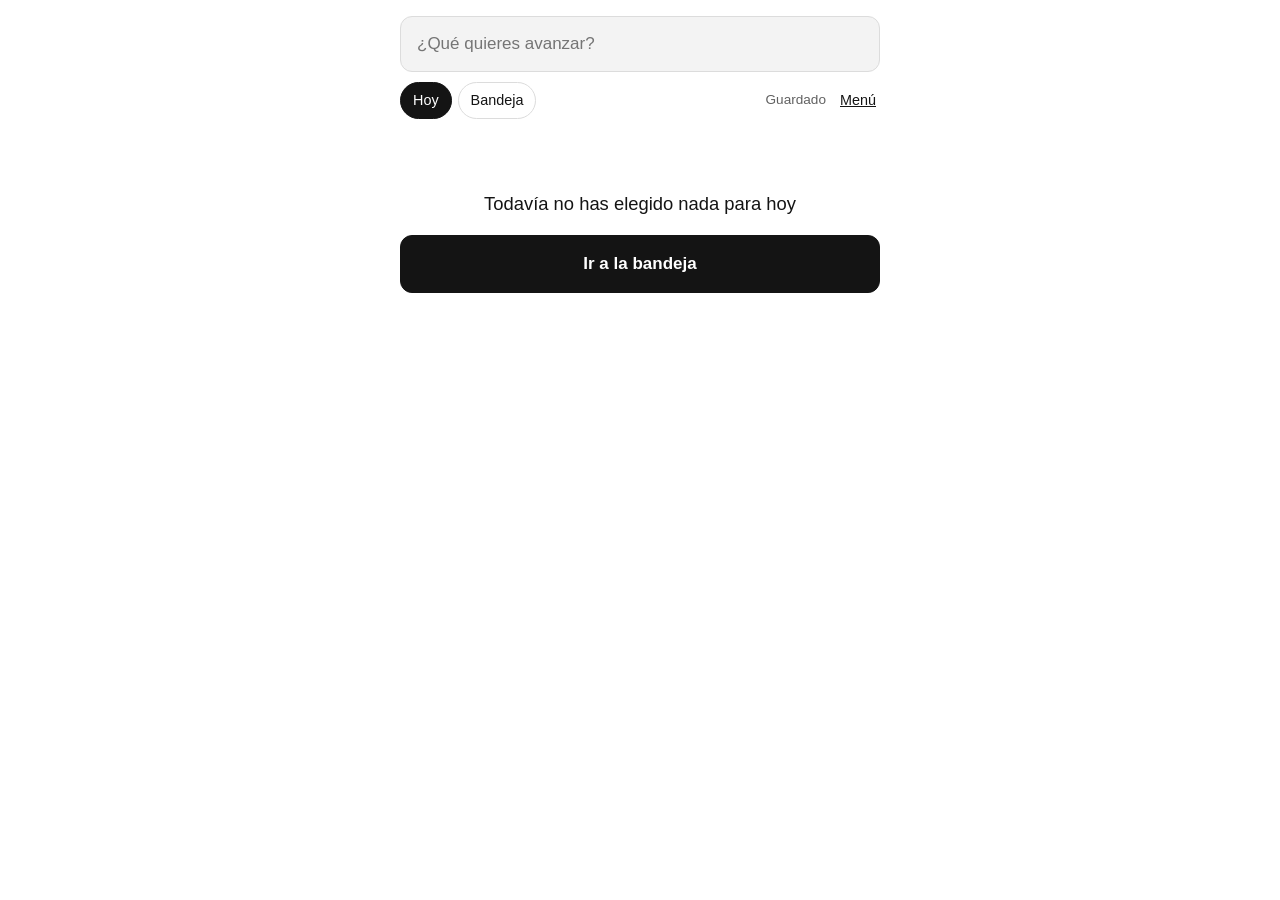
<file: index.html>
<!DOCTYPE html>
<html lang="es">
<head>
  <meta charset="utf-8">
  <meta name="viewport" content="width=device-width, initial-scale=1">
  <title>Siguiente</title>
  <style>
    :root {
      --bg: #ffffff;
      --fg: #141414;
      --muted: #616161;
      --line: #dcdcdc;
      --field: #f3f3f3;
      --accent: #141414;
      --accent-fg: #ffffff;
      --notice-bg: #f0f0f0;
      --radius: 12px;
      --maxw: 32rem;
    }
    * { box-sizing: border-box; }
    html, body { margin: 0; padding: 0; }
    body {
      background: var(--bg);
      color: var(--fg);
      font: 17px/1.5 -apple-system, BlinkMacSystemFont, "Segoe UI", Roboto, Helvetica, Arial, sans-serif;
      -webkit-text-size-adjust: 100%;
    }
    #app { max-width: var(--maxw); margin: 0 auto; padding: 16px 16px 40px; }

    /* cabecera: captura y navegación */
    header.top { margin-bottom: 20px; }
    #capture {
      width: 100%;
      padding: 14px 16px;
      font: inherit;
      border: 1px solid var(--line);
      border-radius: var(--radius);
      background: var(--field);
      color: var(--fg);
    }
    #capture:focus { outline: 2px solid var(--fg); outline-offset: 1px; }
    .toprow { display: flex; align-items: center; gap: 10px; margin-top: 10px; flex-wrap: wrap; }
    .nav { display: flex; gap: 6px; }
    .navbtn {
      border: 1px solid var(--line);
      background: transparent;
      color: var(--fg);
      padding: 7px 12px;
      border-radius: 999px;
      font: inherit;
      font-size: 0.9rem;
      cursor: pointer;
    }
    .navbtn.active { background: var(--accent); color: var(--accent-fg); border-color: var(--accent); }
    .saveind { margin-left: auto; color: var(--muted); font-size: 0.85rem; }
    .link {
      border: 0;
      background: transparent;
      color: var(--fg);
      text-decoration: underline;
      padding: 6px 4px;
      font: inherit;
      font-size: 0.9rem;
      cursor: pointer;
    }

    /* botones grandes */
    .btn {
      display: inline-block;
      width: 100%;
      padding: 15px 18px;
      border: 1px solid var(--accent);
      border-radius: var(--radius);
      background: var(--accent);
      color: var(--accent-fg);
      font: inherit;
      font-weight: 600;
      text-align: center;
      cursor: pointer;
    }
    .btn.big { padding: 18px; font-size: 1.05rem; }
    .btn.ghost { background: transparent; color: var(--fg); border-color: var(--line); }
    .btn.small { width: auto; padding: 10px 14px; font-size: 0.9rem; }
    .stack { display: flex; flex-direction: column; gap: 10px; margin-top: 16px; }

    /* vista Hoy / Sesión */
    .eyebrow { text-transform: uppercase; letter-spacing: 0.08em; font-size: 0.75rem; color: var(--muted); margin: 0 0 6px; }
    .action-big { font-size: 1.6rem; line-height: 1.25; font-weight: 700; margin: 0 0 8px; }
    .for-outcome { color: var(--muted); margin: 0 0 4px; }
    .view-title, .later-title { font-size: 1rem; margin: 28px 0 8px; }
    .later { list-style: none; padding: 0; margin: 0; }
    .later li {
      display: flex;
      justify-content: space-between;
      align-items: baseline;
      gap: 12px;
      padding: 12px 0;
      border-top: 1px solid var(--line);
    }
    .later-text { flex: 1; }

    /* bandeja */
    .tasks { list-style: none; padding: 0; margin: 0; }
    .task { padding: 14px 0; border-top: 1px solid var(--line); }
    .task:first-child { border-top: 0; }
    .task-title { font-weight: 600; }
    .task-next { color: var(--muted); font-size: 0.9rem; margin-top: 2px; }
    .task-actions { display: flex; gap: 8px; align-items: center; margin-top: 10px; flex-wrap: wrap; }
    .badge {
      border: 1px solid var(--accent);
      border-radius: 999px;
      padding: 6px 12px;
      font-size: 0.85rem;
      font-weight: 600;
    }

    /* formularios */
    .field { display: block; margin-top: 14px; }
    .field span { display: block; font-size: 0.9rem; color: var(--muted); margin-bottom: 6px; }
    .field input {
      width: 100%;
      padding: 13px 14px;
      font: inherit;
      border: 1px solid var(--line);
      border-radius: var(--radius);
      background: var(--field);
      color: var(--fg);
    }
    .field input:focus { outline: 2px solid var(--fg); outline-offset: 1px; }
    .q { font-size: 1.15rem; font-weight: 600; margin: 10px 0 0; }
    .define-for { color: var(--muted); margin: 4px 0 0; }

    /* avisos neutros (sin color de alerta en esta fase) */
    .notice {
      background: var(--notice-bg);
      border: 1px solid var(--line);
      border-radius: var(--radius);
      padding: 12px 14px;
      margin: 12px 0;
    }
    .session-banner {
      display: block;
      width: 100%;
      text-align: left;
      background: var(--notice-bg);
      border: 1px solid var(--line);
      border-radius: var(--radius);
      padding: 12px 14px;
      margin-bottom: 16px;
      font: inherit;
      cursor: pointer;
    }
    .muted { color: var(--muted); }

    /* meta de sesión */
    dl.meta { margin: 18px 0 0; }
    dl.meta > div { display: flex; justify-content: space-between; padding: 8px 0; border-top: 1px solid var(--line); }
    dl.meta dt { color: var(--muted); }
    dl.meta dd { margin: 0; font-weight: 600; }

    /* estado vacío */
    .empty { text-align: center; padding: 32px 0; }
    .empty-msg { font-size: 1.15rem; margin-bottom: 18px; }

    /* menú: importar */
    .filelabel { position: relative; overflow: hidden; }
    .filelabel input[type=file] { position: absolute; top: 0; right: 0; bottom: 0; left: 0; opacity: 0; cursor: pointer; }

    @media (min-width: 30rem) {
      .btn.big { font-size: 1.1rem; }
    }
  </style>
</head>
<body>
  <main id="app"></main>

  <script src="core.js"></script>
  <script>
  (function () {
    'use strict';

    var Core = globalThis.SiguienteCore;

    // ---------- adaptador de almacenamiento ----------
    // única puerta a la persistencia; en la Fase 1.5 se añadirá uno remoto sin tocar el resto
    var LocalStorageAdapter = {
      key: 'siguiente.v1',
      load: function () {
        var key = this.key;
        return new Promise(function (resolve) {
          try {
            var raw = localStorage.getItem(key);
            resolve(raw ? JSON.parse(raw) : null);
          } catch (e) {
            resolve(null);
          }
        });
      },
      save: function (state) {
        var key = this.key;
        return new Promise(function (resolve, reject) {
          try {
            localStorage.setItem(key, JSON.stringify(state));
            resolve();
          } catch (e) {
            reject(e);
          }
        });
      }
    };
    var adapter = LocalStorageAdapter;

    // ---------- reloj y fecha, que la interfaz inyecta al núcleo ----------
    // marca ISO 8601 UTC
    function now() { return new Date().toISOString(); }
    // fecha local en formato YYYY-MM-DD
    function localDate() {
      var d = new Date();
      var p = function (n) { return (n < 10 ? '0' : '') + n; };
      return d.getFullYear() + '-' + p(d.getMonth() + 1) + '-' + p(d.getDate());
    }

    // ---------- estado de la aplicación ----------
    var STATE = Core.emptyState();      // única fuente de verdad
    var VIEW = { name: 'hoy' };          // vista actual y datos transitorios de interfaz
    var SAVE = 'saved';                  // 'saved' | 'saving' | 'error'
    var elapsedTimer = null;             // solo repinta el tiempo transcurrido

    // ---------- utilidades ----------
    // escapa el texto de la persona antes de insertarlo en HTML
    function esc(value) {
      return String(value == null ? '' : value).replace(/[&<>"']/g, function (c) {
        return { '&': '&amp;', '<': '&lt;', '>': '&gt;', '"': '&quot;', "'": '&#39;' }[c];
      });
    }

    // fecha y hora local legible
    function fmtDateTime(iso) {
      var d = new Date(iso);
      return d.toLocaleDateString('es') + ' ' +
        d.toLocaleTimeString('es', { hour: '2-digit', minute: '2-digit' });
    }

    // duración legible a partir de milisegundos
    function fmtDur(ms) {
      var totalMin = Math.floor(ms / 60000);
      if (totalMin < 1) return 'menos de 1 min';
      var h = Math.floor(totalMin / 60);
      var m = totalMin % 60;
      if (h < 1) return m + ' min';
      return h + ' h ' + (m < 10 ? '0' : '') + m + ' min';
    }

    // texto del indicador de guardado
    function saveText() {
      return SAVE === 'saving' ? 'Guardando…' : SAVE === 'error' ? 'Error al guardar' : 'Guardado';
    }

    // busca una tarea por id
    function findTaskUi(id) {
      var list = STATE.tasks.filter(function (t) { return t.id === id; });
      return list.length ? list[0] : null;
    }

    // ---------- guardado ----------
    // adopta un estado nuevo, repinta y guarda solo si cambió
    function apply(next) {
      if (next === STATE) { render(); return; }
      STATE = Core.stampSave(next, now());   // sube revisión y sella savedAt justo antes de save()
      SAVE = 'saving';
      render();
      adapter.save(STATE).then(function () {
        SAVE = 'saved';
        refreshSaveIndicator();
      }, function () {
        SAVE = 'error';
        refreshSaveIndicator();
      });
    }

    // actualiza solo el indicador, sin repintar toda la vista
    function refreshSaveIndicator() {
      var el = document.getElementById('saveind');
      if (el) el.textContent = saveText();
    }

    // ---------- acciones de interfaz ----------
    // captura: Enter guarda una tarea con solo título
    function doCapture(title) {
      var r = Core.captureTask(STATE, { title: title }, now());
      if (r.ok) apply(r.state);
      // título vacío: no se hace nada, la captura no puede completarse
    }

    // elegir para hoy; si falta la siguiente acción, se abre el formulario y se reintenta
    function doChooseForToday(taskId) {
      var r = Core.chooseForToday(STATE, { taskId: taskId, date: localDate() }, now());
      if (r.ok) { apply(r.state); return; }
      VIEW = { name: 'definir', taskId: taskId, back: VIEW.name, choose: true };
      render();
    }

    // subir una tarea al primer lugar del plan de hoy
    function doMoveToFirst(taskId) {
      var r = Core.moveToFirst(STATE, { date: localDate(), taskId: taskId });
      if (r.ok) apply(r.state);
    }

    // empezar: abre una sesión y muestra la vista Sesión
    function doStart(taskId) {
      var r = Core.startSession(STATE, { taskId: taskId }, now());
      if (r.ok) { VIEW = { name: 'sesion' }; apply(r.state); }
    }

    // guardar la definición (usada por Definir, por Elegir sin acción y por Ajustar)
    function onSaveDefine() {
      var o = document.getElementById('d-outcome');
      var n = document.getElementById('d-next');
      var outcome = o ? o.value : '';
      var nextAction = n ? n.value : '';
      var r = Core.defineTask(STATE, { taskId: VIEW.taskId, outcome: outcome, nextAction: nextAction }, now());
      if (!r.ok) {
        VIEW.defineError = r.error;
        VIEW.draftOutcome = outcome;
        VIEW.draftNext = nextAction;
        render();
        return;
      }
      var s = r.state;
      if (VIEW.choose) {
        var r2 = Core.chooseForToday(s, { taskId: VIEW.taskId, date: localDate() }, now());
        if (r2.ok) s = r2.state;
      }
      VIEW = { name: VIEW.back || 'hoy' };
      apply(s);
    }

    // cerrar la sesión con las respuestas del cierre
    function doCloseSession(progress, finished, nextStep) {
      var r = Core.closeSession(STATE, { progress: progress, finished: finished, nextStep: nextStep }, now());
      if (!r.ok) return;
      stopElapsed();
      VIEW = { name: 'hoy' };
      apply(r.state);
    }

    // exportar el estado como archivo JSON
    function doExport() {
      var text = Core.exportState(STATE);
      var blob = new Blob([text], { type: 'application/json' });
      var url = URL.createObjectURL(blob);
      var a = document.createElement('a');
      a.href = url;
      a.download = 'siguiente.json';
      document.body.appendChild(a);
      a.click();
      document.body.removeChild(a);
      URL.revokeObjectURL(url);
    }

    // importar un archivo JSON: valida y reemplaza; si es inválido no toca nada y avisa
    function doImport(file) {
      var reader = new FileReader();
      reader.onload = function () {
        var r = Core.importState(STATE, String(reader.result));
        if (!r.ok) { VIEW = { name: 'hoy', menu: true, importError: r.error }; render(); return; }
        VIEW = { name: 'hoy' };
        apply(r.state);
      };
      reader.onerror = function () {
        VIEW = { name: 'hoy', menu: true, importError: 'No se pudo leer el archivo.' };
        render();
      };
      reader.readAsText(file);
    }

    // borrar todo, tras confirmación
    function doDeleteAll() {
      stopElapsed();
      VIEW = { name: 'hoy' };
      apply(Core.emptyState());
    }

    // ---------- render ----------
    function render() {
      var app = document.getElementById('app');
      var keepFocus = document.activeElement && document.activeElement.id === 'capture';

      var body = VIEW.menu ? menuHtml() : viewHtml();
      app.innerHTML = headerHtml() + '<section class="view">' + body + '</section>';
      wire();

      if (keepFocus) {
        var c = document.getElementById('capture');
        if (c) c.focus();
      }

      // el tiempo transcurrido solo se anima en la vista Sesión
      if (VIEW.name === 'sesion' && !VIEW.menu) startElapsed(); else stopElapsed();
    }

    // cabecera común
    function headerHtml() {
      return '' +
        '<header class="top">' +
          '<input id="capture" type="text" autocomplete="off" ' +
            'placeholder="¿Qué quieres avanzar?" aria-label="¿Qué quieres avanzar?">' +
          '<div class="toprow">' +
            '<nav class="nav">' +
              navBtn('hoy', 'Hoy') +
              navBtn('bandeja', 'Bandeja') +
            '</nav>' +
            '<span class="saveind" id="saveind">' + esc(saveText()) + '</span>' +
            '<button type="button" class="link" data-action="toggle-menu">Menú</button>' +
          '</div>' +
        '</header>';
    }

    // botón de navegación
    function navBtn(name, label) {
      var active = (!VIEW.menu && VIEW.name === name) ? ' active' : '';
      return '<button type="button" class="navbtn' + active + '" data-action="go" data-view="' + name + '">' +
        esc(label) + '</button>';
    }

    // enruta a la vista actual
    function viewHtml() {
      switch (VIEW.name) {
        case 'bandeja': return bandejaHtml();
        case 'definir': return definirHtml();
        case 'sesion': return sesionHtml();
        case 'cerrar': return cerrarHtml();
        default: return hoyHtml();
      }
    }

    // aviso para volver a una sesión abierta desde otra vista
    function sessionBanner() {
      var s = Core.openSession(STATE);
      if (!s || VIEW.name === 'sesion' || VIEW.name === 'cerrar') return '';
      return '<button type="button" class="session-banner" data-action="go" data-view="sesion">' +
        'Tienes una sesión abierta · Volver a la sesión</button>';
    }

    // vista Hoy: la primera acción del plan, y debajo el resto
    function hoyHtml() {
      var plan = Core.todayPlan(STATE, localDate()).filter(function (it) { return it.task; });
      if (plan.length === 0) {
        return '' +
          '<div class="empty">' +
            '<p class="empty-msg">Todavía no has elegido nada para hoy</p>' +
            '<button type="button" class="btn" data-action="go" data-view="bandeja">Ir a la bandeja</button>' +
          '</div>';
      }
      var first = plan[0];
      var rest = plan.slice(1);
      var html = sessionBanner();
      html += '<p class="eyebrow">Ahora</p>';
      html += '<p class="action-big">' + esc(first.task.nextAction) + '</p>';
      if (first.task.outcome) {
        html += '<p class="for-outcome">Para: ' + esc(first.task.outcome) + '</p>';
      }
      html += '<div class="stack">' +
        '<button type="button" class="btn big" data-action="start" data-id="' + esc(first.task.id) + '">Empezar</button>' +
        '<button type="button" class="btn ghost" data-action="adjust" data-id="' + esc(first.task.id) + '">Ajustar</button>' +
      '</div>';
      if (rest.length) {
        html += '<h2 class="later-title">Después</h2><ul class="later">';
        rest.forEach(function (it) {
          html += '<li>' +
            '<span class="later-text">' + esc(it.task.nextAction) + '</span>' +
            '<button type="button" class="link" data-action="tofirst" data-id="' + esc(it.task.id) + '">' +
              'Subir al primer lugar</button>' +
          '</li>';
        });
        html += '</ul>';
      }
      return html;
    }

    // vista Bandeja: tareas en inbox o active, con dos acciones por tarea
    function bandejaHtml() {
      var tasks = Core.inbox(STATE);
      var today = Core.todayPlan(STATE, localDate());
      var inToday = {};
      today.forEach(function (it) { inToday[it.taskId] = true; });

      var html = sessionBanner() + '<h2 class="view-title">Bandeja</h2>';
      if (tasks.length === 0) {
        return html + '<p class="muted">La bandeja está vacía. Escribe arriba para capturar algo.</p>';
      }
      html += '<ul class="tasks">';
      tasks.forEach(function (t) {
        html += '<li class="task">';
        html += '<div class="task-title">' + esc(t.title) + '</div>';
        html += t.nextAction
          ? '<div class="task-next">Siguiente: ' + esc(t.nextAction) + '</div>'
          : '<div class="task-next muted">Sin siguiente acción</div>';
        html += '<div class="task-actions">';
        html += '<button type="button" class="btn ghost small" data-action="define" data-id="' + esc(t.id) + '">Definir</button>';
        html += inToday[t.id]
          ? '<span class="badge">Hoy</span>'
          : '<button type="button" class="btn small" data-action="choose" data-id="' + esc(t.id) + '">Elegir para hoy</button>';
        html += '</div></li>';
      });
      html += '</ul>';
      return html;
    }

    // formulario único de definición
    function definirHtml() {
      var task = findTaskUi(VIEW.taskId);
      if (!task) return '<p class="muted">No se encontró la tarea.</p>';
      var outcomeVal = ('draftOutcome' in VIEW) ? VIEW.draftOutcome : (task.outcome || '');
      var nextVal = ('draftNext' in VIEW) ? VIEW.draftNext : (task.nextAction || '');

      var html = '<h2 class="view-title">Definir</h2>';
      html += '<p class="define-for">' + esc(task.title) + '</p>';
      if (VIEW.defineError) html += '<p class="notice">' + esc(VIEW.defineError) + '</p>';
      html += '<label class="field"><span>Resultado deseado (opcional)</span>' +
        '<input id="d-outcome" type="text" autocomplete="off" value="' + esc(outcomeVal) + '"></label>';
      html += '<label class="field"><span>Siguiente acción</span>' +
        '<input id="d-next" type="text" autocomplete="off" value="' + esc(nextVal) + '"></label>';
      html += '<div class="stack">' +
        '<button type="button" class="btn big" data-action="save-define">Guardar</button>' +
        '<button type="button" class="btn ghost" data-action="cancel-define">Cancelar</button>' +
      '</div>';
      return html;
    }

    // vista Sesión: la acción, la hora de inicio y el tiempo transcurrido
    function sesionHtml() {
      var s = Core.openSession(STATE);
      if (!s) return '<p class="muted">No hay ninguna sesión abierta.</p>';
      var task = findTaskUi(s.taskId);

      var html = '';
      if (VIEW.reentry) {
        html += '<p class="notice">Sesión abierta desde ' + esc(fmtDateTime(s.startedAt)) + '</p>';
      }
      html += '<p class="eyebrow">En curso</p>';
      html += '<p class="action-big">' + esc(task ? task.nextAction : '(tarea no encontrada)') + '</p>';
      if (task && task.outcome) {
        html += '<p class="for-outcome">Para: ' + esc(task.outcome) + '</p>';
      }
      html += '<dl class="meta">' +
        '<div><dt>Inicio</dt><dd>' + esc(fmtDateTime(s.startedAt)) + '</dd></div>' +
        '<div><dt>Transcurrido</dt><dd id="elapsed">' + esc(fmtDur(Core.sessionDuration(s, now()))) + '</dd></div>' +
      '</dl>';
      html += '<div class="stack"><button type="button" class="btn big" data-action="finish">Listo</button></div>';
      return html;
    }

    // cierre de la sesión en tres preguntas encadenadas
    function cerrarHtml() {
      var s = Core.openSession(STATE);
      if (!s) return '<p class="muted">No hay ninguna sesión abierta.</p>';
      var task = findTaskUi(s.taskId);
      var step = VIEW.step || 1;

      var html = '<h2 class="view-title">Cerrar la sesión</h2>';
      if (step === 1) {
        html += '<p class="q">¿Avanzaste?</p>';
        html += '<div class="stack">' +
          '<button type="button" class="btn" data-action="cl-progress" data-value="yes">Sí</button>' +
          '<button type="button" class="btn" data-action="cl-progress" data-value="some">Algo</button>' +
          '<button type="button" class="btn" data-action="cl-progress" data-value="no">No</button>' +
        '</div>';
      } else if (step === 2) {
        html += '<p class="q">¿Terminaste la tarea?</p>';
        html += '<div class="stack">' +
          '<button type="button" class="btn" data-action="cl-finished" data-value="yes">Sí</button>' +
          '<button type="button" class="btn ghost" data-action="cl-finished" data-value="no">No, sigue</button>' +
        '</div>';
      } else {
        var def = task ? (task.nextAction || '') : '';
        html += '<p class="q">¿Cuál es el siguiente paso cuando vuelvas?</p>';
        html += '<label class="field"><span>Siguiente acción</span>' +
          '<input id="cl-next" type="text" autocomplete="off" value="' + esc(def) + '"></label>';
        html += '<div class="stack"><button type="button" class="btn big" data-action="cl-confirm">Confirmar</button></div>';
      }
      html += '<div class="stack"><button type="button" class="link" data-action="cl-cancel">Cancelar</button></div>';
      return html;
    }

    // menú: exportar, importar y borrar todo
    function menuHtml() {
      var html = '<h2 class="view-title">Menú</h2>';
      if (VIEW.importError) {
        html += '<p class="notice">No se pudo importar: ' + esc(VIEW.importError) + '</p>';
      }
      html += '<div class="stack">';
      html += '<button type="button" class="btn ghost" data-action="export">Exportar JSON</button>';
      html += '<label class="btn ghost filelabel">Importar JSON' +
        '<input id="importfile" type="file" accept="application/json,.json"></label>';
      if (!VIEW.confirmWipe) {
        html += '<button type="button" class="btn ghost" data-action="wipe-ask">Borrar todo</button>';
      } else {
        html += '<div class="notice">¿Seguro? Se borran todas las tareas y sesiones.</div>';
        html += '<button type="button" class="btn" data-action="wipe-yes">Sí, borrar todo</button>';
        html += '<button type="button" class="btn ghost" data-action="wipe-no">Cancelar</button>';
      }
      html += '</div>';
      html += '<div class="stack"><button type="button" class="link" data-action="toggle-menu">Cerrar menú</button></div>';
      return html;
    }

    // ---------- eventos ----------
    function wire() {
      var cap = document.getElementById('capture');
      if (cap) {
        cap.addEventListener('keydown', function (e) {
          if (e.key !== 'Enter') return;
          var value = cap.value;
          cap.value = '';
          doCapture(value);
        });
      }
      var imp = document.getElementById('importfile');
      if (imp) {
        imp.addEventListener('change', function () {
          if (imp.files && imp.files[0]) doImport(imp.files[0]);
        });
      }
    }

    // clic delegado sobre el contenedor
    function onClick(e) {
      var btn = e.target.closest ? e.target.closest('[data-action]') : null;
      if (!btn) return;
      var action = btn.getAttribute('data-action');
      var id = btn.getAttribute('data-id');
      var view = btn.getAttribute('data-view');
      var value = btn.getAttribute('data-value');

      if (action === 'go') {
        VIEW = { name: view };
        render();
      } else if (action === 'toggle-menu') {
        VIEW.menu = !VIEW.menu;
        VIEW.confirmWipe = false;
        VIEW.importError = null;
        render();
      } else if (action === 'define') {
        VIEW = { name: 'definir', taskId: id, back: 'bandeja', choose: false };
        render();
      } else if (action === 'choose') {
        doChooseForToday(id);
      } else if (action === 'adjust') {
        VIEW = { name: 'definir', taskId: id, back: 'hoy', choose: false };
        render();
      } else if (action === 'start') {
        doStart(id);
      } else if (action === 'tofirst') {
        doMoveToFirst(id);
      } else if (action === 'save-define') {
        onSaveDefine();
      } else if (action === 'cancel-define') {
        VIEW = { name: VIEW.back || 'hoy' };
        render();
      } else if (action === 'finish') {
        VIEW = { name: 'cerrar', step: 1, progress: null, finished: null };
        render();
      } else if (action === 'cl-progress') {
        VIEW.progress = value;
        VIEW.step = 2;
        render();
      } else if (action === 'cl-finished') {
        if (value === 'yes') {
          doCloseSession(VIEW.progress, true, null);
        } else {
          VIEW.finished = false;
          VIEW.step = 3;
          render();
        }
      } else if (action === 'cl-confirm') {
        var nx = document.getElementById('cl-next');
        doCloseSession(VIEW.progress, false, nx ? nx.value : '');
      } else if (action === 'cl-cancel') {
        VIEW = { name: 'sesion' };
        render();
      } else if (action === 'export') {
        doExport();
      } else if (action === 'wipe-ask') {
        VIEW.confirmWipe = true;
        render();
      } else if (action === 'wipe-yes') {
        doDeleteAll();
      } else if (action === 'wipe-no') {
        VIEW.confirmWipe = false;
        render();
      }
    }

    // ---------- tiempo transcurrido ----------
    function startElapsed() {
      stopElapsed();
      elapsedTimer = setInterval(function () {
        var s = Core.openSession(STATE);
        var el = document.getElementById('elapsed');
        if (!s || !el) { stopElapsed(); return; }
        // el intervalo solo repinta; no cuenta ni guarda
        el.textContent = fmtDur(Core.sessionDuration(s, now()));
      }, 1000);
    }
    function stopElapsed() {
      if (elapsedTimer) { clearInterval(elapsedTimer); elapsedTimer = null; }
    }

    // ---------- arranque ----------
    function init() {
      document.getElementById('app').addEventListener('click', onClick);
      adapter.load().then(function (loaded) {
        STATE = (loaded && typeof loaded === 'object' && !Array.isArray(loaded))
          ? Core.migrate(loaded)
          : Core.emptyState();
        SAVE = 'saved';
        // reentrada: si hay una sesión abierta se muestra la vista Sesión; si no, Hoy
        VIEW = Core.openSession(STATE) ? { name: 'sesion', reentry: true } : { name: 'hoy' };
        render();
      });
    }

    init();
  })();
  </script>
</body>
</html>
</file>
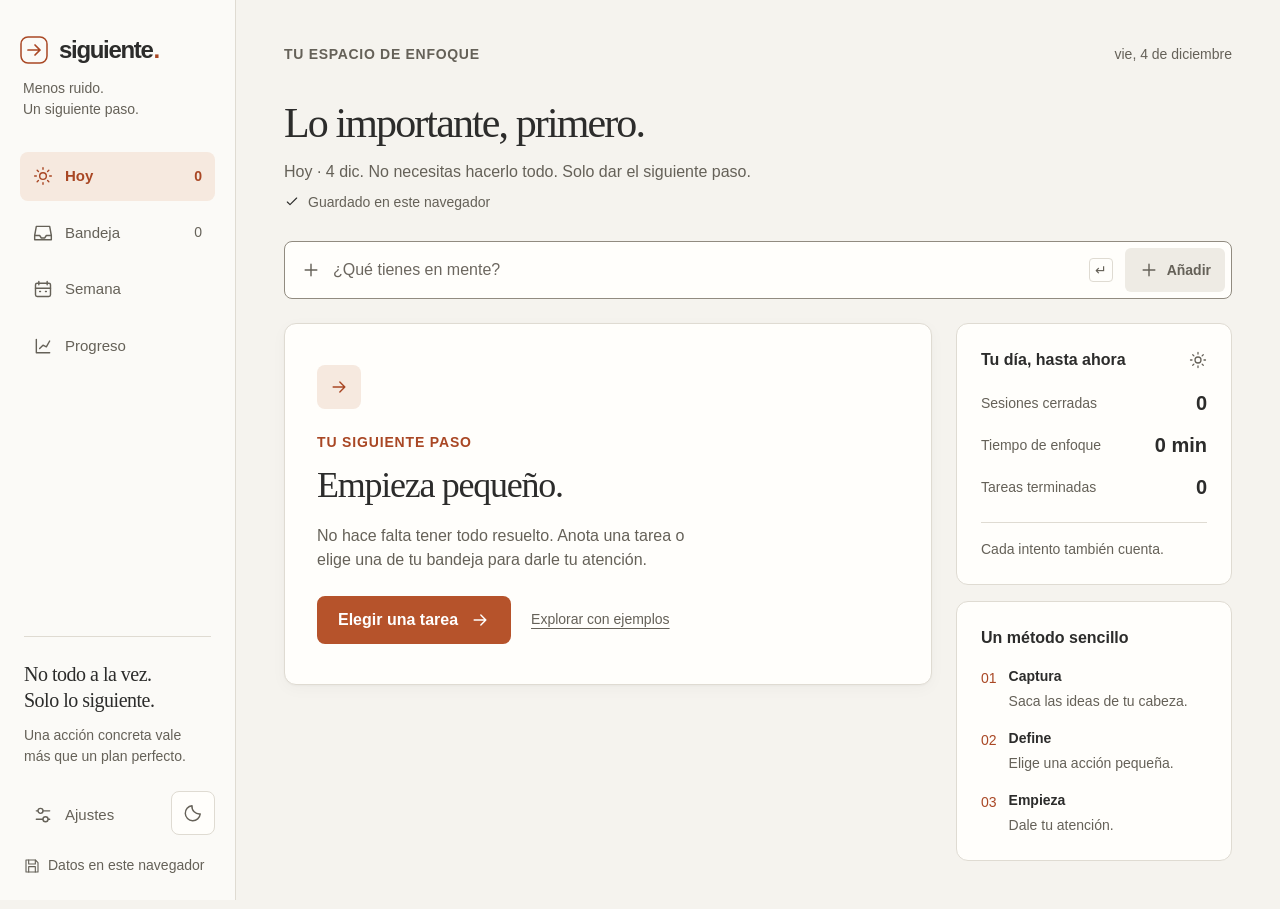
<file: public/index.html>
<!doctype html>
<html lang="es" data-theme="system">
<head>
<meta charset="utf-8">
<meta name="viewport" content="width=device-width, initial-scale=1, viewport-fit=cover, interactive-widget=resizes-content">
<meta name="color-scheme" content="light dark">
<meta name="theme-color" content="#f5f3ee" media="(prefers-color-scheme: light)">
<meta name="theme-color" content="#171513" media="(prefers-color-scheme: dark)">
<meta name="description" content="Siguiente: captura tareas, define un siguiente paso y dedica tu atención. Un espacio de enfoque que guarda tus datos en tu navegador.">
<meta http-equiv="Content-Security-Policy" content="default-src 'self' data: blob:; script-src 'unsafe-inline'; style-src 'unsafe-inline'; connect-src 'self'; img-src 'self' data: blob:; object-src 'none'; base-uri 'none'; form-action 'none'">
<title>Siguiente · Un paso a la vez</title>
<link rel="icon" type="image/png" sizes="64x64" href="[data-uri]">
<script>try{var t=localStorage.getItem('siguiente.theme');if(['light','dark','system'].includes(t))document.documentElement.dataset.theme=t;}catch(e){}</script>
<style>
/* MOBILE-FIRST · base: 320–639 px; mejoras progresivas: 640 / 1024 / 1280 px. Controles de 44–48 px, safe areas y navegación fuera del contenido. */
/* Siguiente · interfaz editorial. Sin fuentes, imágenes ni librerías externas. */
:root {
  color-scheme: light;
  --bg: #f5f3ee;
  --sidebar: #fbfaf7;
  --surface: #fffefb;
  --surface-2: #eeebe4;
  --text: #2c2c2b;
  --text-dim: #656158;
  --text-faint: #6c675f;
  --line: #dfdbd2;
  --line-strong: #918b80;
  --accent: #a94724;
  --accent-fill: #b6532b;
  --accent-hover: #9e4522;
  --accent-ink: #fff;
  --accent-soft: #f6e9df;
  --green: #34734e;
  --green-soft: #e9f1e9;
  --red: #b43f35;
  --red-soft: #fae9e5;
  --font: -apple-system, BlinkMacSystemFont, "Segoe UI", sans-serif;
  --display: Georgia, "Times New Roman", serif;
  --r-control: 8px;
  --r-panel: 12px;
  --shadow: 0 1px 2px rgb(32 25 15 / 3%), 0 4px 16px rgb(32 25 15 / 3%);
  --sidebar-width: 212px;
}
@media (prefers-color-scheme: dark) {
  :root:not([data-theme="light"]) {
    color-scheme: dark;
    --bg: #171513;
    --sidebar: #1b1916;
    --surface: #22201c;
    --surface-2: #2d2924;
    --text: #f4f0e8;
    --text-dim: #b8b0a4;
    --text-faint: #aaa296;
    --line: #403b34;
    --line-strong: #807567;
    --accent: #f29e6e;
    --accent-fill: #e68b57;
    --accent-hover: #f09c6a;
    --accent-ink: #211810;
    --accent-soft: #34271f;
    --green: #a2c2a5;
    --green-soft: #253128;
    --red: #f59c8c;
    --red-soft: #3b2520;
    --shadow: none;
  }
}
:root[data-theme="dark"] {
  color-scheme: dark;
  --bg: #171513;
  --sidebar: #1b1916;
  --surface: #22201c;
  --surface-2: #2d2924;
  --text: #f4f0e8;
  --text-dim: #b8b0a4;
  --text-faint: #aaa296;
  --line: #403b34;
  --line-strong: #807567;
  --accent: #f29e6e;
  --accent-fill: #e68b57;
  --accent-hover: #f09c6a;
  --accent-ink: #211810;
  --accent-soft: #34271f;
  --green: #a2c2a5;
  --green-soft: #253128;
  --red: #f59c8c;
  --red-soft: #3b2520;
  --shadow: none;
}
* {
  box-sizing: border-box;
}
html {
  background: var(--bg);
  scroll-behavior: smooth;
}
body {
  margin: 0;
  background: var(--bg);
  color: var(--text);
  font: 400 16px/1.5 var(--font);
  -webkit-font-smoothing: antialiased;
  -webkit-text-size-adjust: 100%;
}
button,
input,
select,
textarea {
  font: inherit;
}
button,
select {
  cursor: pointer;
}
button {
  color: inherit;
}
button:disabled {
  cursor: not-allowed;
}
button,
a,
input,
select,
textarea,
[tabindex] {
  -webkit-tap-highlight-color: transparent;
}
:focus-visible {
  outline: 2px solid var(--accent);
  outline-offset: 4px;
}
input:focus-visible,
select:focus-visible,
textarea:focus-visible {
  outline-offset: 2px;
}
[hidden] {
  display: none !important;
}
::selection {
  color: var(--text);
  background: var(--accent-soft);
}
svg {
  display: block;
  width: 20px;
  height: 20px;
  flex: none;
}
/* Titulares con líneas equilibradas y párrafos sin una palabra sola al final. */
h1,
h2,
.menu-intro {
  text-wrap: balance;
}
p {
  text-wrap: pretty;
}
.sr-only {
  position: absolute;
  width: 1px;
  height: 1px;
  padding: 0;
  margin: -1px;
  overflow: hidden;
  clip-path: inset(50%);
  white-space: nowrap;
  border: 0;
}
.skip-link {
  opacity: 0;
  pointer-events: none;
  position: fixed;
  z-index: 100;
  left: 16px;
  top: -100px;
  padding: 12px 16px;
  border-radius: 8px;
  color: var(--accent-ink);
  background: var(--accent-fill);
}
#main-content:focus-visible {
  outline-offset: -4px;
}
.skip-link:focus {
  opacity: 1;
  pointer-events: auto;
  top: 16px;
}
#app {
  grid-template-columns: var(--sidebar-width) minmax(0, 1fr);
  min-height: 100vh;
  min-height: 100dvh;
  display: flex;
  flex-direction: column;
  height: 100dvh;
  overflow: hidden;
}
.sidebar {
  position: sticky;
  top: 0;
  overflow-y: auto;
  flex-direction: column;
  height: 100vh;
  height: 100dvh;
  padding: 36px 16px 24px;
  border-right: 1px solid var(--line);
  background: var(--sidebar);
  display: none;
}
.brand {
  display: flex;
  gap: 9px;
  align-items: center;
  width: max-content;
  color: var(--text);
  font-size: 24px;
  line-height: 1;
  font-weight: 650;
  letter-spacing: -0.055em;
}
.brand-period {
  color: var(--accent);
  margin-left: -8px;
}
.brand-icon {
  width: 28px;
  height: 28px;
  color: var(--accent);
  margin-right: 2px;
}
.brand-caption {
  margin: 14px 0 32px;
  padding-left: 3px;
  color: var(--text-dim);
  font-size: 14px;
  line-height: 1.5;
}
.sidenav {
  display: flex;
  flex-direction: column;
  gap: 8px;
}
.nav-item {
  display: flex;
  align-items: center;
  gap: 12px;
  width: 100%;
  min-height: 48px;
  padding: 12px;
  border: 1px solid transparent;
  border-radius: 8px;
  background: transparent;
  color: var(--text-dim);
  text-align: left;
  font-size: 15px;
  font-weight: 500;
}
.nav-item:hover {
  color: var(--text);
  background: var(--surface-2);
}
.nav-item[aria-current] {
  color: var(--accent);
  background: var(--accent-soft);
  font-weight: 650;
}
.nav-count {
  margin-left: auto;
  color: var(--text-dim);
  font-size: 14px;
  font-variant-numeric: tabular-nums;
}
.nav-item[aria-current] .nav-count {
  color: var(--accent);
}
.sidebar-bottom {
  margin-top: auto;
  padding-top: 32px;
}
.sidebar-note {
  margin: 0 4px 24px;
  border-top: 1px solid var(--line);
  padding-top: 24px;
}
.sidebar-note strong {
  display: block;
  font-weight: 500;
  font-family: var(--display);
  font-size: 20px;
  line-height: 1.3;
  letter-spacing: -0.025em;
}
.sidebar-note p {
  margin: 12px 0 0;
  color: var(--text-dim);
  font-size: 14px;
}
.sidebar-actions {
  display: flex;
  gap: 4px;
}
.sidebar-actions .nav-item {
  flex: 1;
}
.sidebar-footer {
  display: flex;
  align-items: center;
  gap: 8px;
  padding: 16px 4px 0;
  color: var(--text-dim);
  font-size: 14px;
}
.sidebar-footer svg {
  width: 16px;
  height: 16px;
}
.workspace {
  min-width: 0;
  flex: 1;
  min-height: 0;
  overflow-y: auto;
  overscroll-behavior-y: contain;
  padding: max(20px, env(safe-area-inset-top))
    max(16px, env(safe-area-inset-right)) 24px
    max(16px, env(safe-area-inset-left));
  scroll-padding-top: 16px;
  scroll-padding-bottom: 24px;
}
.content {
  max-width: 1072px;
  margin: 0 auto;
}
.appbar {
  margin-bottom: 20px;
}
.topline {
  display: flex;
  align-items: center;
  justify-content: space-between;
  gap: 16px;
  margin-bottom: 20px;
}
.eyebrow {
  margin: 0;
  color: var(--text-dim);
  font-size: 14px;
  font-weight: 550;
  letter-spacing: 0.05em;
  text-transform: uppercase;
  display: none;
}
.topline-right {
  display: flex;
  align-items: center;
  gap: 8px;
}
.date-label {
  color: var(--text-dim);
  font-size: 14px;
  display: none;
}
.iconbtn {
  display: grid;
  place-items: center;
  flex: none;
  width: 44px;
  height: 44px;
  padding: 0;
  border: 1px solid var(--line);
  border-radius: var(--r-control);
  background: var(--surface);
  color: var(--text-dim);
}
.iconbtn:hover {
  border-color: var(--line-strong);
  color: var(--text);
}
.appbar h1 {
  margin: 0;
  font: 400 clamp(28px, 8vw, 32px)/1.14 var(--display);
  letter-spacing: -0.045em;
  overflow-wrap: anywhere;
}
.appbar-subtitle {
  margin: 8px 0 0;
  max-width: 65ch;
  color: var(--text-dim);
}
.mobile-brand {
  display: flex;
  font-size: 21px;
}
.mobile-tools {
  display: flex;
  align-items: center;
  gap: 8px;
}
.saveind {
  color: var(--text-dim);
  font-size: 14px;
}
.appbar-save {
  display: inline-flex;
  align-items: center;
  gap: 8px;
  margin-top: 12px;
}
.appbar-save svg {
  width: 16px;
  height: 16px;
}
.capture-form {
  display: flex;
  align-items: center;
  margin: 0 0 20px;
  padding: 6px 6px 6px 12px;
  border: 1px solid var(--line-strong);
  border-radius: var(--r-control);
  background: var(--surface);
  gap: 8px;
}
.capture-form:focus-within {
  border-color: var(--accent);
  box-shadow: 0 0 0 2px var(--accent-soft);
}
.capture-form > svg {
  color: var(--text-dim);
  width: 18px;
  height: 18px;
}
.capture {
  width: 100%;
  min-width: 0;
  height: 44px;
  padding: 8px 0;
  border: 0;
  border-radius: 4px;
  background: transparent;
  color: var(--text);
  font-size: 16px;
}
.capture:focus-visible {
  outline: 0;
}
.capture::placeholder,
.field input::placeholder,
.log-search::placeholder {
  color: var(--text-faint);
  opacity: 1;
}
.capture-add {
  display: flex;
  justify-content: center;
  align-items: center;
  flex: none;
  height: 44px;
  gap: 8px;
  border: 0;
  border-radius: 6px;
  background: var(--accent-fill);
  color: var(--accent-ink);
  font-size: 14px;
  font-weight: 600;
  min-width: 44px;
  width: 44px;
  padding: 0;
}
.capture-add:disabled {
  background: var(--surface-2);
  color: var(--text-dim);
}
.capture-add:not(:disabled):hover {
  background: var(--accent-hover);
}
kbd {
  display: inline-grid;
  place-items: center;
  min-width: 24px;
  min-height: 24px;
  padding: 0 5px;
  border: 1px solid var(--line);
  border-radius: 4px;
  color: var(--text-dim);
  background: var(--surface);
  font: 400 14px/1 var(--font);
}
.capture-hint {
  color: var(--text-dim);
  font-size: 14px;
  display: none;
}
.btn {
  display: inline-flex;
  align-items: center;
  justify-content: center;
  gap: 12px;
  width: 100%;
  min-height: 48px;
  padding: 12px 20px;
  border: 1px solid transparent;
  border-radius: var(--r-control);
  font-size: 16px;
  font-weight: 600;
  line-height: 1.4;
  text-align: center;
}
.btn-arrow {
  font-size: 20px;
  font-weight: 400;
  line-height: 1;
}
.btn--primary {
  background: var(--accent-fill);
  color: var(--accent-ink);
}
.btn--primary:hover {
  background: var(--accent-hover);
}
.btn--quiet {
  background: var(--surface);
  border-color: var(--line-strong);
  color: var(--text);
}
.btn--quiet:hover {
  background: var(--surface-2);
}
.btn--light {
  background: var(--text);
  color: var(--bg);
}
.btn--light:hover {
  opacity: 0.9;
}
.btn--text {
  width: auto;
  min-height: 44px;
  padding: 8px 0;
  color: var(--text-dim);
  background: transparent;
  font-weight: 500;
}
.btn--text:hover {
  color: var(--text);
}
.btn--small {
  width: auto;
  min-height: 44px;
  padding: 8px 14px;
  font-size: 14px;
}
.btn--danger {
  color: var(--red);
  border-color: var(--red);
  background: var(--surface);
}
.btn--danger:hover {
  background: var(--red-soft);
}
.link {
  display: inline-flex;
  align-items: center;
  justify-content: center;
  min-width: 44px;
  min-height: 44px;
  gap: 8px;
  padding: 8px 0;
  border: 0;
  background: transparent;
  color: var(--text-dim);
  font-size: 14px;
  font-weight: 500;
  text-decoration: underline;
  text-underline-offset: 4px;
}
.link:hover {
  color: var(--accent);
}
.badge,
.t-tag {
  display: inline-flex;
  align-items: center;
  flex: none;
  gap: 6px;
  padding: 4px 8px;
  border: 1px solid var(--line);
  border-radius: 4px;
  color: var(--text-dim);
  font-size: 14px;
  line-height: 1.5;
}
.badge--green {
  color: var(--green);
  border-color: transparent;
  background: var(--green-soft);
}
.badge--accent {
  color: var(--accent);
  border-color: transparent;
  background: var(--accent-soft);
}
.panel-kicker,
.empty-index,
.session-kicker {
  color: var(--accent);
  font-size: 14px;
  font-weight: 600;
  letter-spacing: 0.06em;
  line-height: 1.4;
}
.panel-kicker {
  margin: 0;
}
.today-layout {
  display: grid;
  align-items: start;
  grid-template-columns: minmax(0, 1fr);
  gap: 16px;
}
.today-main {
  min-width: 0;
}
.focus-card,
.empty-state {
  border: 1px solid var(--line);
  border-radius: var(--r-panel);
  background: var(--surface);
  box-shadow: var(--shadow);
  padding: 20px;
}
.focus-top {
  display: flex;
  align-items: center;
  justify-content: space-between;
  flex-wrap: wrap;
  gap: 8px;
  margin-bottom: 20px;
}
.focus-number {
  display: inline-flex;
  align-items: center;
  gap: 8px;
  color: var(--text-dim);
  font-size: 14px;
}
.focus-number svg {
  width: 16px;
  height: 16px;
}
.task-context {
  margin: 0 0 12px;
  color: var(--text-dim);
  font-size: 16px;
  overflow-wrap: anywhere;
}
.hero {
  margin: 0;
  color: var(--text);
  font: 400 clamp(28px, 8vw, 32px)/1.2 var(--display);
  letter-spacing: -0.035em;
  overflow-wrap: anywhere;
}
.hero--long {
  font-size: 26px !important;
  line-height: 1.35;
  letter-spacing: -0.02em;
}
.hero--xlong {
  font-size: 22px !important;
  line-height: 1.4;
  letter-spacing: -0.01em;
}
.for-outcome {
  margin: 16px 0 0;
  color: var(--text-dim);
  font-size: 16px;
  overflow-wrap: anywhere;
}
.for-outcome strong {
  font-weight: 500;
}
.now-actions {
  display: flex;
  flex-direction: column;
  align-items: stretch;
  gap: 8px;
  margin-top: 24px;
}
.now-actions .btn--primary {
  width: 100%;
  min-width: 0;
}
.focus-foot {
  display: flex;
  align-items: center;
  gap: 8px;
  margin: 20px 0 0;
  border-top: 1px solid var(--line);
  color: var(--text-dim);
  font-size: 14px;
  padding-top: 16px;
}
.focus-foot svg {
  width: 16px;
  height: 16px;
}
.empty-state {
  display: flex;
  flex-direction: column;
  align-items: flex-start;
  min-height: 0;
  justify-content: flex-start;
}
.empty-state .empty-mark {
  display: grid;
  place-items: center;
  color: var(--accent);
  background: var(--accent-soft);
  border-radius: 8px;
  width: 40px;
  height: 40px;
  margin-bottom: 16px;
}
.empty-state h2 {
  margin: 10px 0 0;
  font: 400 30px/1.2 var(--display);
  letter-spacing: -0.035em;
}
.empty-state p {
  max-width: 43ch;
  color: var(--text-dim);
  margin: 12px 0 20px;
}
.empty-state .btn {
  width: 100%;
}
.empty-links {
  display: flex;
  flex-wrap: wrap;
  width: 100%;
  flex-direction: column;
  align-items: stretch;
  gap: 4px;
}
.rail-card {
  border: 1px solid var(--line);
  border-radius: var(--r-panel);
  background: var(--surface);
  padding: 20px;
}
.rail-card + .rail-card {
  margin-top: 0;
}
.rail-title {
  display: flex;
  align-items: center;
  justify-content: space-between;
  gap: 8px;
  margin: 0 0 16px;
  font-size: 16px;
  font-weight: 600;
}
.rail-title svg {
  color: var(--text-dim);
  width: 18px;
  height: 18px;
}
.daily-metrics {
  display: grid;
  gap: 12px;
}
.daily-metric {
  display: flex;
  align-items: center;
  justify-content: space-between;
  gap: 12px;
}
.daily-metric span {
  color: var(--text-dim);
  font-size: 14px;
}
.daily-metric strong {
  color: var(--text);
  font-size: 20px;
  font-weight: 550;
  font-variant-numeric: tabular-nums;
}
.rail-caption {
  margin: 20px 0 0;
  padding-top: 16px;
  border-top: 1px solid var(--line);
  color: var(--text-dim);
  font-size: 14px;
}
.guide-list {
  list-style: none;
  padding: 0;
  margin: 0;
  display: grid;
  gap: 16px;
  counter-reset: steps;
}
.guide-list li {
  display: flex;
  align-items: flex-start;
  gap: 12px;
}
.guide-list li::before {
  counter-increment: steps;
  content: counter(steps, decimal-leading-zero);
  color: var(--accent);
  font-size: 14px;
  padding-top: 2px;
}
.guide-list strong {
  display: block;
  font-size: 14px;
  font-weight: 600;
}
.guide-list p {
  margin: 4px 0 0;
  color: var(--text-dim);
  font-size: 14px;
}
.section-heading {
  display: flex;
  align-items: center;
  justify-content: space-between;
  gap: 12px;
  margin: 24px 0 12px;
}
.section-heading h2,
.section-label {
  margin: 0;
  font-size: 16px;
  font-weight: 600;
}
.section-heading span {
  color: var(--text-dim);
  font-size: 14px;
}
.rows {
  list-style: none;
  margin: 0;
  padding: 0;
}
.later {
  display: flex;
  align-items: center;
  border-bottom: 1px solid var(--line);
  gap: 12px;
  padding: 16px 0;
}
.later-index {
  color: var(--text-dim);
  font-size: 14px;
  font-variant-numeric: tabular-nums;
}
.later .txt {
  flex: 1;
  min-width: 0;
  font-size: 16px;
  font-weight: 500;
  overflow-wrap: anywhere;
}
.sub {
  display: block;
  margin-top: 4px;
  color: var(--text-dim);
  font-size: 14px;
  font-weight: 400;
}
.later .iconbtn {
  border-color: transparent;
  background: transparent;
}
.later .iconbtn:hover {
  border-color: var(--line);
  background: var(--surface);
}
.plan-footer {
  display: flex;
  justify-content: space-between;
  gap: 16px;
  margin-top: 8px;
  align-items: flex-start;
}
.plan-footer p {
  color: var(--text-dim);
  font-size: 14px;
  margin: 0;
  max-width: 22ch;
}
.section-intro {
  margin-bottom: 24px;
}
.section-intro h2 {
  font: 400 28px/1.2 var(--display);
  margin: 0 0 8px;
  letter-spacing: -0.025em;
}
.section-intro p {
  margin: 0;
  color: var(--text-dim);
}
.inbox-controls {
  display: flex;
  justify-content: space-between;
  margin: 0 0 16px;
  flex-direction: column;
  align-items: stretch;
  gap: 12px;
}
.search-field {
  position: relative;
  flex: 1;
  max-width: none;
}
.search-field > svg {
  position: absolute;
  left: 14px;
  top: 13px;
  color: var(--text-dim);
  pointer-events: none;
}
.log-search {
  width: 100%;
  height: 46px;
  min-width: 0;
  padding: 10px 14px;
  border: 1px solid var(--line-strong);
  border-radius: 8px;
  background: var(--surface);
  color: var(--text);
  font-size: 16px;
}
.search-field .log-search {
  padding-left: 44px;
}
.filter-select {
  min-height: 46px;
  padding: 8px 36px 8px 12px;
  border: 1px solid var(--line-strong);
  border-radius: 8px;
  background: var(--surface);
  color: var(--text);
  font-size: 16px;
  max-width: none;
  width: 100%;
}
.results-count {
  margin: 0 0 16px;
  color: var(--text-dim);
  font-size: 14px;
}
.task {
  margin-bottom: 12px;
  border: 1px solid var(--line);
  border-radius: var(--r-panel);
  background: var(--surface);
  padding: 20px;
}
.task--captured {
  border-color: var(--accent);
}
.t-topline {
  display: flex;
  align-items: flex-start;
  justify-content: space-between;
  flex-wrap: wrap;
  gap: 12px;
}
.t-title {
  flex: 1;
  min-width: 0;
  font-weight: 550;
  line-height: 1.4;
  overflow-wrap: anywhere;
  font-size: 18px;
}
.t-next {
  margin-top: 8px;
  color: var(--text-dim);
  font-size: 16px;
  overflow-wrap: anywhere;
}
.t-next.none {
  color: var(--text-faint);
}
.t-dur {
  display: flex;
  align-items: center;
  gap: 8px;
  margin: 12px 0 0;
  color: var(--text-dim);
  font-size: 14px;
}
.t-dur svg {
  width: 16px;
  height: 16px;
}
.t-actions {
  display: flex;
  align-items: center;
  flex-wrap: wrap;
  margin-top: 20px;
  gap: 12px;
}
.task .field {
  margin-top: 20px;
}
.task .capture {
  padding: 10px 12px;
  min-height: 48px;
  border: 1px solid var(--line-strong);
  background: var(--bg);
}
.task .capture:focus-visible {
  outline: 2px solid var(--accent);
}
.action-hint {
  color: var(--text-dim);
  font-size: 14px;
  margin: 8px 0 0;
}
.plain-empty,
.empty {
  padding: 40px 24px;
  text-align: center;
  border: 1px dashed var(--line-strong);
  border-radius: var(--r-panel);
  color: var(--text-dim);
  background: var(--surface);
}
.plain-empty h2 {
  color: var(--text);
  font-size: 20px;
  margin: 12px 0;
  font-weight: 500;
}
.plain-empty svg {
  width: 28px;
  height: 28px;
  margin: 0 auto;
  color: var(--accent);
}
.plain-empty p {
  margin: 8px auto;
  max-width: 50ch;
}
.notice {
  display: flex;
  gap: 12px;
  justify-content: space-between;
  padding: 16px;
  margin: 0 0 20px;
  border: 1px solid var(--line-strong);
  border-radius: 8px;
  background: var(--surface);
  color: var(--text-dim);
  font-size: 14px;
  line-height: 1.5;
  overflow-wrap: anywhere;
  align-items: flex-start;
}
.notice--error {
  color: var(--red);
  border-color: var(--red);
  background: var(--red-soft);
}
.notice--accent {
  background: var(--accent-soft);
  border-color: transparent;
  color: var(--accent);
}
.as-button {
  width: 100%;
  text-align: left;
  cursor: pointer;
}
.as-button:hover {
  border-color: var(--accent);
}
.as-button > svg {
  flex: none;
}
.notice .link {
  color: inherit;
  flex: none;
}
.demo-banner {
  display: flex;
  justify-content: space-between;
  margin: 0 0 20px;
  border-radius: 8px;
  color: var(--accent);
  background: var(--accent-soft);
  font-size: 14px;
  align-items: center;
  padding: 8px 12px;
  gap: 12px;
}
.demo-banner .link {
  color: inherit;
  white-space: nowrap;
}
.define-card,
.menu-card {
  max-width: 744px;
  border: 1px solid var(--line);
  border-radius: var(--r-panel);
  background: var(--surface);
  padding: 24px;
}
.define-for,
.ajustar-title {
  margin: 12px 0 20px;
  font: 400 28px/1.3 var(--display);
  letter-spacing: -0.025em;
  overflow-wrap: anywhere;
}
.ajustar-note {
  margin: 12px 0;
  color: var(--text-dim);
  overflow-wrap: anywhere;
}
.ajustar-note strong {
  font-weight: 550;
}
.field {
  display: block;
  margin: 20px 0 0;
  color: var(--text);
  font-size: 16px;
}
.field > span {
  display: block;
  margin-bottom: 8px;
  font-weight: 500;
}
.field input,
.field textarea {
  display: block;
  width: 100%;
  min-width: 0;
  min-height: 48px;
  padding: 12px 14px;
  border: 1px solid var(--line-strong);
  border-radius: 8px;
  background: var(--surface);
  color: var(--text);
  font-size: 16px;
}
.field textarea {
  resize: vertical;
}
.field input[aria-invalid="true"],
.task .capture[aria-invalid="true"] {
  border-color: var(--red);
}
.field small {
  font-size: 14px;
  color: var(--text-dim);
  font-weight: 400;
}
.stack {
  display: flex;
  flex-direction: column;
  gap: 12px;
  margin-top: 24px;
}
.stack .btn {
  justify-content: space-between;
  text-align: left;
}
.stack .link {
  align-self: flex-start;
}
.stack--form {
  flex-wrap: wrap;
  flex-direction: column;
  align-items: stretch;
  gap: 8px;
}
.stack--form .btn {
  justify-content: center;
  width: 100%;
}
.week-range {
  margin: 0 0 24px;
  color: var(--text-dim);
}
.week-stack {
  display: grid;
  gap: 0;
  padding: 0 20px;
  border: 1px solid var(--line);
  border-radius: var(--r-panel);
  background: var(--surface);
}
.day {
  display: grid;
  padding: 24px 0;
  border-bottom: 1px solid var(--line);
  grid-template-columns: minmax(0, 1fr);
  gap: 16px;
}
.day:last-child {
  border-bottom: 0;
}
.day-head {
  margin: 0;
  font-size: 16px;
  font-weight: 500;
  display: flex;
  align-items: baseline;
  gap: 8px;
  flex-wrap: wrap;
}
.d-name {
  display: block;
  text-transform: capitalize;
}
.d-date {
  display: block;
  color: var(--text-dim);
  margin-top: 4px;
  font-size: 14px;
  font-weight: 400;
}
.d-today {
  display: inline-block;
  margin-top: 8px;
  color: var(--accent);
  font-size: 14px;
  margin-left: auto;
}
.d-total {
  margin: 0 0 12px;
  font-size: 16px;
  font-weight: 550;
}
.day-items {
  padding: 0;
  margin: 0;
  list-style: none;
  display: grid;
  gap: 12px;
}
.d-item {
  display: flex;
  align-items: baseline;
  font-size: 16px;
  flex-wrap: wrap;
  gap: 4px 12px;
}
.d-time,
.d-dur {
  color: var(--text-dim);
  font-size: 14px;
  white-space: nowrap;
  font-variant-numeric: tabular-nums;
}
.d-task {
  min-width: 0;
  overflow-wrap: anywhere;
  flex: 1 1 calc(100% - 56px);
}
.day-empty {
  margin: 0;
  color: var(--text-dim);
}
.day-plan {
  padding-top: 16px;
  margin-top: 16px;
  border-top: 1px solid var(--line);
}
.day-plan:first-child {
  margin-top: 0;
  padding-top: 0;
  border: 0;
}
.day-plan-label {
  color: var(--accent);
  font-size: 14px;
  margin: 0 0 12px;
}
.week-note {
  margin: 20px 0 0;
  color: var(--text-dim);
  font-size: 14px;
}
.panel {
  margin-bottom: 28px;
}
.panel-note {
  margin: 0 0 16px;
  color: var(--text-dim);
  font-size: 14px;
}
.figures {
  display: grid;
  grid-template-columns: minmax(0, 1fr);
  gap: 12px;
}
.figure {
  border: 1px solid var(--line);
  border-radius: var(--r-panel);
  background: var(--surface);
  padding: 20px;
  display: flex;
  align-items: center;
  justify-content: space-between;
  gap: 20px;
}
.figure strong {
  display: block;
  font-weight: 500;
  letter-spacing: -0.04em;
  line-height: 1.2;
  font-variant-numeric: tabular-nums;
  font-size: 28px;
  flex: none;
}
.figure span {
  display: block;
  color: var(--text-dim);
  font-size: 14px;
  margin: 0;
  text-align: right;
}
.log-controls {
  display: flex;
  flex-wrap: wrap;
  justify-content: space-between;
  margin: 16px 0;
  align-items: stretch;
  gap: 12px;
}
.log-month {
  display: flex;
  align-items: center;
  gap: 12px;
  min-height: 44px;
  flex: 1 1 100%;
  justify-content: space-between;
}
.log-month span {
  text-align: center;
  font-size: 16px;
  flex: 1;
  min-width: 0;
}
.log-month-btn {
  display: grid;
  place-items: center;
  width: 44px;
  height: 44px;
  padding: 0;
  border: 1px solid var(--line-strong);
  border-radius: 8px;
  color: var(--text);
  background: var(--surface);
}
.log-month-btn:hover {
  background: var(--surface-2);
}
.log-month-btn[aria-disabled="true"] {
  opacity: 0.45;
  cursor: not-allowed;
}
.log-month-btn[aria-disabled="true"]:hover {
  background: var(--surface);
}
.log-controls .search-field {
  flex: 1 1 180px;
  min-width: 180px;
}
.log {
  padding: 0;
  margin: 0;
  list-style: none;
  border: 1px solid var(--line);
  border-radius: var(--r-panel);
  background: var(--surface);
}
.log:empty {
  border: 0;
}
.log > li {
  border-bottom: 1px solid var(--line);
  padding: 20px;
}
.log > li:last-child {
  border: 0;
}
.log-line {
  display: flex;
  justify-content: space-between;
  gap: 16px;
  align-items: baseline;
}
.l-task {
  font-weight: 550;
  min-width: 0;
  overflow-wrap: anywhere;
  font-size: 16px;
}
.l-dur {
  flex: none;
  color: var(--text-dim);
  font-size: 14px;
  white-space: nowrap;
}
.log-date {
  color: var(--text-dim);
  margin: 8px 0;
  font-size: 14px;
}
.log-outcome {
  display: flex;
  align-items: center;
  gap: 8px;
  font-size: 14px;
  color: var(--text-dim);
}
.dot {
  width: 7px;
  height: 7px;
  border-radius: 50%;
  background: var(--text-dim);
  flex: none;
}
.dot--done {
  background: var(--green);
}
.dot--progress {
  background: var(--accent);
}
.dot--stuck {
  background: var(--text-dim);
}
.log-step {
  display: block;
  margin: 8px 0 0;
  font-size: 14px;
  color: var(--text-dim);
  overflow-wrap: anywhere;
}
.log-empty {
  padding: 32px 16px;
  color: var(--text-dim);
  text-align: center;
  font-size: 16px;
}
.more-button {
  display: flex;
  margin: 20px auto 0;
  width: auto;
}
.session-top {
  display: flex;
  justify-content: space-between;
  gap: 16px;
  align-items: flex-start;
  margin-bottom: 16px;
}
.session-top .link {
  text-decoration: none;
}
.session {
  max-width: 748px;
  margin: 8px auto 0;
  border: 1px solid var(--line);
  border-radius: var(--r-panel);
  background: var(--surface);
  padding: 20px;
}
.session-heading {
  text-align: center;
}
.session-kicker {
  display: inline-flex;
  align-items: center;
  gap: 10px;
}
.live-dot {
  width: 7px;
  height: 7px;
  border-radius: 50%;
  background: var(--accent);
}
.session-task-name {
  color: var(--text-dim);
  font-size: 16px;
  margin: 24px 0 12px;
  overflow-wrap: anywhere;
}
.session .hero {
  font-size: clamp(27px, 7.7vw, 30px);
}
.tempo-stage {
  text-align: center;
  border-top: 1px solid var(--line);
  border-bottom: 1px solid var(--line);
  margin: 24px 0;
  padding: 20px 0;
}
.tempo-label {
  color: var(--text-dim);
  font-size: 14px;
  margin: 0 0 12px;
}
.tempo-time {
  display: block;
  font-weight: 450;
  line-height: 1.1;
  letter-spacing: -0.04em;
  font-variant-numeric: tabular-nums;
  font-size: clamp(44px, 16vw, 62px);
}
.tempo {
  position: relative;
  width: 148px;
  height: 2px;
  margin: 24px auto 20px;
  background: var(--line);
}
.tempo-fill {
  position: absolute;
  top: -3px;
  width: 8px;
  height: 8px;
  border-radius: 50%;
  background: var(--accent);
}
.is-paused .tempo-fill {
  background: var(--text-dim);
}
.tempo-note {
  color: var(--text-dim);
  font-size: 14px;
  margin: 0;
}
.session-end {
  display: grid;
  grid-template-columns: minmax(0, 1fr);
  gap: 12px;
}
.session-hint {
  color: var(--text-dim);
  font-size: 14px;
  text-align: center;
  margin: 20px 0 0;
}
.close-screen h1 {
  margin: 12px 0;
  font: 400 32px/1.2 var(--display);
  letter-spacing: -0.03em;
}
.close-screen > p {
  color: var(--text-dim);
  margin: 0 0 24px;
}
.progress-options {
  border: 0;
  padding: 0;
  margin: 0;
}
.progress-options legend {
  font-weight: 500;
  margin-bottom: 12px;
}
.choice-grid {
  display: grid;
  grid-template-columns: minmax(0, 1fr);
  gap: 8px;
}
.choice {
  display: flex;
  align-items: center;
  gap: 8px;
  padding: 12px;
  border: 1px solid var(--line-strong);
  border-radius: 8px;
  cursor: pointer;
  justify-content: flex-start;
  min-height: 48px;
  font-size: 16px;
}
.choice:has(input:checked) {
  background: var(--accent-soft);
  border-color: var(--accent);
  color: var(--accent);
}
input[type="radio"],
input[type="checkbox"] {
  width: 18px;
  height: 18px;
  margin: 0;
  accent-color: var(--accent-fill);
  flex: none;
}
.check-row {
  display: flex;
  align-items: center;
  gap: 12px;
  min-height: 44px;
  cursor: pointer;
  margin-top: 20px;
  font-size: 16px;
}
.close-options {
  display: grid;
  gap: 12px;
}
.close-options > button {
  display: flex;
  justify-content: space-between;
  min-height: 48px;
  padding: 12px 16px;
  border: 1px solid var(--line-strong);
  border-radius: 8px;
  background: var(--surface);
}
.menu-intro {
  margin: 0;
  font: 400 28px/1.3 var(--display);
  letter-spacing: -0.025em;
}
.menu-section {
  padding-top: 24px;
  margin-top: 24px;
  border-top: 1px solid var(--line);
}
/* Los atajos de teclado solo se listan con puntero fino (ver al final). */
.menu-section--keys {
  display: none;
}
.menu-section h2 {
  margin: 0 0 12px;
  font-size: 16px;
  font-weight: 600;
}
.menu-section p,
.sample-section p,
.menu-footer {
  color: var(--text-dim);
  font-size: 14px;
  margin: 12px 0 16px;
}
.theme-options {
  display: grid;
  grid-template-columns: repeat(3, 1fr);
  gap: 8px;
}
.theme-options button {
  display: flex;
  justify-content: center;
  align-items: center;
  padding: 8px;
  border: 1px solid var(--line-strong);
  border-radius: 8px;
  color: var(--text-dim);
  background: var(--surface);
  font-size: 14px;
  flex-direction: column;
  gap: 6px;
  min-height: 72px;
}
.theme-options button[aria-pressed="true"] {
  color: var(--accent);
  background: var(--accent-soft);
  border-color: var(--accent);
}
.filelabel {
  position: relative;
  cursor: pointer;
}
.filelabel input {
  position: absolute;
  inset: 0;
  width: 100%;
  height: 100%;
  opacity: 0;
  cursor: pointer;
}
.filelabel:focus-within {
  outline: 2px solid var(--accent);
  outline-offset: 4px;
}
.sample-section {
  margin-top: 24px;
  padding-top: 24px;
  border-top: 1px solid var(--line);
}
.menu-footer {
  margin: 24px 0 0;
  padding-top: 24px;
  border-top: 1px solid var(--line);
}
.shortcut-list {
  display: flex;
  gap: 8px 24px;
  flex-wrap: wrap;
  padding: 0;
  list-style: none;
  margin: 16px 0 0;
}
.shortcut-list li {
  display: flex;
  align-items: center;
  gap: 8px;
  color: var(--text-dim);
  font-size: 14px;
}
.tabbar {
  position: relative;
  z-index: 40;
  flex: none;
  display: grid;
  grid-template-columns: repeat(4, minmax(0, 1fr));
  gap: 0;
  padding-block: 8px max(8px, env(safe-area-inset-bottom));
  border-top: 1px solid var(--line);
  background: var(--sidebar);
  padding-inline: max(8px, env(safe-area-inset-left))
    max(8px, env(safe-area-inset-right));
}
.toast {
  display: inline;
  color: var(--accent);
  font-size: 14px;
  line-height: 1.5;
  pointer-events: none;
}
.appbar-save {
  max-width: 100%;
}
.appbar-save #status-message-slot {
  min-width: 0;
}
.appbar-save:has(.toast:not(:empty)) #save-icon,
.appbar-save:has(.toast:not(:empty)) #saveind {
  display: none;
}
.session-feedback:has(.toast:not(:empty)) {
  padding: 12px 16px;
  margin: 0 0 16px;
  border-radius: 8px;
  background: var(--accent-soft);
}
.toast:empty {
  display: none;
}
.noscript {
  margin: 48px auto;
  padding: 24px;
  max-width: 680px;
}
.today-rail {
  display: grid;
  gap: 16px;
  grid-template-columns: minmax(0, 1fr);
}
.mobile-brand .brand-icon {
  width: 24px;
  height: 24px;
}
.tab {
  display: flex;
  flex-direction: column;
  justify-content: center;
  align-items: center;
  gap: 4px;
  min-height: 56px;
  padding: 4px;
  border: 0;
  border-radius: 8px;
  background: transparent;
  color: var(--text-dim);
  font-size: 14px;
  font-weight: 500;
}
.tab[aria-current] {
  color: var(--accent);
  background: var(--accent-soft);
}
.tab svg {
  width: 20px;
  height: 20px;
}
.capture-add span {
  display: none;
}
.t-tag {
  font-size: 14px;
}
.t-actions .btn {
  flex: 1 1 auto;
}
.t-actions .badge {
  flex: 1 1 auto;
  justify-content: center;
  min-height: 44px;
}
.demo-banner > span {
  max-width: 26ch;
}
.d-name,
.d-date,
.d-today {
  display: inline;
  margin: 0;
}
.d-dur {
  padding-left: 47px;
}
.session-top .saveind {
  padding-top: 12px;
  max-width: 160px;
  text-align: right;
}
.stack--form .link {
  align-self: center;
}
.empty-links .link {
  width: 100%;
}
/* Desde 640 px: el espacio permite filas y formularios más amplios. */
@media (min-width: 640px) {
  .workspace {
    padding: max(24px, env(safe-area-inset-top)) 24px 32px;
  }
  .appbar h1 {
    font-size: 36px;
  }
  .appbar-subtitle {
    margin-top: 12px;
  }
  .appbar {
    margin-bottom: 24px;
  }
  .capture-form {
    padding-left: 16px;
    gap: 12px;
    margin-bottom: 24px;
  }
  .capture-form > svg {
    width: 20px;
    height: 20px;
  }
  .capture-add {
    min-width: 100px;
    width: auto;
    padding: 0 14px;
  }
  .capture-add span {
    display: inline;
  }
  .today-layout {
    gap: 24px;
  }
  .focus-card,
  .empty-state {
    padding: 32px;
  }
  .focus-top {
    margin-bottom: 32px;
    gap: 12px;
  }
  .hero {
    font-size: clamp(30px, 3vw, 38px);
  }
  .focus-foot {
    margin-top: 24px;
    padding-top: 20px;
  }
  .now-actions {
    flex-direction: row;
    align-items: center;
    gap: 20px;
    margin-top: 32px;
  }
  .now-actions .btn--primary {
    width: auto;
    min-width: 196px;
  }
  .empty-state {
    min-height: 362px;
    justify-content: center;
  }
  .empty-state .empty-mark {
    width: 44px;
    height: 44px;
    margin-bottom: 24px;
  }
  .empty-state h2 {
    margin-top: 12px;
    font-size: 36px;
  }
  .empty-state p {
    margin: 16px 0 24px;
  }
  .empty-state .btn {
    width: auto;
  }
  .empty-links {
    width: auto;
    flex-direction: row;
    align-items: center;
    gap: 8px 20px;
  }
  .empty-links .link {
    width: auto;
  }
  .today-rail {
    grid-template-columns: repeat(2, minmax(0, 1fr));
  }
  .rail-card {
    padding: 24px;
  }
  .plan-footer {
    align-items: center;
  }
  .plan-footer p {
    max-width: none;
  }
  .later {
    gap: 16px;
    padding: 20px 4px;
  }
  .section-heading {
    margin-top: 28px;
  }
  .inbox-controls {
    flex-direction: row;
    align-items: center;
    gap: 16px;
  }
  .inbox-controls .search-field {
    max-width: 440px;
  }
  .filter-select {
    max-width: 240px;
    width: auto;
  }
  .task {
    padding: 24px;
  }
  .t-actions .btn {
    flex: 0 1 auto;
  }
  .t-actions .badge {
    flex: 0 1 auto;
    justify-content: normal;
    min-height: auto;
  }
  .define-card,
  .menu-card {
    padding: 32px;
  }
  .notice {
    align-items: center;
  }
  .demo-banner {
    padding: 8px 16px;
    gap: 16px;
  }
  .demo-banner > span {
    max-width: none;
  }
  .figures {
    grid-template-columns: repeat(3, minmax(0, 1fr));
    gap: 16px;
  }
  .figure {
    padding: 24px;
    display: block;
  }
  .figure span {
    margin: 8px 0 0;
    text-align: left;
  }
  .figure strong {
    font-size: 32px;
  }
  .log-controls {
    align-items: center;
    gap: 16px;
  }
  .log-month {
    flex: 0 1 auto;
    justify-content: normal;
  }
  .log-month span {
    flex: 0 1 auto;
    min-width: 155px;
  }
  .log-controls .search-field {
    max-width: 360px;
  }
  .log > li {
    padding: 24px;
  }
  .l-task {
    font-size: 18px;
  }
  .week-stack {
    padding-inline: 24px;
  }
  .day {
    grid-template-columns: 120px minmax(0, 1fr);
    gap: 24px;
  }
  .day-head {
    display: block;
  }
  .d-name {
    display: block;
  }
  .d-date {
    display: block;
    margin-top: 4px;
  }
  .d-today {
    display: inline-block;
    margin: 8px 0 0;
  }
  .d-item {
    flex-wrap: nowrap;
    gap: 12px;
  }
  .d-task {
    flex: 1;
  }
  .d-dur {
    padding-left: 0;
  }
  .session-top {
    align-items: center;
    margin-bottom: 24px;
  }
  .session-top .saveind {
    padding-top: 0;
    max-width: none;
    text-align: left;
  }
  .session {
    padding: 40px;
  }
  .session .hero {
    font-size: 36px;
  }
  .tempo-time {
    font-size: 76px;
  }
  .tempo-stage {
    margin: 32px 0;
    padding: 24px 0;
  }
  .session-end {
    grid-template-columns: 1fr 1fr;
    gap: 16px;
  }
  .close-screen h1 {
    font-size: 38px;
  }
  .choice-grid {
    grid-template-columns: repeat(3, minmax(0, 1fr));
    gap: 12px;
  }
  .choice {
    justify-content: center;
    min-height: 60px;
    font-size: 14px;
  }
  .stack--form {
    flex-direction: row;
    align-items: center;
    gap: 20px;
  }
  .stack--form .btn {
    width: auto;
  }
  .stack--form .link {
    align-self: auto;
  }
  .theme-options button {
    flex-direction: row;
    gap: 8px;
    min-height: 48px;
  }
}
/* Desde 1024 px: aparece la navegación lateral, sin duplicar la inferior. */
@media (min-width: 1024px) {
  #app {
    display: grid;
    height: auto;
    overflow: visible;
  }
  .sidebar {
    display: flex;
  }
  .workspace {
    overflow: visible;
    padding: 24px 32px 48px;
    overscroll-behavior-y: auto;
  }
  .mobile-brand {
    display: none;
  }
  .eyebrow {
    display: block;
  }
  .date-label {
    display: inline;
  }
  .topline {
    margin-bottom: 24px;
    min-height: 44px;
  }
  .topline-right {
    gap: 16px;
  }
  /* la barra lateral ya ofrece Ajustes y el cambio de tema: no se duplican arriba */
  .topline-right .iconbtn {
    display: none;
  }
  .appbar-save {
    margin-top: 8px;
  }
  .appbar h1 {
    font-size: 42px;
  }
  .tabbar {
    display: none;
  }
  .session {
    margin-top: 24px;
  }
}
/* Desde 1280 px: una columna secundaria; la tarea sigue siendo protagonista. */
@media (min-width: 1280px) {
  :root {
    --sidebar-width: 236px;
  }
  .workspace {
    padding: 32px 48px 48px;
  }
  .sidebar {
    padding-inline: 20px;
  }
  .today-layout {
    grid-template-columns: minmax(0, 1fr) 276px;
  }
  .today-rail {
    display: block;
  }
  .rail-card + .rail-card {
    margin-top: 16px;
  }
  .capture-hint {
    display: inline;
  }
}
/* Con teclado y puntero fino: la lista de atajos tiene sentido. */
@media (hover: hover) and (pointer: fine) {
  .menu-section--keys {
    display: block;
  }
}
@media (prefers-reduced-motion: no-preference) {
  .view--enter {
    animation: view-in 0.2s ease-out;
  }
  button,
  .capture-form {
    transition:
      background-color 0.16s ease,
      border-color 0.16s ease,
      color 0.16s ease;
  }
  .live-dot {
    animation: breathe 3s ease-in-out infinite;
  }
  @keyframes view-in {
    from {
      opacity: 0;
      transform: translateY(4px);
    }
    to {
      opacity: 1;
      transform: translateY(0);
    }
  }
  @keyframes breathe {
    50% {
      box-shadow: 0 0 0 5px var(--accent-soft);
    }
  }
}
@media (prefers-reduced-motion: reduce) {
  html {
    scroll-behavior: auto;
  }
  *,
  *::before,
  *::after {
    animation: none !important;
    transition: none !important;
  }
}
@media print {
  html,
  body,
  #app {
    min-height: 0;
    background: #fff !important;
    color: #111;
  }
  #app {
    display: block;
    height: auto;
    overflow: visible;
  }
  .workspace,
  .content {
    overflow: visible;
    height: auto;
    max-width: none;
    padding: 0;
    margin: 0;
  }
  .sidebar,
  .appbar,
  .capture-form,
  .tabbar,
  .demo-banner,
  .toast,
  .session-top,
  .skip-link,
  .view > :not(.log) {
    display: none !important;
  }
  .log {
    display: block;
    border: 0;
    background: #fff;
  }
  .log::before {
    display: block;
    margin-bottom: 12mm;
    content: "Siguiente · Registro — " attr(data-month);
    font-size: 18pt;
  }
  .log > li {
    break-inside: avoid;
    padding: 5mm 0;
    background: #fff;
    border-bottom: 1px solid #ccc;
  }
  .log > li * {
    color: #111 !important;
  }
  .log-outcome .dot {
    display: none;
  }
  .log-line {
    font-size: 11pt;
  }
}

</style>
</head>
<body>
<a class="skip-link" href="#main-content">Ir al contenido</a>
<div id="app"></div>
<div id="announcement" class="toast" role="status" aria-live="polite" aria-atomic="true"></div>
<div id="sr-status" class="sr-only" role="status" aria-live="polite" aria-atomic="true"></div>
<noscript><style>#app{display:none}</style><div class="noscript"><h1>Siguiente necesita JavaScript.</h1><p>Actívalo en tu navegador para capturar tareas y registrar sesiones. No se envían datos a servidores en la versión local.</p></div></noscript>
<script>
/* Siguiente Core — modelo puro, sin DOM, red ni persistencia. */
(function (root) {
  'use strict';
  const VERSION = 2;
  const copy = (value) => JSON.parse(JSON.stringify(value));
  const same = (a, b) => JSON.stringify(a) === JSON.stringify(b);
  const ok = (state) => ({ ok: true, state });
  const fail = (error) => ({ ok: false, error });
  const stamp = (iso) =>
    typeof iso === 'string' &&
    /^\d{4}-\d{2}-\d{2}T(?:[01]\d|2[0-3]):[0-5]\d:[0-5]\d(?:\.\d{1,3})?(?:Z|[+-](?:[01]\d|2[0-3]):[0-5]\d)$/.test(
      iso,
    ) &&
    day(iso.slice(0, 10)) &&
    Number.isFinite(Date.parse(iso));
  const text = (value) => (typeof value === 'string' ? value.trim() : '');
  const record = (value) => !!value && typeof value === 'object' && !Array.isArray(value);
  function safeTree(value, depth) {
    if (depth > 24) return false;
    if (!value || typeof value !== 'object') return true;
    return Object.keys(value).every(
      (key) =>
        !['__proto__', 'constructor', 'prototype'].includes(key) && safeTree(value[key], depth + 1),
    );
  }
  const statuses = ['inbox', 'active', 'paused', 'done'];
  const progress = ['yes', 'some', 'no'];
  const uid = (prefix) =>
    prefix +
    '_' +
    (root.crypto && root.crypto.randomUUID
      ? root.crypto.randomUUID()
      : Math.random().toString(36).slice(2) + '_' + Math.random().toString(36).slice(2));
  function day(value) {
    if (typeof value !== 'string' || !/^\d{4}-\d{2}-\d{2}$/.test(value)) return false;
    const d = new Date(value + 'T12:00:00Z');
    return Number.isFinite(+d) && d.toISOString().slice(0, 10) === value;
  }
  function emptyState() {
    return { schemaVersion: VERSION, savedAt: null, tasks: [], plans: [], sessions: [] };
  }
  function taskById(s, id) {
    return s.tasks.find((t) => t.id === id) || null;
  }
  function openSession(s) {
    return s.sessions.find((x) => !x.endedAt) || null;
  }
  function closedSessions(s) {
    return newestFirst(s.sessions.filter((x) => x.endedAt));
  }
  // ordena de la sesión más reciente a la más antigua leyendo cada marca una sola vez
  function newestFirst(xs) {
    return xs
      .map((x) => [Date.parse(x.startedAt), x])
      .sort((a, b) => b[0] - a[0])
      .map((pair) => pair[1]);
  }
  function inbox(s) {
    return s.tasks
      .filter((t) => t.status === 'inbox' || t.status === 'active')
      .sort((a, b) => Date.parse(b.createdAt) - Date.parse(a.createdAt));
  }
  function todayPlan(s, date) {
    const p = s.plans.find((p) => p.date === date);
    return (p ? p.taskIds : [])
      .map((taskId) => ({ taskId, task: taskById(s, taskId) }))
      .filter(
        (it) => it.task && it.task.nextAction && ['inbox', 'active'].includes(it.task.status),
      );
  }
  function planFor(s, date, iso) {
    let p = s.plans.find((p) => p.date === date);
    if (!p) {
      p = { date, taskIds: [], updatedAt: iso };
      s.plans.push(p);
    }
    p.updatedAt = iso;
    return p;
  }
  function validTask(s, id, iso) {
    if (!stamp(iso)) return fail('La fecha de la operación no es válida.');
    const task = taskById(s, id);
    if (!task) return fail('No se encontró la tarea.');
    return Date.parse(iso) < Date.parse(task.updatedAt)
      ? fail('El reloj del equipo cambió. Revisa la fecha antes de continuar.')
      : null;
  }
  function captureTask(s, p, iso) {
    const title = text(p.title);
    if (!stamp(iso)) return fail('La fecha de captura no es válida.');
    if (!title) return fail('Escribe el nombre de la tarea.');
    if (title.length > 240) return fail('El nombre puede tener como máximo 240 caracteres.');
    if (s.tasks.length >= 10000)
      return fail('Llegaste al límite de tareas. Exporta una copia antes de continuar.');
    const n = copy(s);
    n.tasks.push({
      id: uid('task'),
      title,
      nextAction: null,
      outcome: null,
      status: 'inbox',
      createdAt: iso,
      updatedAt: iso,
      completedAt: null,
    });
    return ok(n);
  }
  function defineTask(s, p, iso) {
    const error = validTask(s, p.taskId, iso);
    if (error) return error;
    const action = text(p.nextAction),
      title = p.title === undefined ? taskById(s, p.taskId).title : text(p.title);
    const outcome = p.outcome == null ? null : text(p.outcome) || null;
    if (!title || title.length > 240) return fail('Escribe un nombre de entre 1 y 240 caracteres.');
    if (!action) return fail('Define una acción pequeña y concreta para poder empezar.');
    if (action.length > 500 || (outcome && outcome.length > 500))
      return fail('Cada campo puede tener como máximo 500 caracteres.');
    if (taskById(s, p.taskId).status === 'done') return fail('Esta tarea ya está terminada.');
    const n = copy(s),
      t = taskById(n, p.taskId);
    Object.assign(t, { title, nextAction: action, outcome, updatedAt: iso });
    if (t.status !== 'paused') t.status = 'active';
    return ok(n);
  }
  function chooseForToday(s, p, iso) {
    const error = validTask(s, p.taskId, iso);
    if (error) return error;
    const t = taskById(s, p.taskId);
    if (!day(p.date)) return fail('El día elegido no es válido.');
    if (t.status === 'done') return fail('Esta tarea ya está terminada.');
    if (t.status === 'paused') return fail('Recupera esta tarea de la pausa antes de elegirla.');
    if (!t.nextAction) return fail('Escribe primero la siguiente acción.');
    if (todayPlan(s, p.date).some((it) => it.taskId === t.id)) return ok(s);
    const n = copy(s),
      plan = planFor(n, p.date, iso);
    plan.taskIds.push(t.id);
    return ok(n);
  }
  function moveToFirst(s, p, iso) {
    const error = validTask(s, p.taskId, iso);
    if (error) return error;
    const current = s.plans.find((x) => x.date === p.date);
    if (!current || !current.taskIds.includes(p.taskId))
      return fail('La tarea no está en el plan de ese día.');
    if (current.taskIds[0] === p.taskId) return ok(s);
    const n = copy(s),
      plan = planFor(n, p.date, iso);
    plan.taskIds = [p.taskId].concat(plan.taskIds.filter((id) => id !== p.taskId));
    return ok(n);
  }
  function removeFromToday(s, p, iso) {
    const error = validTask(s, p.taskId, iso);
    if (error) return error;
    const n = copy(s),
      plan = n.plans.find((x) => x.date === p.date);
    if (!plan || !plan.taskIds.includes(p.taskId)) return ok(s);
    plan.taskIds = plan.taskIds.filter((id) => id !== p.taskId);
    plan.updatedAt = iso;
    return ok(n);
  }
  function markTaskDone(s, p, iso) {
    const error = validTask(s, p.taskId, iso);
    if (error) return error;
    const running = openSession(s);
    if (running && running.taskId === p.taskId)
      return fail('Cierra la sesión abierta para terminar esta tarea.');
    const n = copy(s),
      t = taskById(n, p.taskId);
    Object.assign(t, { status: 'done', completedAt: iso, updatedAt: iso });
    return ok(n);
  }
  function pauseTask(s, p, iso) {
    const error = validTask(s, p.taskId, iso);
    if (error) return error;
    const running = openSession(s);
    if (running && running.taskId === p.taskId)
      return fail('Cierra la sesión abierta antes de pausar la tarea.');
    if (taskById(s, p.taskId).status === 'done') return fail('Esta tarea ya está terminada.');
    const n = copy(s),
      t = taskById(n, p.taskId);
    t.status = 'paused';
    t.updatedAt = iso;
    n.plans.forEach((plan) => {
      if (plan.taskIds.includes(t.id)) {
        plan.taskIds = plan.taskIds.filter((id) => id !== t.id);
        plan.updatedAt = iso;
      }
    });
    return ok(n);
  }
  function resumeTask(s, p, iso) {
    const error = validTask(s, p.taskId, iso);
    if (error) return error;
    if (taskById(s, p.taskId).status !== 'paused') return fail('La tarea no está en pausa.');
    const n = copy(s),
      t = taskById(n, p.taskId);
    t.status = t.nextAction ? 'active' : 'inbox';
    t.updatedAt = iso;
    return ok(n);
  }
  function rescheduleTask(s, p, iso) {
    const error = validTask(s, p.taskId, iso);
    if (error) return error;
    if (!day(p.toDate) || !day(p.fromDate)) return fail('Elige una fecha válida.');
    if (p.toDate <= p.fromDate) return fail('Elige una fecha posterior al día de hoy.');
    const t = taskById(s, p.taskId);
    if (!t.nextAction || ['paused', 'done'].includes(t.status))
      return fail('Solo puedes mover una tarea activa con su acción definida.');
    const n = copy(s),
      from = n.plans.find((x) => x.date === p.fromDate);
    if (from) {
      from.taskIds = from.taskIds.filter((id) => id !== p.taskId);
      from.updatedAt = iso;
    }
    const to = planFor(n, p.toDate, iso);
    if (!to.taskIds.includes(p.taskId)) to.taskIds.push(p.taskId);
    return ok(n);
  }
  function startSession(s, p, iso) {
    const error = validTask(s, p.taskId, iso);
    if (error) return error;
    const running = openSession(s),
      t = taskById(s, p.taskId);
    if (running)
      return running.taskId === p.taskId
        ? ok(s)
        : fail('Ya tienes una sesión abierta. Ciérrala antes de empezar otra.');
    if (!t.nextAction) return fail('Define la siguiente acción antes de empezar.');
    if (['paused', 'done'].includes(t.status))
      return fail('Esta tarea no está disponible para una sesión.');
    const n = copy(s);
    n.sessions.push({
      id: uid('session'),
      taskId: t.id,
      title: t.title,
      action: t.nextAction,
      startedAt: iso,
      endedAt: null,
      pausedAt: null,
      pausedMs: 0,
      progress: null,
      nextStep: t.nextAction,
      finished: false,
      updatedAt: iso,
    });
    return ok(n);
  }
  function sessionChange(s, iso) {
    const x = openSession(s);
    if (!x) return fail('No hay una sesión abierta.');
    if (
      !stamp(iso) ||
      Date.parse(iso) < Date.parse(x.startedAt) ||
      Date.parse(iso) < Date.parse(x.updatedAt)
    )
      return fail('El reloj del equipo cambió. Revisa la fecha y vuelve a intentar.');
    const n = copy(s);
    return { ok: true, state: n, session: n.sessions.find((a) => a.id === x.id) };
  }
  function pauseSession(s, p, iso) {
    const r = sessionChange(s, iso);
    if (!r.ok) return r;
    if (r.session.pausedAt) return ok(s);
    r.session.pausedAt = iso;
    r.session.updatedAt = iso;
    return ok(r.state);
  }
  function resumeSession(s, p, iso) {
    const r = sessionChange(s, iso);
    if (!r.ok) return r;
    if (!r.session.pausedAt) return ok(s);
    r.session.pausedMs += Math.max(0, Date.parse(iso) - Date.parse(r.session.pausedAt));
    r.session.pausedAt = null;
    r.session.updatedAt = iso;
    return ok(r.state);
  }
  function closeSession(s, p, iso) {
    const r = sessionChange(s, iso);
    if (!r.ok) return r;
    if (!progress.includes(p.progress)) return fail('Elige cómo te fue en esta sesión.');
    const next =
      p.nextStep === undefined ? taskById(s, r.session.taskId).nextAction : text(p.nextStep);
    if (!p.finished && (!next || next.length > 500))
      return fail('Define el siguiente paso (máximo 500 caracteres).');
    const x = r.session,
      t = taskById(r.state, x.taskId);
    if (x.pausedAt) x.pausedMs += Math.max(0, Date.parse(iso) - Date.parse(x.pausedAt));
    Object.assign(x, {
      endedAt: iso,
      pausedAt: null,
      progress: p.finished ? 'yes' : p.progress,
      nextStep: p.finished ? null : next,
      finished: !!p.finished,
      updatedAt: iso,
    });
    if (p.finished) Object.assign(t, { status: 'done', completedAt: iso, updatedAt: iso });
    else Object.assign(t, { nextAction: next, status: 'active', updatedAt: iso });
    return ok(r.state);
  }
  function sessionDuration(x, iso) {
    const until = x.endedAt || x.pausedAt || iso;
    if (!stamp(until)) return 0;
    return Math.max(0, Date.parse(until) - Date.parse(x.startedAt) - (x.pausedMs || 0));
  }
  // filtra antes de ordenar: solo se ordena el tramo pedido, con el mismo orden de siempre
  function sessionsBetween(s, from, to) {
    const start = Date.parse(from);
    const end = Date.parse(to);
    return newestFirst(
      s.sessions.filter((x) => {
        const at = Date.parse(x.startedAt);
        return !!x.endedAt && at >= start && at < end;
      }),
    );
  }
  function sessionsTotalDuration(xs, iso) {
    return xs.reduce((total, x) => total + sessionDuration(x, iso || x.endedAt), 0);
  }
  // los totales no dependen del orden: se suman sin ordenar el historial
  function taskTotalDuration(s, id) {
    return sessionsTotalDuration(
      s.sessions.filter((x) => x.endedAt && x.taskId === id),
      null,
    );
  }
  function sessionStats(s) {
    const xs = s.sessions.filter((x) => x.endedAt);
    return {
      count: xs.length,
      totalMs: sessionsTotalDuration(xs, null),
      completedTasks: s.tasks.filter((t) => t.status === 'done').length,
    };
  }
  function stampSave(s, iso) {
    const n = copy(s);
    n.savedAt = iso;
    return n;
  }
  function validateState(s) {
    if (!record(s) || !safeTree(s, 0) || s.schemaVersion !== VERSION)
      return fail('Formato o versión de datos no compatible.');
    if (!Array.isArray(s.tasks) || !Array.isArray(s.plans) || !Array.isArray(s.sessions))
      return fail('El archivo debe contener tareas, planes y sesiones.');
    if (s.tasks.length > 10000 || s.sessions.length > 50000 || s.plans.length > 20000)
      return fail('El archivo supera los límites de esta versión.');
    if (s.savedAt !== null && !stamp(s.savedAt)) return fail('La fecha de guardado no es válida.');
    const ids = new Set(),
      sessionIds = new Set(),
      dates = new Set();
    for (const t of s.tasks) {
      if (!record(t) || typeof t.id !== 'string' || !t.id || t.id.length > 128 || ids.has(t.id))
        return fail('Hay tareas con identificadores inválidos o repetidos.');
      ids.add(t.id);
      if (
        typeof t.title !== 'string' ||
        !t.title.trim() ||
        t.title.length > 240 ||
        !statuses.includes(t.status)
      )
        return fail('Hay una tarea con nombre o estado inválido.');
      if (
        t.nextAction !== null &&
        (typeof t.nextAction !== 'string' || !t.nextAction.trim() || t.nextAction.length > 500)
      )
        return fail('Hay una siguiente acción inválida.');
      if (t.outcome !== null && (typeof t.outcome !== 'string' || t.outcome.length > 500))
        return fail('Hay un resultado esperado inválido.');
      if (
        !stamp(t.createdAt) ||
        !stamp(t.updatedAt) ||
        Date.parse(t.updatedAt) < Date.parse(t.createdAt)
      )
        return fail('Las fechas de una tarea no son válidas.');
      if (
        t.status === 'done' &&
        (!stamp(t.completedAt) || Date.parse(t.completedAt) < Date.parse(t.createdAt))
      )
        return fail('Una tarea terminada necesita una fecha de cierre válida.');
      if (t.status !== 'done' && t.completedAt !== null)
        return fail('Una tarea pendiente no puede tener fecha de cierre.');
      if (t.status === 'active' && !t.nextAction)
        return fail('Una tarea activa necesita una siguiente acción.');
    }
    for (const p of s.plans) {
      if (
        !record(p) ||
        !day(p.date) ||
        dates.has(p.date) ||
        !Array.isArray(p.taskIds) ||
        !stamp(p.updatedAt)
      )
        return fail('Hay un plan diario inválido.');
      dates.add(p.date);
      if (new Set(p.taskIds).size !== p.taskIds.length || p.taskIds.some((id) => !ids.has(id)))
        return fail('Un plan contiene tareas inexistentes o repetidas.');
    }
    let opened = 0;
    for (const x of s.sessions) {
      if (
        !record(x) ||
        typeof x.id !== 'string' ||
        !x.id ||
        x.id.length > 128 ||
        sessionIds.has(x.id) ||
        !ids.has(x.taskId)
      )
        return fail('Hay sesiones con identificadores o tareas inválidos.');
      sessionIds.add(x.id);
      if (
        !stamp(x.startedAt) ||
        !stamp(x.updatedAt) ||
        Date.parse(x.updatedAt) < Date.parse(x.startedAt) ||
        !Number.isFinite(x.pausedMs) ||
        x.pausedMs < 0 ||
        typeof x.finished !== 'boolean'
      )
        return fail('Las fechas o pausas de una sesión no son válidas.');
      if (
        typeof x.title !== 'string' ||
        x.title.length > 240 ||
        typeof x.action !== 'string' ||
        !x.action.trim() ||
        x.action.length > 500
      )
        return fail('Hay una sesión con acción o título inválido.');
      if (
        x.pausedAt !== null &&
        (!stamp(x.pausedAt) ||
          Date.parse(x.pausedAt) < Date.parse(x.startedAt) ||
          Date.parse(x.pausedAt) > Date.parse(x.updatedAt))
      )
        return fail('La fecha de pausa no es válida.');
      if (x.pausedMs > Date.parse(x.updatedAt) - Date.parse(x.startedAt))
        return fail('La duración de la pausa no es válida.');
      if (x.endedAt !== null) {
        if (
          !stamp(x.endedAt) ||
          Date.parse(x.endedAt) < Date.parse(x.startedAt) ||
          Date.parse(x.updatedAt) < Date.parse(x.endedAt) ||
          !progress.includes(x.progress) ||
          x.pausedAt !== null
        )
          return fail('Hay una sesión cerrada inválida.');
        if (x.pausedMs > Date.parse(x.endedAt) - Date.parse(x.startedAt))
          return fail('La pausa supera la duración de la sesión.');
        if (
          x.finished
            ? x.nextStep !== null
            : typeof x.nextStep !== 'string' || !x.nextStep.trim() || x.nextStep.length > 500
        )
          return fail('El siguiente paso de una sesión no es válido.');
      } else {
        opened++;
        if (
          ['done', 'paused'].includes(taskById(s, x.taskId).status) ||
          x.progress !== null ||
          x.finished
        )
          return fail('La sesión abierta no corresponde a una tarea activa.');
        if (x.pausedAt && x.pausedMs > Date.parse(x.pausedAt) - Date.parse(x.startedAt))
          return fail('La duración de pausa no es válida.');
      }
    }
    if (opened > 1) return fail('Hay más de una sesión abierta. Cierra una antes de sincronizar.');
    return { ok: true };
  }
  function migrate(value) {
    if (!record(value)) return value;
    const s = copy(value);
    // Solo migra v1 si coincide con el contrato conocido. Nunca inventa planes desconocidos.
    if (
      s.schemaVersion === 1 &&
      safeTree(s, 0) &&
      Array.isArray(s.tasks) &&
      Array.isArray(s.plans) &&
      Array.isArray(s.sessions)
    ) {
      s.schemaVersion = VERSION;
      s.savedAt = s.savedAt || null;
      s.tasks = s.tasks.map((t) =>
        Object.assign({ outcome: null, nextAction: null, completedAt: null }, t),
      );
      s.sessions = s.sessions.map((x) =>
        Object.assign(
          {
            pausedAt: null,
            pausedMs: 0,
            finished: x.nextStep === null && !!x.endedAt,
            title: (taskById(s, x.taskId) || {}).title || '',
            action: (taskById(s, x.taskId) || {}).nextAction || '',
          },
          x,
        ),
      );
    }
    return s;
  }
  function exportState(s) {
    return JSON.stringify(s, null, 2) + '\n';
  }
  function importState(current, input) {
    if (typeof input !== 'string' || input.length > 5 * 1024 * 1024)
      return fail('El archivo debe ser JSON y pesar como máximo 5 MB.');
    let s;
    try {
      s = migrate(JSON.parse(input));
    } catch (e) {
      return fail('El archivo no contiene JSON válido.');
    }
    const checked = validateState(s);
    return checked.ok ? ok(s) : checked;
  }
  function mergeStates(base, local, remote, iso) {
    const vl = validateState(local),
      vr = validateState(remote);
    if (!vl.ok || !vr.ok || !stamp(iso)) return fail('No es posible fusionar datos inválidos.');
    if (same(local, remote)) return ok(local);
    const b = base && validateState(base).ok ? base : emptyState();
    function mergeRows(key, idKey) {
      const bm = new Map(b[key].map((v) => [v[idKey], v])),
        lm = new Map(local[key].map((v) => [v[idKey], v])),
        rm = new Map(remote[key].map((v) => [v[idKey], v]));
      const result = [];
      for (const id of new Set([...lm.keys(), ...rm.keys()])) {
        const bv = bm.get(id),
          lv = lm.get(id),
          rv = rm.get(id);
        if (same(lv, bv)) {
          if (rv) result.push(copy(rv));
          continue;
        }
        if (same(rv, bv)) {
          if (lv) result.push(copy(lv));
          continue;
        }
        if (!lv || !rv) {
          if (lv || rv) result.push(copy(lv || rv));
          continue;
        }
        const winner = Date.parse(lv.updatedAt) >= Date.parse(rv.updatedAt) ? lv : rv;
        const out = copy(winner);
        for (const field of Object.keys(out)) {
          if (['__proto__', 'constructor', 'prototype'].includes(field)) continue;
          if (bv && same(lv[field], bv[field])) out[field] = copy(rv[field]);
          else if (bv && same(rv[field], bv[field])) out[field] = copy(lv[field]);
        }
        if (key === 'plans') {
          const original = new Set(bv ? bv.taskIds : []);
          const removed = new Set(
            [...original].filter(
              (taskId) => !lv.taskIds.includes(taskId) || !rv.taskIds.includes(taskId),
            ),
          );
          out.taskIds = [...new Set([...winner.taskIds, ...lv.taskIds, ...rv.taskIds])].filter(
            (taskId) => !removed.has(taskId),
          );
        }
        result.push(out);
      }
      return result;
    }
    try {
      const n = {
        schemaVersion: VERSION,
        savedAt: iso,
        tasks: mergeRows('tasks', 'id'),
        plans: mergeRows('plans', 'date'),
        sessions: mergeRows('sessions', 'id'),
      };
      const validIds = new Set(n.tasks.map((t) => t.id));
      n.plans.forEach((p) => {
        p.taskIds = p.taskIds.filter((id) => validIds.has(id));
      });
      const checked = validateState(n);
      return checked.ok ? ok(n) : checked;
    } catch (e) {
      return fail('No fue posible fusionar estos cambios. La copia local sigue intacta.');
    }
  }
  const api = {
    SCHEMA_VERSION: VERSION,
    emptyState,
    taskById,
    openSession,
    closedSessions,
    inbox,
    todayPlan,
    captureTask,
    defineTask,
    chooseForToday,
    moveToFirst,
    removeFromToday,
    markTaskDone,
    pauseTask,
    resumeTask,
    rescheduleTask,
    startSession,
    pauseSession,
    resumeSession,
    closeSession,
    sessionDuration,
    sessionsBetween,
    sessionsTotalDuration,
    taskTotalDuration,
    sessionStats,
    stampSave,
    validateState,
    migrate,
    exportState,
    importState,
    mergeStates,
  };
  root.SiguienteCore = Object.freeze(api);
  if (typeof module !== 'undefined' && module.exports) module.exports = api;
})(globalThis);

</script>
<script>
(function () {
  "use strict";

  var Core = globalThis.SiguienteCore;
  var CAPTURE_DRAFT = "";
  var DEMO_PREV = null;
  var PENDING_IMPORT = null;
  var LOAD_RAW = null;
  var RECOVERY_RAW = null;
  var LOAD_NOTICE = "";
  var EXTERNAL_CHANGED = false;
  var toastTimer = null;
  var LAST_DAY = null;
  var PRINT_LIMIT = null;
  var THEME = "system";
  try {
    THEME = localStorage.getItem("siguiente.theme") || "system";
  } catch (e) {}
  if (!["system", "light", "dark"].includes(THEME)) THEME = "system";

  // ---------- adaptador local: única puerta a la persistencia del navegador ----------
  var LocalStorageAdapter = {
    key: "siguiente.frontend.v2",
    load: function () {
      var key = this.key;
      return new Promise(function (resolve) {
        try {
          var raw = localStorage.getItem(key);
          LOAD_RAW = raw;
          resolve(raw ? JSON.parse(raw) : null);
        } catch (e) {
          if (typeof raw === "string" && raw) {
            RECOVERY_RAW = raw;
            LOAD_NOTICE =
              "No se pudieron leer tus datos. Conservamos el archivo original; descárgalo desde Ajustes antes de empezar de nuevo.";
          } else
            LOAD_NOTICE =
              "El navegador no permite acceder al guardado local. Exporta una copia de tus cambios antes de cerrar.";
          resolve(null);
        }
      });
    },
    save: function (state) {
      var key = this.key;
      return new Promise(function (resolve, reject) {
        try {
          localStorage.setItem(key, JSON.stringify(state));
          resolve();
        } catch (e) {
          reject(e);
        }
      });
    },
  };

  // ---------- adaptador remoto: guarda y devuelve el estado completo contra el Worker ----------
  // la ruta es relativa; solo funciona cuando la app se sirve desde su propio origen
  var SYNC_PATH = "/api/state";

  // token de sincronización guardado solo en este equipo; nunca viaja en la URL
  function syncToken() {
    try {
      return localStorage.getItem("siguiente.token") || "";
    } catch (e) {
      return "";
    }
  }
  function setSyncToken(value) {
    var t = String(value == null ? "" : value).trim();
    try {
      if (t) localStorage.setItem("siguiente.token", t);
      else localStorage.removeItem("siguiente.token");
    } catch (e) {}
  }

  // cabeceras de autorización solo si hay token configurado
  function authHeaders() {
    var t = syncToken();
    return t ? { Authorization: "Bearer " + t } : {};
  }

  // estado venido de fuera, migrado y validado; null si no es usable
  function usableRemote(s) {
    if (!s || typeof s !== "object" || Array.isArray(s)) return null;
    var m = Core.migrate(s);
    return Core.validateState(m).ok ? m : null;
  }

  var RemoteAdapter = {
    etag: null,
    load: function () {
      var self = this;
      self.etag = null;
      return fetch(SYNC_PATH, { headers: authHeaders(), cache: "no-store" })
        .then(function (res) {
          if (!res.ok) throw new Error("Estado remoto no disponible.");
          self.etag = res.headers.get("ETag");
          return res.json();
        })
        .then(function (body) {
          if (
            !body ||
            typeof body !== "object" ||
            !Object.prototype.hasOwnProperty.call(body, "state")
          )
            throw new Error("Respuesta de API incompatible.");
          if (body.state === null) return null;
          var state = usableRemote(body.state);
          if (!state) throw new Error("Estado remoto inválido.");
          return state;
        })
        .catch(function (error) {
          self.etag = null;
          throw error;
        });
    },
    save: function (state) {
      var self = this;
      if (!self.etag) {
        return self.load().then(function (loaded) {
          var error = new Error("Conflicto de revisión.");
          error.conflict = true;
          error.state = loaded;
          throw error;
        });
      }
      var headers = Object.assign(
        { "Content-Type": "application/json" },
        authHeaders(),
      );
      headers["If-Match"] = self.etag;
      return fetch(SYNC_PATH, {
        method: "PUT",
        headers: headers,
        body: JSON.stringify(state),
      }).then(function (res) {
        var etag = res.headers.get("ETag");
        if (etag) self.etag = etag;
        if (res.status !== 409) {
          if (!res.ok) throw new Error("No se pudo guardar en el servidor.");
          return state;
        }
        return res.json().then(
          function (body) {
            if (!body || !Object.prototype.hasOwnProperty.call(body, "state")) {
              self.etag = null;
              throw new Error("Respuesta de conflicto incompatible.");
            }
            var remote = body.state === null ? null : usableRemote(body.state);
            if (body.state !== null && !remote) {
              self.etag = null;
              throw new Error(
                "Los datos remotos no son compatibles. La copia local se conserva.",
              );
            }
            var error = new Error("Conflicto de revisión.");
            error.conflict = true;
            error.state = remote;
            throw error;
          },
          function () {
            self.etag = null;
            throw new Error(
              "La respuesta de conflicto no contiene JSON válido.",
            );
          },
        );
      });
    },
  };

  // ---------- copia base: último estado que este equipo confirmó sincronizado ----------
  // misma persistencia que LocalStorageAdapter con clave propia; solo la toca el
  // adaptador compuesto, como ancestro de la fusión de tres vías
  var BaselineAdapter = Object.assign({}, LocalStorageAdapter, {
    key: "siguiente.frontend.syncbase.v2",
  });

  function noop() {}

  // igualdad profunda de valores planos: el orden de las claves no cuenta
  function statesEqual(a, b) {
    if (a === b) return true;
    if (!a || !b || typeof a !== "object" || typeof b !== "object")
      return false;
    if (Array.isArray(a) !== Array.isArray(b)) return false;
    if (Array.isArray(a)) {
      return (
        a.length === b.length &&
        a.every(function (x, i) {
          return statesEqual(x, b[i]);
        })
      );
    }
    var ka = Object.keys(a);
    return (
      ka.length === Object.keys(b).length &&
      ka.every(function (k) {
        return (
          Object.prototype.hasOwnProperty.call(b, k) && statesEqual(a[k], b[k])
        );
      })
    );
  }

  // ---------- adaptador compuesto: local nunca pierde datos, remoto sincroniza si puede ----------
  // respeta el mismo contrato load()/save(state); ni el núcleo ni las vistas lo notan
  function makeCompositeAdapter(local, remote, baseline) {
    var baseState = null; // último estado remoto válido que este equipo confirmó
    var queue = Promise.resolve(); // los guardados van en serie: nunca dos PUT a la vez

    // encadena un trabajo tras el guardado en curso y devuelve su promesa
    function enqueue(job) {
      var run = queue.then(function () {
        return job();
      });
      queue = run.then(noop, noop);
      return run;
    }

    // adopta un estado ya sincronizado: base en memoria y copias en local y baseline
    function adopt(state) {
      baseState = state;
      local.save(state).then(noop, noop);
      baseline.save(state).then(noop, noop);
    }

    // sube un estado con su If-Match; ante un 409 fusiona con el estado vigente y
    // reintenta con el ETag nuevo, hasta 3 veces; al agotar los reintentos o si la
    // fusión no es válida, el error sale marcado y lo local queda intacto
    function upload(state) {
      var pending = state;
      var retries = 0;
      function failSync(e) {
        SYNC = "localonly";
        if (e) e.exhausted = true;
        return Promise.reject(e);
      }
      function attempt() {
        return remote.save(pending).then(
          function (accepted) {
            adopt(accepted);
            SYNC = "ok";
            return accepted;
          },
          function (e) {
            if (e && e.conflict === true) {
              // la nube quedó vacía o ilegible: se reintenta tal cual contra el ETag nuevo
              if (!e.state) {
                if (retries < 3) {
                  retries += 1;
                  return attempt();
                }
                return failSync(e);
              }
              // la nube ya tiene exactamente esto: se adopta sin otra revisión ni PUT
              if (statesEqual(e.state, pending)) {
                adopt(e.state);
                SYNC = "ok";
                return e.state;
              }
              if (retries < 3) {
                retries += 1;
                var merged = Core.mergeStates(
                  baseState,
                  pending,
                  e.state,
                  now(),
                );
                if (merged.ok) {
                  pending = merged.state;
                  return attempt();
                }
                return failSync(new Error(merged.error || "fusión inválida"));
              }
              return failSync(e);
            }
            SYNC = "localonly";
            return Promise.reject(e);
          },
        );
      }
      return attempt();
    }

    // subida en segundo plano durante la carga: su resultado solo mueve el indicador
    function enqueueUpload(state) {
      enqueue(function () {
        return upload(state);
      }).then(noop, noop);
    }

    return {
      load: function () {
        return Promise.all([
          local.load(),
          baseline.load(),
          remote.load().then(
            function (v) {
              return { ok: true, value: v };
            },
            function () {
              return { ok: false };
            },
          ),
        ]).then(function (triple) {
          var localState = usableRemote(triple[0]);
          baseState = usableRemote(triple[1]);
          var r = triple[2];
          if (!r.ok) {
            SYNC = "localonly";
            return localState;
          }
          var remoteState = usableRemote(r.value);
          // remoto vacío: lo local sube como punto de partida, contra el ETag "empty"
          if (!remoteState) {
            SYNC = "ok";
            if (localState) enqueueUpload(localState);
            return localState;
          }
          // sin copia local: la nube manda y queda de base
          if (!localState) {
            SYNC = "ok";
            adopt(remoteState);
            return remoteState;
          }
          if (statesEqual(localState, remoteState)) {
            SYNC = "ok";
            adopt(localState);
            return localState;
          }
          // un solo lado cambió desde la base: se conserva el otro sin fusionar
          if (baseState && statesEqual(localState, baseState)) {
            SYNC = "ok";
            adopt(remoteState);
            return remoteState;
          }
          if (baseState && statesEqual(remoteState, baseState)) {
            SYNC = "ok";
            enqueueUpload(localState);
            return localState;
          }
          // cambios en ambos lados: fusión a tres vías (conservadora si no hay base válida)
          var merged = Core.mergeStates(
            baseState,
            localState,
            remoteState,
            now(),
          );
          if (!merged.ok) {
            SYNC = "localonly";
            return localState;
          }
          SYNC = "ok";
          local.save(merged.state).then(noop, noop);
          enqueueUpload(merged.state);
          return merged.state;
        });
      },
      save: function (state) {
        // lo pedido se guarda en local de inmediato: la cola del remoto nunca lo retiene;
        // la base se captura al pedir el guardado y, si otra escritura encolada la avanzó,
        // lo que se sube se reconcilia con la base nueva para no perder su fusión
        var capturedBase = baseState;
        return local.save(state).then(function () {
          return enqueue(function () {
            var pending = state;
            if (baseState && baseState !== capturedBase) {
              var rec = Core.mergeStates(
                capturedBase,
                pending,
                baseState,
                now(),
              );
              if (!rec.ok) {
                SYNC = "localonly";
                var invalid = new Error(rec.error || "fusión inválida");
                invalid.exhausted = true;
                throw invalid;
              }
              pending = rec.state;
            }
            return local.save(pending).then(function () {
              return upload(pending).then(
                function (accepted) {
                  return accepted;
                },
                function (e) {
                  // conflicto sin resolver: el guardado falla y lo local queda como estaba
                  if (e && e.exhausted) throw e;
                  return pending; // remoto caído: queda en local y SYNC ya es 'localonly'
                },
              );
            });
          });
        });
      },
    };
  }

  // elige adaptador: doble clic (file://) trabaja solo en local; servido, sincroniza
  function makeAdapter() {
    // El backend no venía adjunto. Se activa solo con configuración explícita.
    var config = globalThis.SiguienteConfig;
    if (!config || config.sync !== true || location.protocol !== "https:") {
      SYNC = "off";
      return LocalStorageAdapter;
    }
    SYNC = "ok";
    return makeCompositeAdapter(
      LocalStorageAdapter,
      RemoteAdapter,
      BaselineAdapter,
    );
  }

  // ---------- reloj y fecha que la interfaz inyecta al núcleo ----------
  // marca ISO 8601 UTC
  function now() {
    return new Date().toISOString();
  }
  // fecha local YYYY-MM-DD
  function localDate() {
    var d = new Date();
    return (
      d.getFullYear() + "-" + pad(d.getMonth() + 1) + "-" + pad(d.getDate())
    );
  }
  function pad(n) {
    return (n < 10 ? "0" : "") + n;
  }

  var DIAS = ["dom", "lun", "mar", "mié", "jue", "vie", "sáb"];
  var DIAS_LARGOS = [
    "Domingo",
    "Lunes",
    "Martes",
    "Miércoles",
    "Jueves",
    "Viernes",
    "Sábado",
  ];
  var MESES = [
    "ene",
    "feb",
    "mar",
    "abr",
    "may",
    "jun",
    "jul",
    "ago",
    "sep",
    "oct",
    "nov",
    "dic",
  ];

  // 'YYYY-MM-DD' a Date local a medianoche
  function parseLocalDate(s) {
    var a = s.split("-");
    return new Date(+a[0], +a[1] - 1, +a[2]);
  }
  // rango [inicio, fin) de un día local como marcas ISO UTC
  function localDayRange(s) {
    var start = parseLocalDate(s);
    var end = new Date(
      start.getFullYear(),
      start.getMonth(),
      start.getDate() + 1,
    );
    return { startIso: start.toISOString(), endIso: end.toISOString() };
  }
  // las fechas de la semana (lunes a hoy) que contiene s
  function weekUpToToday(s) {
    var d = parseLocalDate(s);
    var offset = (d.getDay() + 6) % 7;
    var out = [];
    for (var i = offset; i >= 0; i--) {
      var x = new Date(d.getFullYear(), d.getMonth(), d.getDate() - i);
      out.push(
        x.getFullYear() + "-" + pad(x.getMonth() + 1) + "-" + pad(x.getDate()),
      );
    }
    return out;
  }
  function fmtDayName(s) {
    return DIAS[parseLocalDate(s).getDay()];
  }
  function fmtDayDate(s) {
    var d = parseLocalDate(s);
    return d.getDate() + " " + MESES[d.getMonth()];
  }
  function fmtHeaderDate(s) {
    var d = parseLocalDate(s);
    return DIAS_LARGOS[d.getDay()] + " " + d.getDate();
  }
  // marca ISO a '9 abr, 14:03'
  function fmtStamp(iso) {
    var d = new Date(iso);
    return (
      d.getDate() +
      " " +
      MESES[d.getMonth()] +
      ", " +
      d.getHours() +
      ":" +
      pad(d.getMinutes())
    );
  }
  // marca ISO a solo la hora '14:03'
  function fmtClock(iso) {
    var d = new Date(iso);
    return d.getHours() + ":" + pad(d.getMinutes());
  }
  // mes local 'YYYY-MM' de una marca ISO
  function monthOf(iso) {
    var d = new Date(iso);
    return d.getFullYear() + "-" + pad(d.getMonth() + 1);
  }
  // solo la primera letra en mayúscula, como se escribe en español: 'Octubre de 2026'
  function capitalize(text) {
    return text ? text.charAt(0).toUpperCase() + text.slice(1) : text;
  }
  // tamaño del titular según su largo, para que la acción y sus botones sigan a la vista
  function heroSize(text) {
    var n = String(text || "").length;
    return n > 180 ? " hero--long hero--xlong" : n > 120 ? " hero--long" : "";
  }

  // ---------- estado de la aplicación ----------
  var STATE = Core.emptyState(); // única fuente de verdad
  var VIEW = { name: "hoy" }; // vista actual y datos transitorios de interfaz
  var SAVE = "saved"; // 'saved' | 'saving' | 'error'
  var SYNC = "off"; // 'off' | 'ok' | 'localonly'
  var elapsedTimer = null; // solo repinta el tiempo transcurrido
  var UNDO = null; // { state, label } del deshacer breve
  var undoTimer = null; // temporizador del aviso de deshacer
  var saveSeq = 0; // número del último guardado pedido: una respuesta vieja no pisa el indicador
  var REDUCE = false;
  try {
    REDUCE = window.matchMedia("(prefers-reduced-motion: reduce)").matches;
  } catch (e) {}

  var adapter = makeAdapter();

  // calcula una fecha YYYY-MM-DD desplazada por días
  function localPlus(offset) {
    var d = new Date();
    d.setDate(d.getDate() + offset);
    return (
      d.getFullYear() + "-" + pad(d.getMonth() + 1) + "-" + pad(d.getDate())
    );
  }

  // ---------- utilidades ----------
  // escapa el texto de la persona antes de insertarlo en HTML
  function esc(value) {
    return String(value == null ? "" : value).replace(/[&<>"']/g, function (c) {
      return {
        "&": "&amp;",
        "<": "&lt;",
        ">": "&gt;",
        '"': "&quot;",
        "'": "&#39;",
      }[c];
    });
  }

  // texto de búsqueda comparable sin diferencias de mayúsculas ni acentos
  function foldSearch(text) {
    return String(text || "")
      .normalize("NFD")
      .replace(/[\u0300-\u036f]/g, "")
      .toLowerCase();
  }

  // duración legible larga a partir de milisegundos
  function fmtDur(ms) {
    var totalMin = Math.floor(ms / 60000);
    if (totalMin < 1) return "menos de 1 min";
    var h = Math.floor(totalMin / 60);
    var m = totalMin % 60;
    if (h < 1) return m + " min";
    return h + " h " + pad(m) + " min";
  }
  // duración compacta para las cifras de Progreso
  function fmtDurShort(ms) {
    var m = Math.floor(ms / 60000);
    if (m < 60) return m + " min";
    var h = Math.floor(m / 60);
    var r = m % 60;
    return r ? h + " h " + r : h + " h";
  }

  // texto del indicador de guardado, honesto sobre dónde quedaron los datos
  function saveText() {
    if (DEMO_PREV !== null) return "Ejemplo · no se guarda";
    if (RECOVERY_RAW !== null) return "Datos pendientes de recuperar";
    var time = STATE.savedAt ? " · " + fmtClock(STATE.savedAt) : "";
    if (SAVE === "saving")
      return SYNC === "off" ? "Guardando…" : "Sincronizando…";
    if (SAVE === "error") return "No se pudo guardar · exporta una copia";
    if (LOAD_NOTICE && !STATE.savedAt) return "Guardado local no disponible";
    if (SYNC === "off") return "Guardado en este navegador" + time;
    return SYNC === "localonly"
      ? "Guardado solo en este navegador" + time
      : "Sincronizado" + time;
  }

  // busca una tarea por id para la interfaz
  function findTaskUi(id) {
    return Core.taskById(STATE, id);
  }

  // clase y palabra del resultado de una sesión, derivadas de lo que se guardó
  function outcomeKind(s) {
    if (s.finished || s.nextStep === null || s.progress === "yes")
      return "done";
    if (s.progress === "some") return "progress";
    return "stuck";
  }
  function outcomeWord(s) {
    if (s.finished || s.nextStep === null) return "Tarea terminada";
    if (s.progress === "yes") return "Avanzaste bien";
    if (s.progress === "some") return "Avanzaste un poco";
    return "Sin avance, pero con tiempo dedicado";
  }

  // posición de la marca sobre la línea: una pasada por hora, solo señal de que el tiempo corre (no se llena ni marca una meta)
  function tempoPos(ms) {
    return ((((ms / 1000) % 3600) / 3600) * 88).toFixed(2);
  }

  // ---------- guardado ----------
  // adopta un estado nuevo, repinta y guarda solo si cambió
  function apply(next) {
    if (RECOVERY_RAW !== null) {
      announce("Recupera tus datos desde Ajustes antes de hacer cambios.");
      return false;
    }
    if (EXTERNAL_CHANGED) {
      announce("Hay cambios en otra pestaña. Recarga para no sobrescribirlos.");
      return false;
    }
    clearUndo();
    if (next === STATE) {
      render();
      return true;
    }
    STATE = Core.stampSave(next, now());
    if (DEMO_PREV !== null) {
      SAVE = "saved";
      render();
      return true;
    }
    SAVE = "saving";
    render();
    var submitted = STATE,
      seq = ++saveSeq;
    adapter.save(submitted).then(
      function (resolved) {
        if (resolved && typeof resolved === "object" && STATE === submitted) {
          var checked = Core.validateState(Core.migrate(resolved));
          if (checked.ok) {
            STATE = Core.migrate(resolved);
            render();
          }
        }
        if (seq === saveSeq) {
          SAVE = "saved";
          refreshSaveIndicator();
        }
      },
      function () {
        if (seq === saveSeq) {
          SAVE = "error";
          refreshSaveIndicator();
          announce(
            "No se pudo guardar. Tus cambios siguen en pantalla: exporta una copia desde Ajustes.",
          );
        }
      },
    );
    return true;
  }

  // actualiza solo el indicador, sin repintar toda la vista
  function refreshSaveIndicator() {
    var el = document.getElementById("saveind");
    if (el) el.textContent = saveText();
    var icon = document.getElementById("save-icon");
    if (icon)
      icon.innerHTML =
        SAVE === "error" || LOAD_NOTICE
          ? ICON.warning
          : SAVE === "saving"
            ? ICON.clock
            : ICON.check;
  }

  // ---------- deshacer breve: una ventana de 10 s tras acciones destructivas ----------
  function setUndo(prevState, label) {
    UNDO = { state: prevState, label: label };
    if (undoTimer) clearTimeout(undoTimer);
    undoTimer = setTimeout(function () {
      UNDO = null;
      undoTimer = null;
      var el = document.getElementById("undobar");
      if (el && el.parentNode) el.parentNode.removeChild(el);
    }, 10000);
    render();
  }

  function clearUndo() {
    UNDO = null;
    if (undoTimer) {
      clearTimeout(undoTimer);
      undoTimer = null;
    }
  }

  function doUndo() {
    if (!UNDO) return;
    var prev = UNDO.state;
    UNDO = null;
    if (undoTimer) {
      clearTimeout(undoTimer);
      undoTimer = null;
    }
    VIEW = { name: "hoy" };
    apply(prev);
  }

  function undoBarHtml() {
    if (!UNDO) return "";
    return (
      '<div class="notice undobar" id="undobar"><span>' +
      esc(UNDO.label) +
      "</span>" +
      '<button type="button" class="link" data-action="undo">Deshacer</button></div>'
    );
  }

  // ---------- acciones de interfaz ----------
  // captura el nombre sin exigir la acción y abre su campo dentro de Bandeja
  function doCapture(title) {
    var r = Core.captureTask(STATE, { title: title }, now());
    if (!r.ok) {
      announce(r.error);
      return;
    }
    if (RECOVERY_RAW !== null || EXTERNAL_CHANGED) {
      apply(r.state);
      return;
    }
    CAPTURE_DRAFT = "";
    var task = r.state.tasks[r.state.tasks.length - 1];
    VIEW = { name: "bandeja", editTaskId: task.id, focusAction: true };
    apply(r.state);
    announce("Tarea capturada. Define ahora su siguiente acción.");
  }

  // elegir para hoy; si falta acción, se escribe en la misma tarjeta
  function doChooseForToday(taskId) {
    var r = Core.chooseForToday(
      STATE,
      { taskId: taskId, date: localDate() },
      now(),
    );
    if (r.ok) {
      VIEW = { name: "hoy" };
      apply(r.state);
      announce("Tarea añadida al plan de hoy.");
      return;
    }
    var task = findTaskUi(taskId);
    if (!task || task.nextAction) {
      announce(r.error);
      return;
    }
    VIEW = {
      name: "bandeja",
      editTaskId: taskId,
      chooseAfterAction: true,
      focusAction: true,
    };
    render();
  }

  // guarda la acción desde Bandeja y elige para hoy si se pidió al abrirla
  function onSaveInlineAction() {
    var input = document.getElementById("inline-action");
    var task = findTaskUi(VIEW.editTaskId);
    if (!input || !task) return;
    var r = Core.defineTask(
      STATE,
      {
        taskId: task.id,
        outcome: task.outcome,
        nextAction: input.value,
      },
      now(),
    );
    if (!r.ok) {
      VIEW.actionError = r.error;
      VIEW.actionDraft = input.value;
      VIEW.focusAction = true;
      render();
      return;
    }
    var next = r.state;
    if (VIEW.chooseAfterAction) {
      var chosen = Core.chooseForToday(
        next,
        { taskId: task.id, date: localDate() },
        now(),
      );
      if (chosen.ok) {
        VIEW = { name: "hoy" };
        apply(chosen.state);
        return;
      }
    }
    var inToday = Core.todayPlan(next, localDate()).some(function (it) {
      return it.taskId === task.id;
    });
    VIEW = inToday
      ? { name: "bandeja", focusCapture: true }
      : { name: "bandeja", focusChooseId: task.id };
    apply(next);
  }

  // subir una tarea al primer lugar del plan de hoy
  function doMoveToFirst(taskId) {
    var r = Core.moveToFirst(
      STATE,
      { date: localDate(), taskId: taskId },
      now(),
    );
    if (r.ok) apply(r.state);
    else announce(r.error);
  }

  // quitar una tarea del plan de hoy y volver a Hoy
  function doRemoveFromToday(taskId) {
    var r = Core.removeFromToday(
      STATE,
      { date: localDate(), taskId: taskId },
      now(),
    );
    if (r.ok) {
      VIEW = { name: "hoy" };
      apply(r.state);
    }
  }

  // marcar una tarea como terminada directamente y volver a Hoy
  function doMarkDone(taskId) {
    var prev = STATE;
    var r = Core.markTaskDone(STATE, { taskId: taskId }, now());
    if (r.ok) {
      VIEW = { name: "hoy" };
      if (apply(r.state)) setUndo(prev, "Tarea terminada.");
    } else announce(r.error);
  }

  // pausar: aparta la tarea de todos los planes y vuelve a Hoy
  function doPause(id) {
    var r = Core.pauseTask(STATE, { taskId: id }, now());
    if (!r.ok) {
      announce(r.error);
      return;
    }
    var previous = STATE;
    VIEW = { name: "bandeja", inboxFilter: "paused" };
    if (apply(r.state)) setUndo(previous, "Tarea puesta en pausa.");
  }

  // reprogramar: confirma el traslado de la tarea al plan de la fecha elegida
  function onSaveReschedule() {
    var input = document.getElementById("rs-date");
    var toDate = input ? input.value : "";
    VIEW.rescheduleDraft = toDate;
    var r = Core.rescheduleTask(
      STATE,
      { taskId: VIEW.taskId, fromDate: localDate(), toDate: toDate },
      now(),
    );
    if (!r.ok) {
      VIEW.rescheduleError = r.error;
      render();
      var field = document.getElementById("rs-date");
      if (field) field.focus();
      return;
    }
    VIEW = { name: "hoy" };
    apply(r.state);
  }

  // empezar: abre una sesión y muestra la vista Sesión
  function doStart(taskId) {
    var r = Core.startSession(STATE, { taskId: taskId }, now());
    if (!r.ok) {
      announce(r.error);
      return;
    }
    VIEW = { name: "sesion", focusHeading: true };
    apply(r.state);
  }

  // pausar la sesión abierta: el tiempo se congela hasta reanudar
  function doPauseSession() {
    var r = Core.pauseSession(STATE, {}, now());
    if (r.ok) {
      apply(r.state);
      announce("Sesión en pausa. El tiempo de pausa no se registra.");
    } else announce(r.error);
  }

  // reanudar la sesión en pausa
  function doResumeSession() {
    var r = Core.resumeSession(STATE, {}, now());
    if (r.ok) {
      apply(r.state);
      announce("Sesión reanudada.");
    } else announce(r.error);
  }

  // edita solo la acción; conserva el resultado que traigan tareas antiguas
  function onSaveDefine() {
    var n = document.getElementById("d-next"),
      title = document.getElementById("d-title"),
      outcome = document.getElementById("d-outcome");
    var task = findTaskUi(VIEW.taskId);
    if (!task) return;
    var r = Core.defineTask(
      STATE,
      {
        taskId: VIEW.taskId,
        title: title ? title.value : task.title,
        outcome: outcome ? outcome.value : task.outcome,
        nextAction: n ? n.value : "",
      },
      now(),
    );
    if (!r.ok) {
      var titleText = (title ? title.value : task.title || "").trim();
      VIEW.defineError = r.error;
      // el campo que causa el error: nombre vacío o largo, o acción vacía
      VIEW.defineField =
        !titleText || titleText.length > 240
          ? "d-title"
          : !(n && n.value.trim())
            ? "d-next"
            : null;
      VIEW.draftNext = n ? n.value : "";
      VIEW.draftTitle = title ? title.value : task.title;
      VIEW.draftOutcome = outcome ? outcome.value : task.outcome;
      render();
      var el = document.getElementById(VIEW.defineField || "d-next");
      if (el) el.focus();
      return;
    }
    VIEW = { name: VIEW.back || "hoy" };
    apply(r.state);
    announce("Tarea actualizada.");
  }

  // un sí o un no cierra la sesión, sin dar por terminada la tarea
  function doCloseSession(progress) {
    var complete = document.getElementById("cl-finished"),
      next = document.getElementById("cl-next");
    var r = Core.closeSession(
      STATE,
      {
        progress: progress,
        finished: !!(complete && complete.checked),
        nextStep: next ? next.value : undefined,
      },
      now(),
    );
    if (!r.ok) {
      VIEW.closeError = r.error;
      var error = document.getElementById("close-error");
      if (error) {
        error.textContent = r.error;
        error.hidden = false;
      }
      if (next && !next.disabled && !next.value.trim()) {
        next.setAttribute("aria-invalid", "true");
        next.setAttribute("aria-describedby", "close-error");
        next.focus();
      } else announce(r.error);
      return;
    }
    stopElapsed();
    VIEW = { name: "hoy", focusHeading: true };
    apply(r.state);
    announce("Sesión guardada. Cada paso cuenta.");
  }

  // exportar el estado como archivo JSON
  function doExport() {
    downloadText(Core.exportState(STATE), "siguiente-" + localDate() + ".json");
  }

  // importar un archivo JSON: avisa si es más nuevo; el núcleo valida y reemplaza
  function doImport(file) {
    if (file.size > 5 * 1024 * 1024) {
      VIEW.importError = "El archivo supera los 5 MB.";
      render();
      return;
    }
    var reader = new FileReader();
    reader.onload = function () {
      var r = Core.importState(STATE, String(reader.result));
      if (!r.ok) {
        VIEW.importError = r.error;
        PENDING_IMPORT = null;
        render();
        return;
      }
      PENDING_IMPORT = r.state;
      VIEW.importError = null;
      render();
      var confirm = document.getElementById("import-confirm");
      if (confirm) confirm.focus();
    };
    reader.onerror = function () {
      VIEW.importError = "No se pudo leer el archivo.";
      render();
    };
    reader.readAsText(file);
  }

  // borrar todo, tras confirmación
  function doDeleteAll() {
    var previous = STATE;
    var incompatible = RECOVERY_RAW !== null;
    RECOVERY_RAW = null;
    LOAD_NOTICE = "";
    EXTERNAL_CHANGED = false;
    PENDING_IMPORT = null;
    CAPTURE_DRAFT = "";
    stopElapsed();
    VIEW = { name: "hoy" };
    apply(Core.emptyState());
    if (!incompatible) setUndo(previous, "Se borraron las tareas y sesiones.");
  }

  // datos de ejemplo: se construyen con los mismos casos de uso
  function doLoadSample() {
    if (
      STATE.tasks.length ||
      STATE.sessions.length ||
      DEMO_PREV !== null ||
      RECOVERY_RAW !== null ||
      EXTERNAL_CHANGED
    )
      return;
    DEMO_PREV = STATE;
    function at(dayOffset, h, m) {
      var d = new Date();
      d.setDate(d.getDate() + dayOffset);
      d.setHours(h, m, 0, 0);
      return d.toISOString();
    }
    var s = STATE;
    s = Core.captureTask(
      s,
      { title: "Enviar la factura al cliente" },
      at(-1, 9, 2),
    ).state;
    var t1 = s.tasks[s.tasks.length - 1].id;
    s = Core.defineTask(
      s,
      {
        taskId: t1,
        outcome: "Factura enviada y cobrada",
        nextAction: "Adjuntar el PDF y escribir el correo",
      },
      at(-1, 9, 3),
    ).state;
    s = Core.chooseForToday(
      s,
      { taskId: t1, date: localPlus(-1) },
      at(-1, 9, 4),
    ).state;
    s = Core.startSession(s, { taskId: t1 }, at(-1, 9, 5)).state;
    s = Core.closeSession(
      s,
      { progress: "yes", finished: true },
      at(-1, 9, 40),
    ).state;

    s = Core.captureTask(
      s,
      { title: "Leer el capítulo 3 de historia" },
      at(0, 8, 15),
    ).state;
    var t2 = s.tasks[s.tasks.length - 1].id;
    s = Core.defineTask(
      s,
      {
        taskId: t2,
        outcome: "Capítulo 3 leído con apuntes",
        nextAction: "Leer las páginas 40 a 52",
      },
      at(0, 8, 16),
    ).state;
    s = Core.chooseForToday(
      s,
      { taskId: t2, date: localDate() },
      at(0, 8, 17),
    ).state;
    s = Core.startSession(s, { taskId: t2 }, at(0, 8, 30)).state;
    s = Core.pauseSession(s, {}, at(0, 8, 40)).state;
    s = Core.resumeSession(s, {}, at(0, 8, 50)).state;
    s = Core.closeSession(
      s,
      {
        progress: "some",
        finished: false,
        nextStep: "Leer las páginas 53 a 60",
      },
      at(0, 9, 0),
    ).state;

    s = Core.captureTask(
      s,
      { title: "Ordenar el escritorio" },
      at(0, 8, 20),
    ).state;
    var t3 = s.tasks[s.tasks.length - 1].id;
    s = Core.defineTask(
      s,
      {
        taskId: t3,
        outcome: "Escritorio despejado",
        nextAction: "Vaciar el cajón de arriba",
      },
      at(0, 8, 21),
    ).state;
    s = Core.chooseForToday(
      s,
      { taskId: t3, date: localDate() },
      at(0, 8, 22),
    ).state;

    s = Core.captureTask(
      s,
      { title: "Ideas para el regalo de mamá" },
      at(0, 8, 25),
    ).state;
    VIEW = { name: "hoy" };
    apply(s);
  }

  // Iconos SVG de trazo uniforme: decorativos, con nombre en el control.
  function svg(path) {
    return (
      '<svg viewBox="0 0 24 24" fill="none" stroke="currentColor" stroke-width="1.7" stroke-linecap="round" stroke-linejoin="round" aria-hidden="true">' +
      path +
      "</svg>"
    );
  }
  var ICON = {
    hoy: svg(
      '<circle cx="12" cy="12" r="4"/><path d="M12 2v2M12 20v2M2 12h2M20 12h2M5 5l1.5 1.5M17.5 17.5L19 19M5 19l1.5-1.5M17.5 6.5L19 5"/>',
    ),
    bandeja: svg(
      '<path d="M4 4h16l2 11v5H2v-5L4 4Z"/><path d="M2 15h6l2 3h4l2-3h6"/>',
    ),
    semana: svg(
      '<rect x="3" y="5" width="18" height="16" rx="2"/><path d="M7 3v4M17 3v4M3 11h18M8 15h1M15 15h1"/>',
    ),
    progreso: svg('<path d="M4 20V4M4 20h16M8 15l4-4 4 2 4-7"/>'),
    settings: svg(
      '<path d="M4 7h16M4 17h16"/><circle cx="9" cy="7" r="3" fill="var(--surface)"/><circle cx="15" cy="17" r="3" fill="var(--surface)"/>',
    ),
    close: svg('<path d="m6 6 12 12M18 6 6 18"/>'),
    plus: svg('<path d="M12 5v14M5 12h14"/>'),
    arrow: svg('<path d="M5 12h14M13 6l6 6-6 6"/>'),
    up: svg('<path d="M12 19V5M6 11l6-6 6 6"/>'),
    left: svg('<path d="M19 12H5M11 6l-6 6 6 6"/>'),
    prev: svg('<path d="m15 6-6 6 6 6"/>'),
    next: svg('<path d="m9 6 6 6-6 6"/>'),
    play: svg('<path d="m8 5 11 7-11 7V5Z"/>'),
    pause: svg('<path d="M8 5v14M16 5v14"/>'),
    check: svg('<path d="m5 12 4 4L19 6"/>'),
    clock: svg('<circle cx="12" cy="12" r="9"/><path d="M12 7v5l3 2"/>'),
    search: svg(
      '<circle cx="10.5" cy="10.5" r="6.5"/><path d="m16 16 4.5 4.5"/>',
    ),
    warning: svg(
      '<path d="m12 3 10 18H2L12 3Z"/><path d="M12 9v5M12 17h.01"/>',
    ),
    save: svg(
      '<path d="M5 3h12l4 4v14H3V3h2Z"/><path d="M7 3v6h10V3M7 21v-8h10v8"/>',
    ),
    moon: svg('<path d="M20.7 13.2A9 9 0 0 1 10.8 3.3 9 9 0 1 0 20.7 13.2Z"/>'),
    screen: svg(
      '<rect x="3" y="3" width="18" height="13" rx="2"/><path d="M12 16v5M8 21h8"/>',
    ),
    export: svg('<path d="M12 15V3M7 8l5-5 5 5M4 15v6h16v-6"/>'),
    import: svg('<path d="M12 3v12M7 10l5 5 5-5M4 15v6h16v-6"/>'),
    trash: svg(
      '<path d="M3 6h18M9 6V3h6v3M5 6l1 15h12l1-15M10 10v7M14 10v7"/>',
    ),
    edit: svg('<path d="m4 16-1 5 5-1L20 8l-4-4L4 16ZM14 6l4 4"/>'),
  };
  var BRAND_ICON =
    '<svg class="brand-icon" viewBox="0 0 28 28" fill="none" aria-hidden="true"><rect x="1" y="1" width="26" height="26" rx="7" stroke="currentColor" stroke-width="1.5"/><path d="M8 14h12m-5-5 5 5-5 5" stroke="currentColor" stroke-width="1.7" stroke-linecap="round" stroke-linejoin="round"/></svg>';
  function brandHtml(mobile) {
    return (
      '<div class="brand' +
      (mobile ? " mobile-brand" : "") +
      '">' +
      BRAND_ICON +
      'siguiente<span class="brand-period">.</span></div>'
    );
  }
  function isDark() {
    return (
      THEME === "dark" ||
      (THEME === "system" &&
        window.matchMedia("(prefers-color-scheme: dark)").matches)
    );
  }
  function setTheme(value) {
    if (!["system", "light", "dark"].includes(value)) return;
    THEME = value;
    document.documentElement.setAttribute("data-theme", value);
    try {
      localStorage.setItem("siguiente.theme", value);
    } catch (e) {}
    render();
  }
  // pinta la barra del navegador con el fondo del tema efectivo
  function paintThemeColor() {
    var color = isDark() ? "#171513" : "#f5f3ee";
    document.querySelectorAll('meta[name="theme-color"]').forEach(function (m) {
      if (m.getAttribute("content") !== color) m.setAttribute("content", color);
    });
  }
  // aviso solo para lectores de pantalla, en una región fija que nunca se repinta
  var srTimer = null;
  function srAnnounce(message, delay) {
    var el = document.getElementById("sr-status");
    if (!el || !message) return;
    clearTimeout(srTimer);
    srTimer = setTimeout(function () {
      // el mismo texto dos veces no se anuncia: se alterna un espacio fino
      el.textContent = el.textContent === message ? message + "\u00a0" : message;
    }, delay || 0);
  }
  // título de la pestaña: la sección actual y, durante una sesión, la acción en curso
  var lastTitle = null;
  function pageTitle() {
    var open = Core.openSession(STATE);
    if (VIEW.menu) return "Ajustes · Siguiente";
    if ((VIEW.name === "sesion" || VIEW.name === "cerrar") && open)
      return (
        (VIEW.name === "cerrar"
          ? "Cierre de sesión"
          : open.pausedAt
            ? "En pausa"
            : "En sesión") +
        ": " +
        open.action +
        " · Siguiente"
      );
    var names = {
      bandeja: "Bandeja",
      semana: "Semana",
      progreso: "Progreso",
      definir: "Editar tarea",
      ajustar: "Ajustar tarea",
      reprogramar: "Mover a otro día",
    };
    return names[VIEW.name]
      ? names[VIEW.name] + " · Siguiente"
      : "Siguiente · Un paso a la vez";
  }
  function announce(message) {
    var el = document.getElementById("announcement");
    if (!el) return;
    clearTimeout(toastTimer);
    el.textContent = message;
    toastTimer = setTimeout(function () {
      el.textContent = "";
    }, 5200);
  }
  function elapsedClock(ms) {
    var secs = Math.max(0, Math.floor(ms / 1000));
    var h = Math.floor(secs / 3600),
      m = Math.floor((secs % 3600) / 60),
      s = secs % 60;
    return (h ? pad(h) + ":" : "") + pad(m) + ":" + pad(s);
  }
  function activeSection() {
    if (VIEW.name === "bandeja") return "bandeja";
    if (VIEW.name === "semana" || VIEW.name === "progreso") return VIEW.name;
    if (VIEW.back === "bandeja") return "bandeja";
    return "hoy";
  }
  function navItems() {
    return [
      ["hoy", "Hoy"],
      ["bandeja", "Bandeja"],
      ["semana", "Semana"],
      ["progreso", "Progreso"],
    ];
  }
  function sidebarHtml() {
    var selected = activeSection();
    var counts = {
      hoy: Core.todayPlan(STATE, localDate()).length,
      bandeja: Core.inbox(STATE).length,
    };
    return (
      '<aside class="sidebar" aria-label="Espacio de enfoque">' +
      brandHtml(false) +
      '<p class="brand-caption">Menos ruido.<br>Un siguiente paso.</p><nav class="sidenav" aria-label="Secciones">' +
      navItems()
        .map(function (item) {
          var current = !VIEW.menu && selected === item[0];
          return (
            '<button type="button" class="nav-item" data-action="go" data-view="' +
            item[0] +
            '"' +
            (current ? ' aria-current="page"' : "") +
            ">" +
            ICON[item[0]] +
            "<span>" +
            item[1] +
            "</span>" +
            (counts[item[0]] !== undefined
              ? '<span class="nav-count">' + counts[item[0]] + "</span>"
              : "") +
            "</button>"
          );
        })
        .join("") +
      '</nav><div class="sidebar-bottom"><div class="sidebar-note"><strong>No todo a la vez.<br>Solo lo siguiente.</strong><p>Una acción concreta vale más que un plan perfecto.</p></div>' +
      '<div class="sidebar-actions"><button type="button" class="nav-item" data-action="toggle-menu"' +
      (VIEW.menu ? ' aria-current="page"' : "") +
      ">" +
      ICON.settings +
      '<span>Ajustes</span></button><button type="button" class="iconbtn" id="theme-toggle-side" data-action="theme-toggle" aria-label="Activar modo ' +
      (isDark() ? "claro" : "oscuro") +
      '" title="Cambiar apariencia">' +
      (isDark() ? ICON.hoy : ICON.moon) +
      "</button></div>" +
      '<div class="sidebar-footer">' +
      ICON.save +
      "<span>" +
      (DEMO_PREV !== null ? "Ejemplo sin guardar" : "Datos en este navegador") +
      "</span></div></div></aside>"
    );
  }
  function dailyRailHtml() {
    var range = localDayRange(localDate()),
      sessions = Core.sessionsBetween(STATE, range.startIso, range.endIso);
    var done = STATE.tasks.filter(function (t) {
      return (
        t.status === "done" &&
        t.completedAt &&
        Date.parse(t.completedAt) >= Date.parse(range.startIso) &&
        Date.parse(t.completedAt) < Date.parse(range.endIso)
      );
    }).length;
    return (
      '<aside class="today-rail" aria-label="Tu día y guía de enfoque"><section class="rail-card"><h2 class="rail-title">Tu día, hasta ahora ' +
      ICON.hoy +
      '</h2><div class="daily-metrics"><div class="daily-metric"><span>Sesiones cerradas</span><strong>' +
      sessions.length +
      '</strong></div><div class="daily-metric"><span>Tiempo de enfoque</span><strong>' +
      esc(fmtDurShort(Core.sessionsTotalDuration(sessions, null))) +
      '</strong></div><div class="daily-metric"><span>Tareas terminadas</span><strong>' +
      done +
      '</strong></div></div><p class="rail-caption">Cada intento también cuenta.</p></section><section class="rail-card"><h2 class="rail-title">Un método sencillo</h2><ol class="guide-list"><li><div><strong>Captura</strong><p>Saca las ideas de tu cabeza.</p></div></li><li><div><strong>Define</strong><p>Elige una acción pequeña.</p></div></li><li><div><strong>Empieza</strong><p>Dale tu atención.</p></div></li></ol></section></aside>'
    );
  }
  function recoveryNoticeHtml() {
    if (EXTERNAL_CHANGED)
      return '<div class="notice notice--accent" role="status"><span>Hay cambios desde otra pestaña. Recarga antes de editar para no sobrescribirlos.</span><button type="button" class="link" data-action="reload">Recargar</button></div>';
    if (!LOAD_NOTICE) return "";
    return (
      '<div class="notice notice--error" role="status"><span>' +
      esc(LOAD_NOTICE) +
      '</span><button type="button" class="link" data-action="open-settings">Ajustes</button></div>'
    );
  }

  // atributos de un campo con error: lo marca y lo une al mensaje que lo explica
  function invalidAttrs(invalid, errorId) {
    return invalid
      ? ' aria-invalid="true" aria-describedby="' + errorId + '"'
      : "";
  }

  // ---------- render ----------
  var lastViewKey = null; // la entrada de vista solo se anima al cambiar de sección
  function render() {
    var app = document.getElementById("app");
    paintThemeColor();
    var announcementNode = document.getElementById("announcement");
    var previousWorkspace = document.getElementById("main-content");
    var previousScroll = previousWorkspace ? previousWorkspace.scrollTop : 0;
    var previousWindowScroll = window.scrollY;
    var oldFocus = document.activeElement,
      focusId = oldFocus && oldFocus.id;
    var nextKey = VIEW.name + "|" + (VIEW.menu ? "menu" : "");
    if (nextKey === lastViewKey) {
      var oldInline = document.getElementById("inline-action");
      if (
        oldInline &&
        oldInline.getAttribute("data-task-id") === VIEW.editTaskId
      )
        VIEW.actionDraft = oldInline.value;
      var oldDefine = document.getElementById("define-form");
      if (oldDefine && oldDefine.getAttribute("data-task-id") === VIEW.taskId) {
        VIEW.draftNext = document.getElementById("d-next").value;
        VIEW.draftTitle = document.getElementById("d-title").value;
        VIEW.draftOutcome = document.getElementById("d-outcome").value;
      }
      var oldDate = document.getElementById("rs-date");
      if (oldDate) VIEW.rescheduleDraft = oldDate.value;
      var oldClose = document.getElementById("close-form");
      if (oldClose) {
        VIEW.closeDraftNext = document.getElementById("cl-next").value;
        VIEW.closeFinished = document.getElementById("cl-finished").checked;
        var selected = document.querySelector(
          '[name="session-progress"]:checked',
        );
        VIEW.closeProgress = selected ? selected.value : "yes";
      }
    }
    var keepCapture = focusId === "capture" && !VIEW.focusAction;
    var full = (VIEW.name === "sesion" || VIEW.name === "cerrar") && !VIEW.menu;
    var key = VIEW.name + "|" + (VIEW.menu ? "menu" : "");
    var entering = key !== lastViewKey;
    lastViewKey = key;
    var body = VIEW.menu ? menuHtml() : viewHtml();
    if (!full && !VIEW.menu) body = undoBarHtml() + body;
    var demo =
      DEMO_PREV !== null
        ? '<div class="demo-banner"><span>Modo de ejemplo · los cambios no se guardan.</span><button type="button" class="link" data-action="demo-exit">Salir</button></div>'
        : "";
    var chrome = full
      ? '<div class="session-top"><button type="button" class="link" data-action="go" data-view="hoy">' +
        ICON.left +
        'Volver a Hoy</button><span class="saveind" id="saveind">' +
        esc(saveText()) +
        '</span></div><div id="status-message-slot" class="session-feedback"></div>'
      : appbarHtml() + captureSlot();
    app.innerHTML =
      sidebarHtml() +
      '<main class="workspace" id="main-content" tabindex="-1"><div class="content">' +
      chrome +
      demo +
      recoveryNoticeHtml() +
      '<div class="view' +
      (full ? " view--full" : "") +
      (entering ? " view--enter" : "") +
      '">' +
      body +
      "</div></div></main>" +
      tabbarHtml();
    var statusSlot = document.getElementById("status-message-slot");
    if (statusSlot && announcementNode)
      statusSlot.appendChild(announcementNode);
    // solo se escribe si cambió: no pisa un título puesto desde fuera
    var title = pageTitle();
    if (title !== lastTitle) {
      document.title = title;
      lastTitle = title;
    }
    wire();
    var currentWorkspace = document.getElementById("main-content");
    if (!entering) {
      currentWorkspace.scrollTop = previousScroll;
      window.scrollTo({ top: previousWindowScroll, behavior: "instant" });
    } else {
      currentWorkspace.scrollTop = 0;
      window.scrollTo({ top: 0, behavior: "instant" });
    }
    if (keepCapture || VIEW.focusCapture) {
      var cap = document.getElementById("capture");
      if (cap) {
        cap.focus({ preventScroll: true });
        if (VIEW.focusCapture)
          cap.scrollIntoView({ block: "center", behavior: "instant" });
      }
      VIEW.focusCapture = false;
    }
    if (VIEW.focusAction) {
      var actionInput = document.getElementById("inline-action");
      if (actionInput) {
        actionInput.focus({ preventScroll: true });
        actionInput.scrollIntoView({ block: "nearest" });
      }
      VIEW.focusAction = false;
    }
    if (VIEW.focusChooseId) {
      var choose = document.getElementById("choose-action");
      if (choose) {
        choose.focus({ preventScroll: true });
        choose.scrollIntoView({ block: "nearest" });
      }
      VIEW.focusChooseId = null;
    }
    if (VIEW.focusHeading && !keepCapture) {
      var heading = document.querySelector("#main-content h1");
      if (heading) heading.focus({ preventScroll: true });
      VIEW.focusHeading = false;
    }
    if (!entering && focusId && focusId !== "capture" && !VIEW.focusAction) {
      var restore = document.getElementById(focusId);
      if (restore && !restore.disabled && restore.getClientRects().length)
        restore.focus({ preventScroll: true });
    }
    if (VIEW.name === "sesion" && !VIEW.menu) startElapsed();
    else stopElapsed();
  }

  // barra superior común
  function appbarHtml() {
    var titles = {
      hoy: [
        "Lo importante, primero.",
        "Hoy · " +
          fmtDayDate(localDate()) +
          ". No necesitas hacerlo todo. Solo dar el siguiente paso.",
      ],
      bandeja: [
        "Dale espacio a tus ideas.",
        "Captura primero. Decide después. Todo empieza con una acción concreta.",
      ],
      semana: [
        "Tu semana, a tu ritmo.",
        "Un registro de lo que trabajaste, sin rachas ni presión.",
      ],
      progreso: [
        "El avance también se ve.",
        "Tiempo dedicado, sesiones reales y pequeños pasos que se acumulan.",
      ],
      definir: ["Hazlo concreto.", "Una tarea clara es más fácil de empezar."],
      ajustar: [
        "Ajustar esta tarea.",
        "Tu plan puede cambiar. Haz que trabaje a tu favor.",
      ],
      reprogramar: [
        "Un mejor momento.",
        "Mueve tu siguiente paso a un día en el que tenga sentido.",
      ],
    };
    var data = VIEW.menu
      ? [
          "Tu espacio, a tu manera.",
          "Apariencia, copias de seguridad y control sobre tus datos.",
        ]
      : titles[VIEW.name] || titles.hoy;
    var date = new Intl.DateTimeFormat("es", {
      weekday: "short",
      day: "numeric",
      month: "long",
    }).format(new Date());
    return (
      '<header class="appbar"><div class="topline"><p class="eyebrow">Tu espacio de enfoque</p>' +
      brandHtml(true) +
      '<div class="topline-right"><time class="date-label" datetime="' +
      localDate() +
      '">' +
      esc(date) +
      '</time><button type="button" class="iconbtn" id="theme-toggle-top" data-action="theme-toggle" aria-label="Activar modo ' +
      (isDark() ? "claro" : "oscuro") +
      '" title="Cambiar apariencia">' +
      (isDark() ? ICON.hoy : ICON.moon) +
      '</button><button type="button" class="iconbtn" data-action="toggle-menu" aria-label="' +
      (VIEW.menu ? "Cerrar ajustes" : "Abrir ajustes") +
      '">' +
      (VIEW.menu ? ICON.close : ICON.settings) +
      '</button></div></div><h1 id="page-title" tabindex="-1">' +
      esc(data[0]) +
      '</h1><p class="appbar-subtitle">' +
      esc(data[1]) +
      '</p><div class="appbar-save"><span id="save-icon">' +
      (SAVE === "error" || LOAD_NOTICE
        ? ICON.warning
        : SAVE === "saving"
          ? ICON.clock
          : ICON.check) +
      '</span><span class="saveind" id="saveind">' +
      esc(saveText()) +
      '</span><span id="status-message-slot"></span></div></header>'
    );
  }

  // campo de captura: presente en Hoy y en Bandeja, con botón que aparece al escribir
  function captureSlot() {
    if (VIEW.menu || (VIEW.name !== "hoy" && VIEW.name !== "bandeja"))
      return "";
    return (
      '<form class="capture-form" id="capture-form">' +
      ICON.plus +
      '<label class="sr-only" for="capture">Nombre de una nueva tarea</label><input id="capture" class="capture" type="text" autocomplete="off" autocapitalize="sentences" enterkeyhint="done" maxlength="240" placeholder="¿Qué tienes en mente?" value="' +
      esc(CAPTURE_DRAFT) +
      '"><span class="capture-hint" aria-hidden="true"><kbd>↵</kbd></span><button type="button" class="capture-add" data-action="capture-add" aria-label="Añadir tarea"' +
      (!CAPTURE_DRAFT.trim() ? " disabled" : "") +
      ">" +
      ICON.plus +
      "<span>Añadir</span></button></form>"
    );
  }

  // navegación inferior de cuatro secciones
  function tabbarHtml() {
    return (
      '<nav class="tabbar" aria-label="Secciones">' +
      navItems()
        .map(function (item) {
          var current = !VIEW.menu && activeSection() === item[0];
          return (
            '<button type="button" class="tab" data-action="go" data-view="' +
            item[0] +
            '"' +
            (current ? ' aria-current="page"' : "") +
            ">" +
            ICON[item[0]] +
            "<span>" +
            item[1] +
            "</span></button>"
          );
        })
        .join("") +
      "</nav>"
    );
  }

  // enruta a la vista actual
  function viewHtml() {
    switch (VIEW.name) {
      case "bandeja":
        return bandejaHtml();
      case "definir":
        return definirHtml();
      case "ajustar":
        return ajustarHtml();
      case "reprogramar":
        return reprogramarHtml();
      case "sesion":
        return sessionScreen();
      case "cerrar":
        return sessionScreen();
      case "semana":
        return semanaHtml();
      case "progreso":
        return progresoHtml();
      default:
        return hoyHtml();
    }
  }

  // aviso para volver a una sesión abierta desde otra vista
  function sessionBanner() {
    var s = Core.openSession(STATE);
    if (!s || VIEW.name === "sesion" || VIEW.name === "cerrar") return "";
    return (
      '<button type="button" class="notice as-button notice--accent" data-action="go" data-view="sesion"><span>' +
      (s.pausedAt
        ? "Tu sesión está en pausa."
        : "Tienes una sesión en curso.") +
      " Volver al enfoque</span>" +
      ICON.arrow +
      "</button>"
    );
  }

  // Hoy: la primera acción del plan como elemento principal, y debajo el resto
  function hoyHtml() {
    var plan = Core.todayPlan(STATE, localDate());
    var html =
      sessionBanner() + '<div class="today-layout"><div class="today-main">';
    if (!plan.length) {
      html +=
        '<section class="empty-state"><div class="empty-mark">' +
        ICON.arrow +
        '</div><span class="empty-index">TU SIGUIENTE PASO</span><h2>Empieza pequeño.</h2><p>No hace falta tener todo resuelto. Anota una tarea o elige una de tu bandeja para darle tu atención.</p><div class="empty-links"><button type="button" class="btn btn--primary" data-action="go" data-view="bandeja">Elegir una tarea ' +
        ICON.arrow +
        "</button>" +
        (!STATE.tasks.length &&
        !STATE.sessions.length &&
        DEMO_PREV === null &&
        RECOVERY_RAW === null &&
        !EXTERNAL_CHANGED
          ? '<button type="button" class="link" data-action="sample">Explorar con ejemplos</button>'
          : "") +
        "</div></section>";
    } else {
      var first = plan[0],
        total = Core.taskTotalDuration(STATE, first.taskId),
        rest = plan.slice(1);
      html +=
        '<section class="focus-card" aria-label="Tu siguiente acción"><div class="focus-top"><p class="panel-kicker">TU SIGUIENTE ACCIÓN</p><span class="focus-number">' +
        ICON.check +
        "01 de " +
        pad(plan.length) +
        '</span></div><p class="task-context">' +
        esc(first.task.title) +
        '</p><h2 class="hero' +
        heroSize(first.task.nextAction) +
        '">' +
        esc(first.task.nextAction) +
        "</h2>" +
        (first.task.outcome
          ? '<p class="for-outcome"><strong>Para:</strong> ' +
            esc(first.task.outcome) +
            "</p>"
          : "") +
        '<div class="now-actions"><button type="button" class="btn btn--primary" data-action="start" data-id="' +
        esc(first.taskId) +
        '">' +
        ICON.play +
        'Empezar sesión</button><button type="button" class="btn btn--text" data-action="adjust" data-id="' +
        esc(first.taskId) +
        '">Ajustar tarea ' +
        ICON.edit +
        '</button></div><p class="focus-foot">' +
        ICON.clock +
        (total
          ? esc(fmtDur(total)) + " dedicados a esta tarea"
          : "Empieza cuando quieras. El tiempo cuenta desde ahí.") +
        "</p></section>";
      if (rest.length) {
        html +=
          '<div class="section-heading"><h2>Después</h2><span>' +
          rest.length +
          (rest.length === 1 ? " tarea" : " tareas") +
          '</span></div><ul class="rows tight">';
        rest.forEach(function (item, i) {
          html +=
            '<li class="later"><span class="later-index">' +
            pad(i + 2) +
            '</span><span class="txt">' +
            esc(item.task.nextAction) +
            '<span class="sub">' +
            esc(item.task.title) +
            '</span></span><button type="button" class="iconbtn" data-action="tofirst" data-id="' +
            esc(item.taskId) +
            '" aria-label="Hacer primero: ' +
            esc(item.task.title) +
            '" title="Hacer primero">' +
            ICON.up +
            "</button></li>";
        });
        html += "</ul>";
      }
      html +=
        '<div class="plan-footer"><p>Un plan pequeño deja espacio para avanzar.</p><button type="button" class="link" data-action="go" data-view="bandeja">Ver bandeja ' +
        ICON.arrow +
        "</button></div>";
    }
    return html + "</div>" + dailyRailHtml() + "</div>";
  }

  // Bandeja: tareas en inbox o active, con dos acciones por tarea
  function bandejaHtml() {
    var filter = VIEW.inboxFilter || "pending",
      query = foldSearch(VIEW.inboxQuery || ""),
      today = Core.todayPlan(STATE, localDate());
    var inToday = {};
    today.forEach(function (it) {
      inToday[it.taskId] = true;
    });
    var all = STATE.tasks
      .filter(function (t) {
        return (
          (filter === "all" ||
            (filter === "pending" && ["inbox", "active"].includes(t.status)) ||
            t.status === filter) &&
          foldSearch(t.title + " " + (t.nextAction || "")).includes(query)
        );
      })
      .sort(function (a, b) {
        return Date.parse(b.createdAt) - Date.parse(a.createdAt);
      });
    var limit = VIEW.inboxLimit || 30,
      tasks = all.slice(0, limit);
    var html =
      sessionBanner() +
      '<div class="inbox-controls"><div class="search-field">' +
      ICON.search +
      '<label class="sr-only" for="inbox-search">Buscar tareas</label><input class="log-search" id="inbox-search" type="search" placeholder="Buscar una tarea…" value="' +
      esc(VIEW.inboxQuery || "") +
      '"></div><label class="sr-only" for="inbox-filter">Estado de las tareas</label><select id="inbox-filter" class="filter-select">' +
      [
        ["pending", "Pendientes"],
        ["paused", "En pausa"],
        ["done", "Terminadas"],
        ["all", "Todas las tareas"],
      ]
        .map(function (it) {
          return (
            '<option value="' +
            it[0] +
            '"' +
            (filter === it[0] ? " selected" : "") +
            ">" +
            it[1] +
            "</option>"
          );
        })
        .join("") +
      '</select></div><p class="results-count">' +
      all.length +
      (all.length === 1 ? " tarea" : " tareas") +
      (query ? (all.length === 1 ? " encontrada" : " encontradas") : "") +
      "</p>";
    VIEW.inboxSummary =
      query && !all.length
        ? "No encontramos esa tarea."
        : all.length +
          (all.length === 1 ? " tarea" : " tareas") +
          (query ? (all.length === 1 ? " encontrada" : " encontradas") : "");
    if (!tasks.length) {
      return (
        html +
        '<section class="plain-empty">' +
        ICON.bandeja +
        "<h2>" +
        (query
          ? "No encontramos esa tarea."
          : filter === "done"
            ? "Cada cierre aparecerá aquí."
            : filter === "paused"
              ? "No hay tareas en pausa."
              : "Tu cabeza puede descansar.") +
        "</h2><p>" +
        (query
          ? "Prueba con otra palabra o cambia el filtro."
          : filter === "paused"
            ? "Si apartas una tarea, podrás recuperarla desde esta vista."
            : filter === "done"
              ? "Las tareas que termines se conservarán en tu registro."
              : "Anota arriba la primera tarea que tienes en mente.") +
        "</p></section>"
      );
    }
    html += '<ul class="rows">';
    tasks.forEach(function (t) {
      var editing = VIEW.editTaskId === t.id,
        dur = Core.taskTotalDuration(STATE, t.id),
        pending = ["inbox", "active"].includes(t.status);
      html +=
        '<li class="task' +
        (editing ? " task--captured" : "") +
        '"><div class="t-topline"><div class="t-title">' +
        esc(t.title) +
        '</div><span class="t-tag' +
        (t.status === "done"
          ? " badge--green"
          : inToday[t.id]
            ? " badge--accent"
            : "") +
        '">' +
        (t.status === "done"
          ? "Terminada"
          : t.status === "paused"
            ? "En pausa"
            : inToday[t.id]
              ? "En tu plan de hoy"
              : t.nextAction
                ? "Lista para empezar"
                : "Por definir") +
        "</span></div>";
      if (!editing)
        html +=
          '<div class="t-next' +
          (!t.nextAction ? " none" : "") +
          '">' +
          (t.nextAction ? esc(t.nextAction) : "Todavía sin siguiente acción") +
          "</div>";
      if (dur)
        html +=
          '<p class="t-dur">' +
          ICON.clock +
          esc(fmtDur(dur)) +
          " de enfoque</p>";
      if (editing) {
        var action =
          "actionDraft" in VIEW ? VIEW.actionDraft : t.nextAction || "";
        if (VIEW.actionError)
          html +=
            '<p class="notice notice--error" id="action-error" role="alert">' +
            esc(VIEW.actionError) +
            "</p>";
        html +=
          '<label class="field" for="inline-action"><span>¿Cuál es el siguiente paso?</span></label><input id="inline-action" data-task-id="' +
          esc(t.id) +
          '" class="capture" type="text" maxlength="500" autocomplete="off" placeholder="Ej.: escribir el primer párrafo" value="' +
          esc(action) +
          '"' +
          (VIEW.actionError
            ? ' aria-invalid="true" aria-describedby="action-error"'
            : "") +
          '><p class="action-hint">Algo pequeño, concreto y que puedas empezar ahora.</p><div class="t-actions"><button type="button" class="btn btn--primary btn--small" data-action="save-inline-action">' +
          (VIEW.chooseAfterAction
            ? "Guardar y elegir para hoy"
            : "Guardar acción") +
          '</button><button type="button" class="link" data-action="cancel-inline-action">Ahora no</button></div>';
      } else if (pending) {
        html +=
          '<div class="t-actions"><button type="button" class="btn btn--quiet btn--small" data-action="edit-inline-action" data-id="' +
          esc(t.id) +
          '">' +
          (t.nextAction ? "Editar acción" : "Definir acción") +
          "</button>" +
          (inToday[t.id]
            ? '<button type="button" class="link" data-action="adjust" data-id="' +
              esc(t.id) +
              '">Más opciones</button>'
            : '<button type="button" class="btn btn--primary btn--small" data-action="choose" data-id="' +
              esc(t.id) +
              '"' +
              (VIEW.focusChooseId === t.id ? ' id="choose-action"' : "") +
              ">Elegir para hoy</button>") +
          "</div>";
      } else if (t.status === "paused") {
        html +=
          '<div class="t-actions"><button type="button" class="btn btn--quiet btn--small" data-action="task-resume" data-id="' +
          esc(t.id) +
          '">' +
          ICON.play +
          "Recuperar tarea</button></div>";
      }
      html += "</li>";
    });
    html += "</ul>";
    if (all.length > limit)
      html +=
        '<button type="button" class="btn btn--quiet more-button" id="inbox-more" data-action="inbox-more">Mostrar más tareas (' +
        (all.length - limit) +
        ")</button>";
    return html;
  }

  // desde Ajustar se edita la acción de Hoy sin alterar el resultado guardado
  function definirHtml() {
    var task = findTaskUi(VIEW.taskId);
    if (!task) return '<div class="plain-empty">No se encontró la tarea.</div>';
    var action = "draftNext" in VIEW ? VIEW.draftNext : task.nextAction || "",
      title = "draftTitle" in VIEW ? VIEW.draftTitle : task.title,
      outcome = "draftOutcome" in VIEW ? VIEW.draftOutcome : task.outcome || "";
    return (
      '<form class="define-card" id="define-form" data-task-id="' +
      esc(task.id) +
      '"><p class="panel-kicker">NOMBRE, ACCIÓN, RESULTADO</p>' +
      (VIEW.defineError
        ? '<p class="notice notice--error" id="define-error" role="alert">' +
          esc(VIEW.defineError) +
          "</p>"
        : "") +
      '<label class="field" for="d-title"><span>Nombre de la tarea</span><input id="d-title" type="text" maxlength="240" value="' +
      esc(title) +
      '" required' +
      invalidAttrs(VIEW.defineError && VIEW.defineField === "d-title", "define-error") +
      '></label><label class="field" for="d-next"><span>Siguiente acción</span><input id="d-next" type="text" maxlength="500" value="' +
      esc(action) +
      '" required' +
      invalidAttrs(VIEW.defineError && VIEW.defineField === "d-next", "define-error") +
      '></label><p class="action-hint">Piensa en el primer paso, no en toda la tarea.</p><label class="field" for="d-outcome"><span>¿Para qué? <small>Opcional</small></span><input id="d-outcome" type="text" maxlength="500" value="' +
      esc(outcome) +
      '" placeholder="El resultado que quieres conseguir"></label><div class="stack stack--form"><button type="submit" class="btn btn--primary">Guardar cambios ' +
      ICON.check +
      '</button><button type="button" class="link" data-action="cancel-define">Cancelar</button></div></form>'
    );
  }

  // opciones de ajuste para la tarea del plan de hoy
  function ajustarHtml() {
    var task = findTaskUi(VIEW.taskId);
    if (!task) return '<div class="plain-empty">No se encontró la tarea.</div>';
    return (
      '<section class="define-card"><p class="panel-kicker">UN PLAN QUE SE ADAPTA</p><h2 class="ajustar-title">' +
      esc(task.title) +
      '</h2><p class="ajustar-note"><strong>Siguiente acción:</strong> ' +
      esc(task.nextAction || "Por definir") +
      "</p>" +
      (task.outcome
        ? '<p class="ajustar-note"><strong>Para:</strong> ' +
          esc(task.outcome) +
          "</p>"
        : "") +
      '<div class="stack"><button type="button" class="btn btn--quiet" data-action="adjust-edit" data-id="' +
      esc(task.id) +
      '">Editar tarea y acción ' +
      ICON.edit +
      '</button><button type="button" class="btn btn--quiet" data-action="adjust-remove" data-id="' +
      esc(task.id) +
      '">Quitar del plan de hoy ' +
      ICON.bandeja +
      '</button><button type="button" class="btn btn--quiet" data-action="adjust-reschedule" data-id="' +
      esc(task.id) +
      '">Mover a otro día ' +
      ICON.semana +
      '</button><button type="button" class="btn btn--quiet" data-action="adjust-pause" data-id="' +
      esc(task.id) +
      '">Pausar esta tarea ' +
      ICON.pause +
      '</button><button type="button" class="btn btn--quiet" data-action="adjust-done" data-id="' +
      esc(task.id) +
      '">Marcar como terminada ' +
      ICON.check +
      '</button><button type="button" class="link" data-action="go" data-view="' +
      esc(VIEW.back || "hoy") +
      '">Volver sin cambios</button></div></section>'
    );
  }

  // reprogramar: elegir a qué día se mueve la tarea del plan de hoy
  function reprogramarHtml() {
    var task = findTaskUi(VIEW.taskId);
    if (!task) return '<div class="plain-empty">No se encontró la tarea.</div>';
    return (
      '<form class="define-card" id="reschedule-form"><p class="panel-kicker">CAMBIAR DE DÍA</p><h2 class="ajustar-title">' +
      esc(task.title) +
      '</h2><p class="ajustar-note">La tarea sigue en tu bandeja; su siguiente acción no cambia.</p>' +
      (VIEW.rescheduleError
        ? '<p class="notice notice--error" role="alert" id="reschedule-error">' +
          esc(VIEW.rescheduleError) +
          "</p>"
        : "") +
      '<label class="field" for="rs-date"><span>¿Cuándo quieres trabajarla?</span><input id="rs-date" type="date" min="' +
      localPlus(1) +
      '" value="' +
      esc(VIEW.rescheduleDraft || localPlus(1)) +
      '" required' +
      invalidAttrs(!!VIEW.rescheduleError, "reschedule-error") +
      '></label><div class="stack stack--form"><button type="submit" class="btn btn--primary">Mover a ese día ' +
      ICON.arrow +
      '</button><button type="button" class="link" data-action="adjust" data-id="' +
      esc(task.id) +
      '">Cancelar</button></div></form>'
    );
  }

  // pantalla de sesión: en curso o en cierre
  function sessionScreen() {
    var s = Core.openSession(STATE);
    if (!s) {
      return (
        '<div class="empty"><p>No hay ninguna sesión abierta.</p>' +
        '<button type="button" class="btn btn--quiet" data-action="go" data-view="hoy">Ir a Hoy</button></div>'
      );
    }
    return VIEW.name === "cerrar" ? cerrarHtml() : sesionHtml(s);
  }

  // sesión en curso: acción, tiempo transcurrido con su barra, pausa y cierre
  function sesionHtml(s) {
    var paused = !!s.pausedAt;
    return (
      '<section class="session">' +
      (VIEW.reentry
        ? '<p class="notice">Retomaste una sesión abierta desde el ' +
          esc(fmtStamp(s.startedAt)) +
          ".</p>"
        : "") +
      '<div class="session-heading"><span class="session-kicker"><span class="live-dot"></span>' +
      (paused ? "TU SESIÓN ESTÁ EN PAUSA" : "AHORA, SOLO ESTO") +
      '</span><p class="session-task-name">' +
      esc(s.title) +
      '</p><h1 id="page-title" class="hero' +
      heroSize(s.action) +
      '" tabindex="-1">' +
      esc(s.action) +
      '</h1></div><div class="tempo-stage' +
      (paused ? " is-paused" : "") +
      '"><p class="tempo-label">Tiempo de enfoque</p><output class="tempo-time" id="elapsed" role="timer" aria-live="off" aria-label="Tiempo de enfoque">' +
      elapsedClock(Core.sessionDuration(s, now())) +
      '</output><div class="tempo" aria-hidden="true"><div class="tempo-fill" style="left:' +
      tempoPos(Core.sessionDuration(s, now())) +
      '%"></div></div><p class="tempo-note">' +
      (paused
        ? "El tiempo de pausa no se registra."
        : "Desde las " +
          esc(fmtClock(s.startedAt)) +
          ". Sin una meta que perseguir.") +
      '</p></div><div class="session-end"><button type="button" class="btn btn--primary" data-action="finish">Cerrar sesión ' +
      ICON.check +
      '</button><button type="button" class="btn btn--quiet" id="session-pause" data-action="session-pause-toggle">' +
      (paused ? ICON.play + "Reanudar" : ICON.pause + "Pausar") +
      '</button></div><p class="session-hint">' +
      (paused
        ? "Toma el espacio que necesites."
        : "Puedes hacer una pausa cuando lo necesites.") +
      "</p></section>"
    );
  }

  // cierre rápido: la respuesta guarda el resultado y conserva la acción vigente
  function cerrarHtml() {
    var session = Core.openSession(STATE),
      task = session && findTaskUi(session.taskId);
    var closeNext =
      "closeDraftNext" in VIEW
        ? VIEW.closeDraftNext
        : task
          ? task.nextAction
          : "";
    var selectedProgress = VIEW.closeProgress || "yes";
    return (
      '<section class="session"><form class="close-screen" id="close-form"><span class="session-kicker">CIERRE DE SESIÓN</span><h1 id="page-title" tabindex="-1">Un momento para cerrar.</h1><p>Sea como sea, este tiempo cuenta. Guarda el avance y deja listo tu próximo paso.</p><p class="notice notice--error" id="close-error" role="alert" hidden></p><fieldset class="progress-options"><legend>¿Cómo te fue?</legend><div class="choice-grid"><label class="choice"><input type="radio" name="session-progress" value="yes"' +
      (selectedProgress === "yes" ? " checked" : "") +
      '>Avancé bien</label><label class="choice"><input type="radio" name="session-progress" value="some"' +
      (selectedProgress === "some" ? " checked" : "") +
      '>Avancé un poco</label><label class="choice"><input type="radio" name="session-progress" value="no"' +
      (selectedProgress === "no" ? " checked" : "") +
      '>Hoy no avancé</label></div></fieldset><label class="check-row" for="cl-finished"><input id="cl-finished" type="checkbox"' +
      (VIEW.closeFinished ? " checked" : "") +
      '>Esta tarea quedó terminada</label><label class="field" id="next-step-field" for="cl-next"' +
      (VIEW.closeFinished ? " hidden" : "") +
      '><span>Deja listo tu siguiente paso</span><input id="cl-next" type="text" maxlength="500" value="' +
      esc(closeNext) +
      '"' +
      (VIEW.closeFinished ? " disabled" : "") +
      '></label><div class="stack stack--form"><button type="submit" class="btn btn--primary">Guardar sesión ' +
      ICON.check +
      '</button><button type="button" class="link" data-action="cl-cancel">Volver al enfoque</button></div></form></section>'
    );
  }

  // Semana: lo que trabajaste, de lunes a hoy; un día vacío es solo un día vacío
  function semanaHtml() {
    var today = localDate();
    var days = weekUpToToday(today);
    var banner = sessionBanner();

    // datos de cada día: sesiones cerradas y, solo hoy, lo que queda en el plan
    var perDay = days.map(function (ds) {
      var range = localDayRange(ds);
      var sessions = Core.sessionsBetween(STATE, range.startIso, range.endIso);
      var planned = [];
      if (ds === today) {
        var already = {};
        sessions.forEach(function (x) {
          already[x.taskId] = true;
        });
        Core.todayPlan(STATE, today).forEach(function (it) {
          if (it.task && !already[it.taskId]) planned.push(it.task);
        });
      }
      return { ds: ds, sessions: sessions, planned: planned };
    });

    var range =
      days.length === 1
        ? "Esta semana: " + fmtDayDate(today)
        : "Del " + fmtDayDate(days[0]) + " al " + fmtDayDate(today);
    var html = banner + '<p class="week-range">' + esc(range) + "</p>";
    var hasData = perDay.some(function (d) {
      return d.sessions.length || d.planned.length;
    });
    if (!hasData) {
      return (
        html +
        '<div class="plain-empty">Todavía no has trabajado ninguna sesión esta semana.<br>' +
        '<button type="button" class="link" data-action="go" data-view="hoy">Ir a Hoy</button></div>' +
        upcomingHtml()
      );
    }

    html += '<div class="week-stack">';
    perDay.forEach(function (d) {
      html +=
        '<section class="day' +
        (d.ds === today ? " today" : "") +
        '">' +
        '<h2 class="day-head"><span class="d-name">' +
        esc(fmtDayName(d.ds)) +
        "</span>" +
        '<span class="d-date">' +
        esc(fmtDayDate(d.ds)) +
        "</span>" +
        (d.ds === today ? '<span class="d-today">Hoy</span>' : "") +
        '</h2><div class="day-body">';
      if (d.sessions.length) {
        html +=
          '<p class="d-total">' +
          esc(fmtDur(Core.sessionsTotalDuration(d.sessions, null))) +
          " registrados</p>" +
          '<ul class="day-items">';
        d.sessions.forEach(function (x) {
          var t = Core.taskById(STATE, x.taskId);
          html +=
            '<li class="d-item"><span class="d-time">' +
            esc(fmtClock(x.startedAt)) +
            "</span>" +
            '<span class="d-task">' +
            esc(x.title || (t ? t.title : "(tarea eliminada)")) +
            "</span>" +
            '<span class="d-dur">' +
            esc(fmtDur(Core.sessionDuration(x, x.endedAt))) +
            "</span></li>";
        });
        html += "</ul>";
      } else if (!d.planned.length) {
        html += '<p class="day-empty">Sin sesiones</p>';
      }
      if (d.planned.length) {
        html +=
          '<div class="day-plan"><p class="day-plan-label">En el plan de hoy</p><ul class="day-items">';
        d.planned.forEach(function (t) {
          html +=
            '<li class="d-item"><span class="d-task">' +
            esc(t.nextAction) +
            "</span></li>";
        });
        html += "</ul></div>";
      }
      html += "</div></section>";
    });
    return (
      html +
      "</div>" +
      '<p class="week-note">Se muestran sesiones cerradas según el día en que empezaron. Las pausas no cuentan.</p>' +
      upcomingHtml()
    );
  }

  // Progreso: cifras globales y registro acotado por mes y búsqueda
  function progresoHtml() {
    var stats = Core.sessionStats(STATE);
    var log = Core.closedSessions(STATE);
    var html = sessionBanner();

    html +=
      '<section class="panel" aria-label="Resumen de todo el registro">' +
      '<p class="panel-note">Desde el inicio</p><div class="figures">' +
      '<div class="figure"><strong>' +
      stats.count +
      "</strong><span>Sesiones</span></div>" +
      '<div class="figure"><strong>' +
      esc(fmtDurShort(stats.totalMs)) +
      "</strong><span>Tiempo registrado</span></div>" +
      '<div class="figure"><strong>' +
      stats.completedTasks +
      "</strong><span>Tareas terminadas</span></div>" +
      "</div></section>";

    if (log.length === 0) {
      html +=
        '<div class="plain-empty">Cuando cierres tu primera sesión aparecerá aquí. Tu registro se conserva hasta que decidas borrarlo.</div>';
      return html;
    }

    // sin mes elegido, el de la sesión más reciente: tras un cambio de mes el registro no aparece vacío
    VIEW.logMonth = VIEW.logMonth || monthOf(log[0].startedAt);
    var month = VIEW.logMonth,
      isLatest = month >= localDate().slice(0, 7);
    var monthLabel = capitalize(
      new Intl.DateTimeFormat("es", {
        month: "long",
        year: "numeric",
      }).format(parseLocalDate(month + "-01")),
    );
    var query = foldSearch((VIEW.logQuery || "").trim());
    var filtered = log.filter(function (x) {
      if (monthOf(x.startedAt) !== month) return false;
      var t = Core.taskById(STATE, x.taskId);
      return foldSearch(
        [
          x.title || "",
          t ? t.title : "",
          x.action || "",
          outcomeWord(x),
          x.nextStep || "",
        ].join(" "),
      ).includes(query);
    });
    html +=
      '<p class="section-label">Registro</p>' +
      '<div class="log-controls"><div class="log-month">' +
      '<button type="button" class="log-month-btn" id="log-prev" data-action="log-prev" aria-label="Mes anterior">' +
      ICON.prev +
      "</button>" +
      "<span>" +
      esc(monthLabel) +
      "</span>" +
      '<button type="button" class="log-month-btn" id="log-next" data-action="log-next" aria-label="Mes siguiente"' +
      (isLatest ? ' aria-disabled="true"' : "") +
      ">" +
      ICON.next +
      "</button></div>" +
      '<div class="search-field">' +
      ICON.search +
      '<input id="log-search" class="log-search" type="search" autocomplete="off" ' +
      'placeholder="Buscar en el registro" aria-label="Buscar en el registro" value="' +
      esc(VIEW.logQuery || "") +
      '"></div></div>' +
      '<ul class="log" data-month="' +
      esc(monthLabel) +
      '">';
    filtered.slice(0, VIEW.logLimit || 50).forEach(function (x) {
      var t = Core.taskById(STATE, x.taskId);
      html +=
        '<li><div class="log-line">' +
        '<span class="l-task">' +
        esc(x.title || (t ? t.title : "(tarea eliminada)")) +
        "</span>" +
        '<span class="l-dur">' +
        esc(fmtDur(Core.sessionDuration(x, x.endedAt))) +
        "</span>" +
        "</div>" +
        '<p class="log-date">' +
        esc(fmtStamp(x.startedAt)) +
        "</p>" +
        '<div class="log-outcome"><span class="dot dot--' +
        outcomeKind(x) +
        '"></span><span>' +
        esc(outcomeWord(x)) +
        "</span></div>" +
        (x.nextStep
          ? '<span class="log-step">Siguiente: ' + esc(x.nextStep) + "</span>"
          : "") +
        "</li>";
    });
    html += "</ul>";
    VIEW.logSummary =
      monthLabel +
      ": " +
      (filtered.length
        ? filtered.length +
          (filtered.length === 1 ? " sesión" : " sesiones") +
          (query ? (filtered.length === 1 ? " encontrada" : " encontradas") : "")
        : query
          ? "ninguna sesión coincide"
          : "sin sesiones");
    if (!filtered.length)
      html +=
        '<p class="log-empty">' +
        (query
          ? "No hay sesiones que coincidan en este mes."
          : "No hay sesiones registradas en este mes.") +
        "</p>";
    if (filtered.length > (VIEW.logLimit || 50))
      html +=
        '<button type="button" class="btn btn--quiet more-button" id="log-more" data-action="log-more">Mostrar más sesiones</button>';
    if (filtered.length)
      html +=
        '<button type="button" class="link" data-action="print">Imprimir este registro</button>';
    return html;
  }

  // menú: exportar, importar, borrar todo y una nota de sincronización
  function menuHtml() {
    var html =
      '<section class="menu-card"><p class="menu-intro">Tus datos. Tus decisiones.</p><section class="menu-section"><h2>Apariencia</h2><div class="theme-options">' +
      [
        ["system", "Sistema", "screen"],
        ["light", "Claro", "hoy"],
        ["dark", "Oscuro", "moon"],
      ]
        .map(function (t) {
          return (
            '<button type="button" id="theme-opt-' +
            t[0] +
            '" data-action="theme-set" data-value="' +
            t[0] +
            '" aria-pressed="' +
            (THEME === t[0]) +
            '">' +
            ICON[t[2]] +
            t[1] +
            "</button>"
          );
        })
        .join("") +
      '</div></section><section class="menu-section"><h2>Copia de seguridad</h2><p>Los datos viven en este navegador. Exporta una copia para conservarlos o llevarlos a otro equipo. La importación reemplaza los datos actuales solo después de confirmar.</p>';
    if (RECOVERY_RAW !== null)
      html +=
        '<div class="notice notice--error"><span>Hay datos que esta versión no puede leer. Descarga el original antes de reemplazarlos.</span></div><button type="button" class="btn btn--quiet" data-action="recovery-export">Descargar datos originales ' +
        ICON.export +
        "</button>";
    if (VIEW.importError)
      html +=
        '<p class="notice notice--error" role="alert">' +
        esc(VIEW.importError) +
        "</p>";
    html +=
      '<div class="stack"><button type="button" class="btn btn--quiet" data-action="export">Exportar copia JSON ' +
      ICON.export +
      '</button><label class="btn btn--quiet filelabel">Importar una copia JSON ' +
      ICON.import +
      '<input id="importfile" type="file" accept="application/json,.json" aria-label="Importar una copia JSON"></label></div>';
    if (PENDING_IMPORT)
      html +=
        '<div class="menu-section"><h2>Confirmar importación</h2><p>La copia contiene ' +
        PENDING_IMPORT.tasks.length +
        (PENDING_IMPORT.tasks.length === 1 ? " tarea y " : " tareas y ") +
        PENDING_IMPORT.sessions.length +
        (PENDING_IMPORT.sessions.length === 1 ? " sesión." : " sesiones.") +
        ' Los datos actuales serán reemplazados.</p><div class="stack stack--form"><button type="button" id="import-confirm" class="btn btn--primary" data-action="import-confirm">Importar y reemplazar</button><button type="button" class="link" data-action="import-cancel">Cancelar</button></div></div>';
    html += "</section>";
    if (
      !STATE.tasks.length &&
      !STATE.sessions.length &&
      DEMO_PREV === null &&
      RECOVERY_RAW === null &&
      !EXTERNAL_CHANGED
    )
      html +=
        '<section class="menu-section"><h2>Explora sin compromiso</h2><p>Prueba las pantallas con tareas y sesiones de ejemplo. Nada de lo que hagas en ese modo se guardará.</p><button type="button" class="btn btn--quiet" data-action="sample">Abrir modo de ejemplo ' +
        ICON.arrow +
        "</button></section>";
    if (SYNC !== "off") {
      html +=
        '<section class="menu-section"><h2>Sincronización</h2><p>' +
        (SYNC === "localonly"
          ? "No se pudo contactar con tu API. La copia local sigue disponible."
          : "Cliente de sincronización conectado a la API configurada en este origen.") +
        '</p><label class="field" for="synctoken"><span>Token de acceso</span><input id="synctoken" type="password" autocomplete="off" placeholder="' +
        (syncToken() ? "Hay un token guardado" : "Token de tu API") +
        '"></label><div class="stack"><button type="button" class="btn btn--quiet" data-action="save-token">Guardar token</button>' +
        (syncToken()
          ? '<button type="button" class="link" data-action="clear-token">Quitar token</button>'
          : "") +
        "</div></section>";
    }
    html +=
      '<section class="menu-section menu-section--keys"><h2>Atajos de teclado</h2><ul class="shortcut-list"><li><kbd>N</kbd>Nueva tarea</li><li><kbd>Espacio</kbd>Empezar desde Hoy</li><li><kbd>P</kbd>Pausar o reanudar</li><li><kbd>Esc</kbd>Volver a Hoy</li></ul></section><section class="menu-section"><h2>Empezar de nuevo</h2><p>Esta acción borra las tareas, los planes y las sesiones. Antes de hacerlo, exporta una copia.</p>';
    if (!VIEW.confirmWipe)
      html +=
        '<button type="button" class="btn btn--danger" data-action="wipe-ask">Borrar todos los datos ' +
        ICON.trash +
        "</button>";
    else
      html +=
        '<p class="notice notice--error" role="alert">¿Borrar todo? Exporta una copia antes. El borrado de datos compatibles se puede deshacer durante 10 segundos; un archivo incompatible no se puede restaurar desde aquí.</p><div class="stack stack--form"><button type="button" class="btn btn--danger" data-action="wipe-yes">Sí, borrar todo</button><button type="button" class="link" data-action="wipe-no">Cancelar</button></div>';
    return (
      html +
      '</section><p class="menu-footer">' +
      (SYNC === "off"
        ? "Versión local: no envía tus tareas a servidores. La sincronización necesita una API propia y está desactivada por defecto."
        : "La sincronización depende de la API configurada. Exporta una copia periódicamente.") +
      "</p></section>"
    );
  }

  // ---------- eventos ----------
  function wire() {
    var inline = document.getElementById("inline-action");
    if (inline)
      inline.addEventListener("keydown", function (e) {
        if (e.key === "Enter" && !e.isComposing) {
          e.preventDefault();
          onSaveInlineAction();
        }
      });
    var cap = document.getElementById("capture"),
      form = document.getElementById("capture-form");
    if (cap)
      cap.addEventListener("input", function () {
        CAPTURE_DRAFT = cap.value;
        var add = document.querySelector(".capture-add");
        if (add) add.disabled = !cap.value.trim();
      });
    if (form)
      form.addEventListener("submit", function (e) {
        e.preventDefault();
        if (cap.value.trim()) doCapture(cap.value);
      });
    function wireSearch(id, key, summary) {
      var input = document.getElementById(id);
      if (!input) return;
      input.addEventListener("input", function () {
        var start = input.selectionStart,
          end = input.selectionEnd;
        VIEW[key] = input.value;
        VIEW.inboxLimit = 30;
        VIEW.logLimit = 50;
        render();
        var next = document.getElementById(id);
        if (next) {
          next.focus({ preventScroll: true });
          next.setSelectionRange(start, end);
        }
        srAnnounce(VIEW[summary], 700);
      });
    }
    wireSearch("inbox-search", "inboxQuery", "inboxSummary");
    wireSearch("log-search", "logQuery", "logSummary");
    var filter = document.getElementById("inbox-filter");
    if (filter)
      filter.addEventListener("change", function () {
        VIEW.inboxFilter = filter.value;
        VIEW.inboxLimit = 30;
        VIEW.editTaskId = null;
        render();
        var next = document.getElementById("inbox-filter");
        if (next) next.focus();
        srAnnounce(VIEW.inboxSummary, 100);
      });
    var imp = document.getElementById("importfile");
    if (imp)
      imp.addEventListener("change", function () {
        if (imp.files && imp.files[0]) doImport(imp.files[0]);
      });
    var define = document.getElementById("define-form");
    if (define)
      define.addEventListener("submit", function (e) {
        e.preventDefault();
        onSaveDefine();
      });
    var reschedule = document.getElementById("reschedule-form");
    if (reschedule)
      reschedule.addEventListener("submit", function (e) {
        e.preventDefault();
        onSaveReschedule();
      });
    var close = document.getElementById("close-form");
    if (close)
      close.addEventListener("submit", function (e) {
        e.preventDefault();
        var selected = document.querySelector(
          '[name="session-progress"]:checked',
        );
        doCloseSession(selected ? selected.value : "");
      });
    var closeNext = document.getElementById("cl-next");
    if (closeNext)
      closeNext.addEventListener("input", function () {
        if (closeNext.value.trim()) closeNext.removeAttribute("aria-invalid");
      });
    var finished = document.getElementById("cl-finished");
    if (finished)
      finished.addEventListener("change", function () {
        var field = document.getElementById("next-step-field"),
          next = document.getElementById("cl-next");
        field.hidden = finished.checked;
        next.disabled = finished.checked;
      });
  }

  // clic delegado sobre el contenedor
  function onClick(e) {
    var btn = e.target.closest ? e.target.closest("[data-action]") : null;
    if (!btn || btn.disabled) return;
    var action = btn.getAttribute("data-action"),
      id = btn.getAttribute("data-id"),
      view = btn.getAttribute("data-view"),
      value = btn.getAttribute("data-value");
    if (action === "go") {
      VIEW = { name: view, focusHeading: true };
      render();
      document
        .getElementById("main-content")
        .scrollIntoView({ block: "start", behavior: "instant" });
    } else if (action === "capture-add") {
      var cap = document.getElementById("capture");
      if (cap && cap.value.trim()) doCapture(cap.value);
    } else if (action === "toggle-menu") {
      VIEW.menu = !VIEW.menu;
      VIEW.confirmWipe = false;
      VIEW.importError = null;
      VIEW.focusHeading = true;
      PENDING_IMPORT = null;
      render();
    } else if (action === "open-settings") {
      VIEW = { name: "hoy", menu: true, focusHeading: true };
      render();
    } else if (action === "theme-toggle") setTheme(isDark() ? "light" : "dark");
    else if (action === "theme-set") setTheme(value);
    else if (action === "edit-inline-action") {
      VIEW = { name: "bandeja", editTaskId: id, focusAction: true };
      render();
    } else if (action === "save-inline-action") onSaveInlineAction();
    else if (action === "cancel-inline-action") {
      VIEW = { name: "bandeja" };
      render();
    } else if (action === "choose") doChooseForToday(id);
    else if (action === "adjust") {
      VIEW = {
        name: "ajustar",
        taskId: id,
        back:
          VIEW.name === "bandeja" || VIEW.back === "bandeja"
            ? "bandeja"
            : "hoy",
        focusHeading: true,
      };
      render();
    } else if (action === "adjust-edit") {
      VIEW = {
        name: "definir",
        taskId: id,
        back: VIEW.back || "hoy",
        focusHeading: true,
      };
      render();
    } else if (action === "adjust-remove") doRemoveFromToday(id);
    else if (action === "adjust-done") doMarkDone(id);
    else if (action === "adjust-pause") doPause(id);
    else if (action === "adjust-reschedule") {
      VIEW = {
        name: "reprogramar",
        taskId: id,
        back: VIEW.back,
        focusHeading: true,
      };
      render();
    } else if (action === "reschedule-save") onSaveReschedule();
    else if (action === "task-resume") {
      var resumed = Core.resumeTask(STATE, { taskId: id }, now());
      if (resumed.ok) {
        VIEW = { name: "bandeja" };
        apply(resumed.state);
        announce("Tarea recuperada en tu bandeja.");
      } else announce(resumed.error);
    } else if (action === "start") doStart(id);
    else if (action === "tofirst") doMoveToFirst(id);
    else if (action === "save-define") onSaveDefine();
    else if (action === "cancel-define") {
      VIEW = { name: VIEW.back || "hoy" };
      render();
    } else if (action === "finish") {
      VIEW = { name: "cerrar", focusHeading: true };
      render();
    } else if (action === "cl-progress") doCloseSession(value);
    else if (action === "cl-cancel") {
      VIEW = { name: "sesion" };
      render();
    } else if (action === "export") doExport();
    else if (action === "recovery-export")
      downloadText(
        RECOVERY_RAW || LOAD_RAW || "{}",
        "siguiente-recuperacion.json",
      );
    else if (action === "import-confirm") {
      if (!PENDING_IMPORT) return;
      var previous = STATE,
        imported = PENDING_IMPORT;
      RECOVERY_RAW = null;
      LOAD_NOTICE = "";
      EXTERNAL_CHANGED = false;
      PENDING_IMPORT = null;
      stopElapsed();
      VIEW = { name: Core.openSession(imported) ? "sesion" : "hoy" };
      apply(imported);
      setUndo(previous, "Copia importada.");
    } else if (action === "import-cancel") {
      PENDING_IMPORT = null;
      render();
    } else if (action === "wipe-ask") {
      VIEW.confirmWipe = true;
      render();
      var confirmWipe = document.querySelector('[data-action="wipe-yes"]');
      if (confirmWipe) confirmWipe.focus();
    } else if (action === "wipe-yes") doDeleteAll();
    else if (action === "wipe-no") {
      VIEW.confirmWipe = false;
      render();
    } else if (action === "session-pause-toggle") {
      var open = Core.openSession(STATE);
      if (open) {
        if (open.pausedAt) doResumeSession();
        else doPauseSession();
      }
    } else if (action === "undo") doUndo();
    else if (action === "sample") doLoadSample();
    else if (action === "demo-exit") {
      if (DEMO_PREV !== null) {
        STATE = DEMO_PREV;
        DEMO_PREV = null;
        clearUndo();
        CAPTURE_DRAFT = "";
        SAVE = "saved";
        VIEW = { name: "hoy" };
        render();
      }
    } else if (action === "log-prev" || action === "log-next") {
      if (btn.getAttribute("aria-disabled") === "true") return;
      var month = parseLocalDate(VIEW.logMonth + "-01");
      month.setMonth(month.getMonth() + (action === "log-prev" ? -1 : 1));
      VIEW.logMonth = month.getFullYear() + "-" + pad(month.getMonth() + 1);
      VIEW.logLimit = 50;
      render();
      srAnnounce(VIEW.logSummary, 100);
    } else if (action === "inbox-more") {
      VIEW.inboxLimit = (VIEW.inboxLimit || 30) + 30;
      render();
    } else if (action === "log-more") {
      VIEW.logLimit = (VIEW.logLimit || 50) + 50;
      render();
    } else if (action === "print") window.print();
    else if (action === "reload") location.reload();
    else if (action === "save-token") {
      var tk = document.getElementById("synctoken");
      if (tk && tk.value.trim()) {
        setSyncToken(tk.value);
        VIEW = { name: "hoy" };
        adapter.load().then(
          function (loaded) {
            STATE = usableState(loaded);
            SAVE = "saved";
            render();
          },
          function () {
            announce("No se pudo conectar a la API.");
          },
        );
      }
    } else if (action === "clear-token") {
      setSyncToken("");
      render();
    }
  }

  // ---------- tiempo transcurrido: el intervalo solo repinta, nunca cuenta ni guarda ----------
  function startElapsed() {
    stopElapsed();
    tickElapsed();
    elapsedTimer = setInterval(tickElapsed, 1000);
  }
  function tickElapsed() {
    var session = Core.openSession(STATE),
      el = document.getElementById("elapsed");
    if (!session || !el) {
      stopElapsed();
      return;
    }
    var duration = Core.sessionDuration(session, now());
    el.textContent = elapsedClock(duration);
    if (!session.pausedAt && !REDUCE) {
      var fill = document.querySelector(".tempo-fill");
      if (fill) fill.style.left = tempoPos(duration) + "%";
    }
  }
  function stopElapsed() {
    if (elapsedTimer) {
      clearInterval(elapsedTimer);
      elapsedTimer = null;
    }
  }

  // ---------- arranque ----------
  // normaliza lo cargado a un estado usable
  function usableState(loaded) {
    if (loaded === null || loaded === undefined) return Core.emptyState();
    var state = Core.migrate(loaded),
      checked = Core.validateState(state);
    if (checked.ok) return state;
    RECOVERY_RAW = LOAD_RAW || JSON.stringify(loaded);
    LOAD_NOTICE =
      "Hay datos de un formato no compatible. No los sobrescribimos: descarga el original desde Ajustes antes de reemplazarlos.";
    return Core.emptyState();
  }

  function init() {
    document.getElementById("app").addEventListener("click", onClick);
    document.documentElement.setAttribute("data-theme", THEME);
    LAST_DAY = localDate();
    window.addEventListener("keydown", function (e) {
      if (e.isComposing || e.metaKey || e.ctrlKey || e.altKey) return;
      var tag = e.target && e.target.tagName;
      if (
        ["INPUT", "TEXTAREA", "SELECT"].includes(tag) ||
        (e.target && e.target.isContentEditable)
      ) {
        if (e.key === "Escape") e.target.blur();
        return;
      }
      var key = e.key.toLowerCase();
      if (key === "n" || key === "/") {
        e.preventDefault();
        VIEW = { name: "hoy", focusCapture: true };
        render();
      } else if (key === "escape") {
        VIEW = { name: "hoy", focusHeading: true };
        render();
      } else if (
        key === " " &&
        VIEW.name === "hoy" &&
        !VIEW.menu &&
        tag !== "BUTTON" &&
        tag !== "A"
      ) {
        var plan = Core.todayPlan(STATE, localDate());
        if (plan.length) {
          e.preventDefault();
          doStart(plan[0].taskId);
        }
      } else if (key === "p" && VIEW.name === "sesion" && !VIEW.menu) {
        var session = Core.openSession(STATE);
        if (session) {
          if (session.pausedAt) doResumeSession();
          else doPauseSession();
        }
      }
    });
    window.addEventListener("storage", function (e) {
      if (e.key === "siguiente.theme") {
        THEME = ["system", "dark", "light"].includes(e.newValue)
          ? e.newValue
          : "system";
        document.documentElement.setAttribute("data-theme", THEME);
        render();
      }
      if (
        e.key === LocalStorageAdapter.key &&
        DEMO_PREV === null &&
        e.newValue !== JSON.stringify(STATE)
      ) {
        EXTERNAL_CHANGED = true;
        render();
      }
    });
    window.addEventListener("beforeprint", function () {
      if (VIEW.name !== "progreso" || VIEW.menu || PRINT_LIMIT !== null) return;
      PRINT_LIMIT = VIEW.logLimit || 50;
      VIEW.logLimit = Number.MAX_SAFE_INTEGER;
      render();
    });
    window.addEventListener("afterprint", function () {
      if (PRINT_LIMIT === null) return;
      if (VIEW.name === "progreso") VIEW.logLimit = PRINT_LIMIT;
      PRINT_LIMIT = null;
      render();
    });
    document.addEventListener("visibilitychange", function () {
      if (document.hidden) return;
      tickElapsed();
      if (localDate() !== LAST_DAY) {
        LAST_DAY = localDate();
        render();
      }
    });
    try {
      window
        .matchMedia("(prefers-color-scheme: dark)")
        .addEventListener("change", function () {
          if (THEME === "system") render();
        });
    } catch (e) {}
    adapter.load().then(
      function (loaded) {
        STATE = usableState(loaded);
        SAVE = "saved";
        VIEW = Core.openSession(STATE)
          ? { name: "sesion", reentry: true }
          : { name: "hoy" };
        render();
      },
      function () {
        STATE = Core.emptyState();
        SAVE = "error";
        VIEW = { name: "hoy" };
        LOAD_NOTICE =
          "No se pudieron cargar los datos. Intenta recargar antes de hacer cambios.";
        render();
      },
    );
  }

  function downloadText(text, filename) {
    var url = URL.createObjectURL(
      new Blob([text], { type: "application/json" }),
    );
    var a = document.createElement("a");
    a.href = url;
    a.download = filename;
    document.body.appendChild(a);
    a.click();
    a.remove();
    setTimeout(function () {
      URL.revokeObjectURL(url);
    }, 2000);
  }
  function upcomingHtml() {
    var upcoming = STATE.plans
      .filter(function (p) {
        return p.date > localDate() && Core.todayPlan(STATE, p.date).length;
      })
      .sort(function (a, b) {
        return a.date.localeCompare(b.date);
      });
    if (!upcoming.length) return "";
    var html =
      '<div class="section-heading"><h2>Próximos pasos</h2><span>Tareas reprogramadas</span></div><div class="week-stack">';
    upcoming.forEach(function (p) {
      html +=
        '<section class="day"><h3 class="day-head"><span class="d-name">' +
        esc(fmtDayName(p.date)) +
        '</span><span class="d-date">' +
        esc(fmtDayDate(p.date)) +
        '</span></h3><div class="day-body"><ul class="day-items">';
      Core.todayPlan(STATE, p.date).forEach(function (it) {
        html +=
          '<li class="d-item"><span class="d-task">' +
          esc(it.task.nextAction) +
          '<span class="sub">' +
          esc(it.task.title) +
          "</span></span></li>";
      });
      html += "</ul></div></section>";
    });
    return html + "</div>";
  }

  init();
})();

</script>
</body>
</html>
</file>
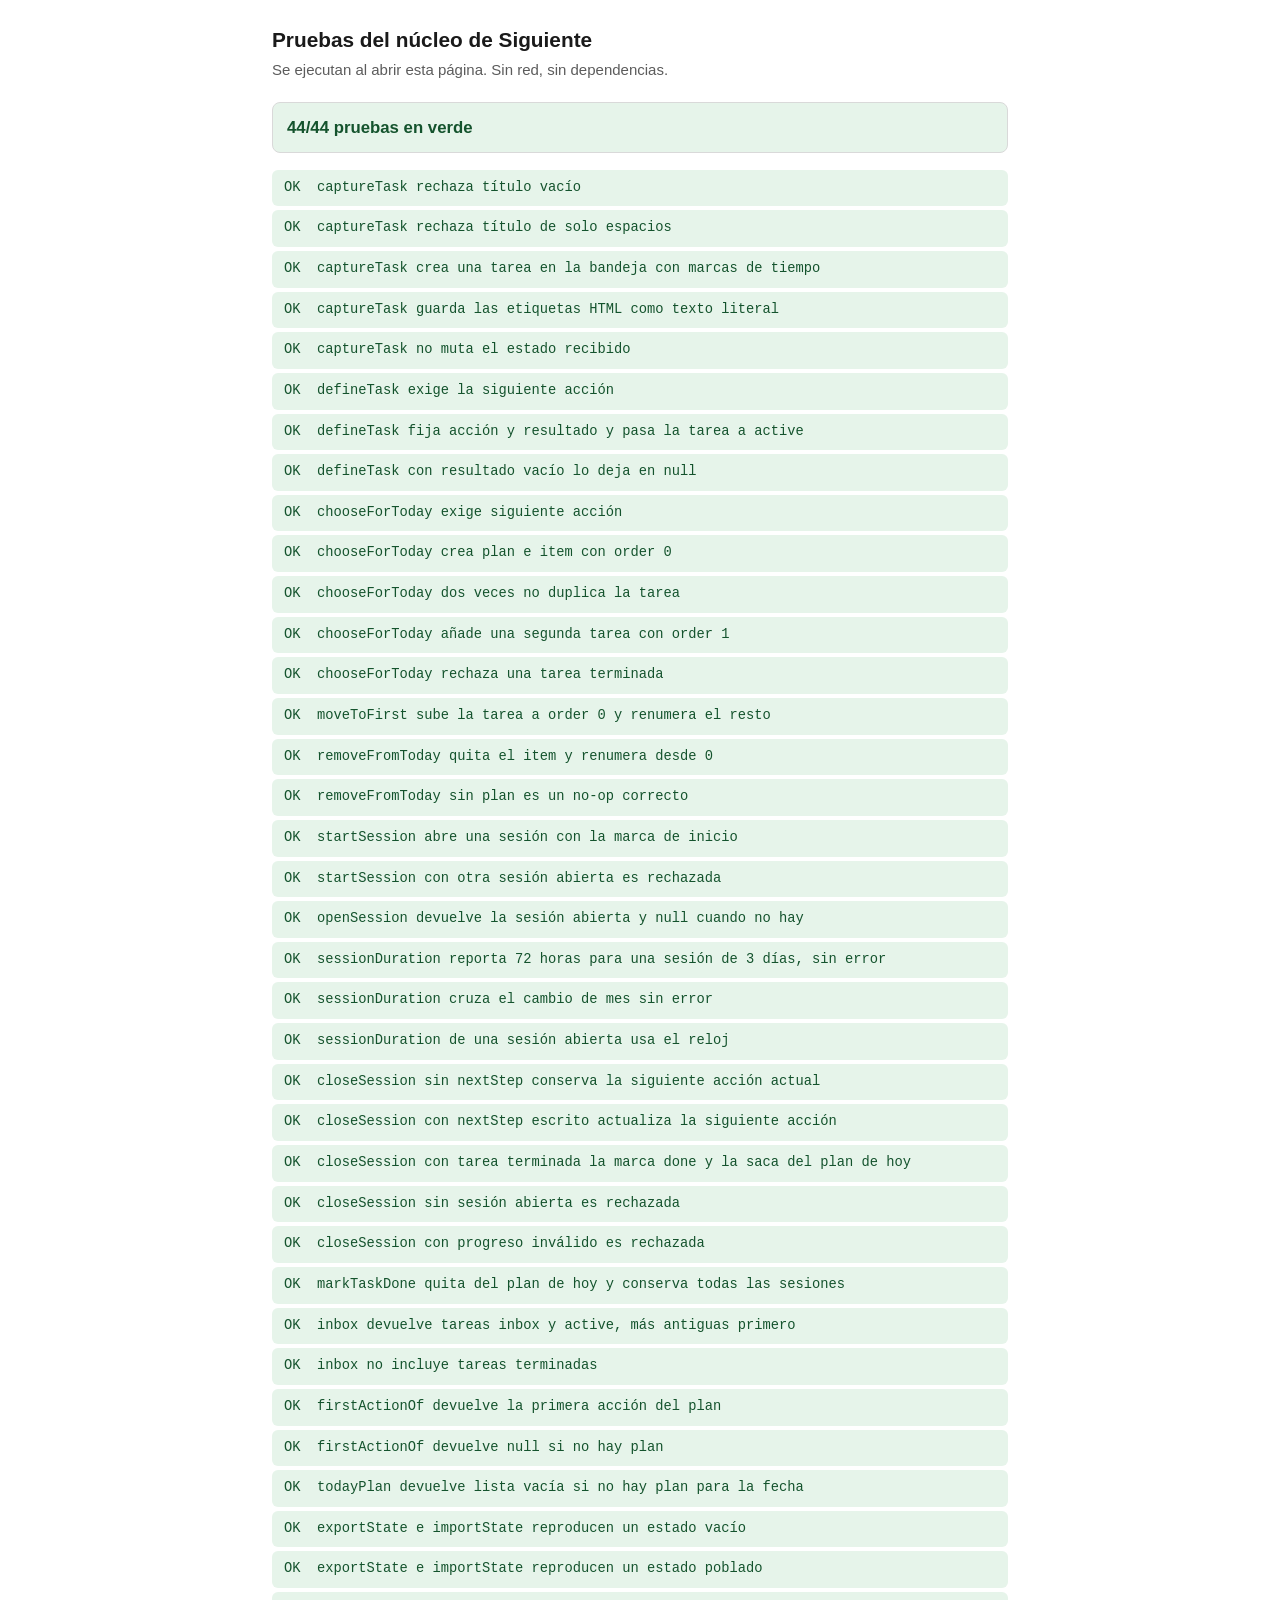
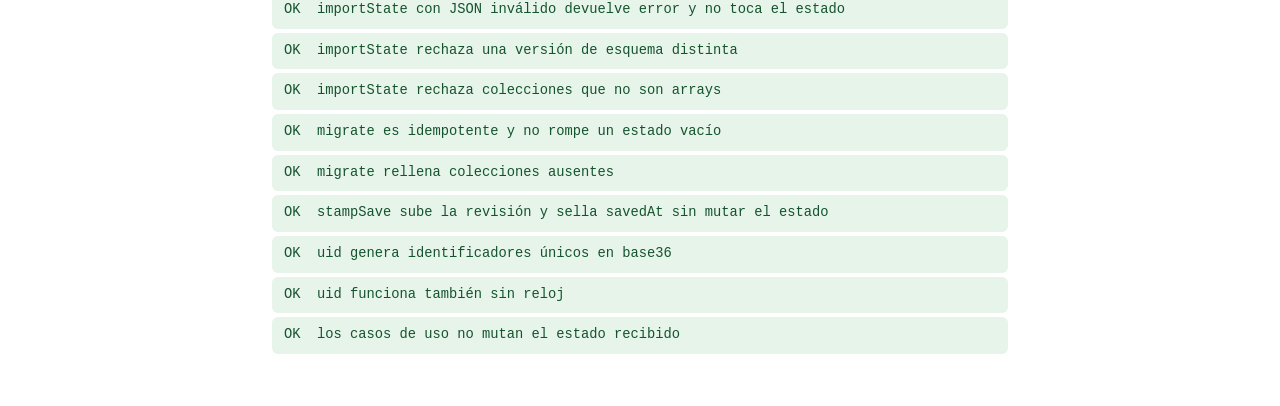
<file: tests.html>
<!DOCTYPE html>
<html lang="es">
<head>
  <meta charset="utf-8">
  <meta name="viewport" content="width=device-width, initial-scale=1">
  <title>Pruebas — Siguiente</title>
  <style>
    :root {
      --bg: #ffffff;
      --fg: #1a1a1a;
      --muted: #5c5c5c;
      --line: #d9d9d9;
      --bien-bg: #e6f4ea;
      --bien-fg: #14532d;
      --mal-bg: #fdecec;
      --mal-fg: #7a1616;
    }
    * { box-sizing: border-box; }
    body {
      margin: 0;
      padding: 24px 16px 48px;
      background: var(--bg);
      color: var(--fg);
      font: 15px/1.5 -apple-system, BlinkMacSystemFont, "Segoe UI", Roboto, Helvetica, Arial, sans-serif;
    }
    main { max-width: 46rem; margin: 0 auto; }
    h1 { font-size: 1.3rem; margin: 0 0 4px; }
    p.nota { color: var(--muted); margin: 0 0 20px; }
    .resumen {
      font-weight: 700;
      font-size: 1.05rem;
      padding: 12px 14px;
      border-radius: 8px;
      border: 1px solid var(--line);
    }
    .resumen.bueno { background: var(--bien-bg); color: var(--bien-fg); }
    .resumen.malo { background: var(--mal-bg); color: var(--mal-fg); }
    ul.lista { list-style: none; padding: 0; margin: 16px 0 0; }
    ul.lista li {
      padding: 8px 12px;
      border-radius: 6px;
      margin-bottom: 4px;
      font-family: ui-monospace, "SF Mono", Menlo, Consolas, monospace;
      font-size: 0.86rem;
      white-space: pre-wrap;
    }
    ul.lista li.bien { background: var(--bien-bg); color: var(--bien-fg); }
    ul.lista li.mal { background: var(--mal-bg); color: var(--mal-fg); font-weight: 700; }
  </style>
</head>
<body>
  <main>
    <h1>Pruebas del núcleo de Siguiente</h1>
    <p class="nota">Se ejecutan al abrir esta página. Sin red, sin dependencias.</p>
    <div id="resultado">Ejecutando…</div>
  </main>
  <script src="core.js"></script>
  <script src="tests.js"></script>
</body>
</html>
</file>
